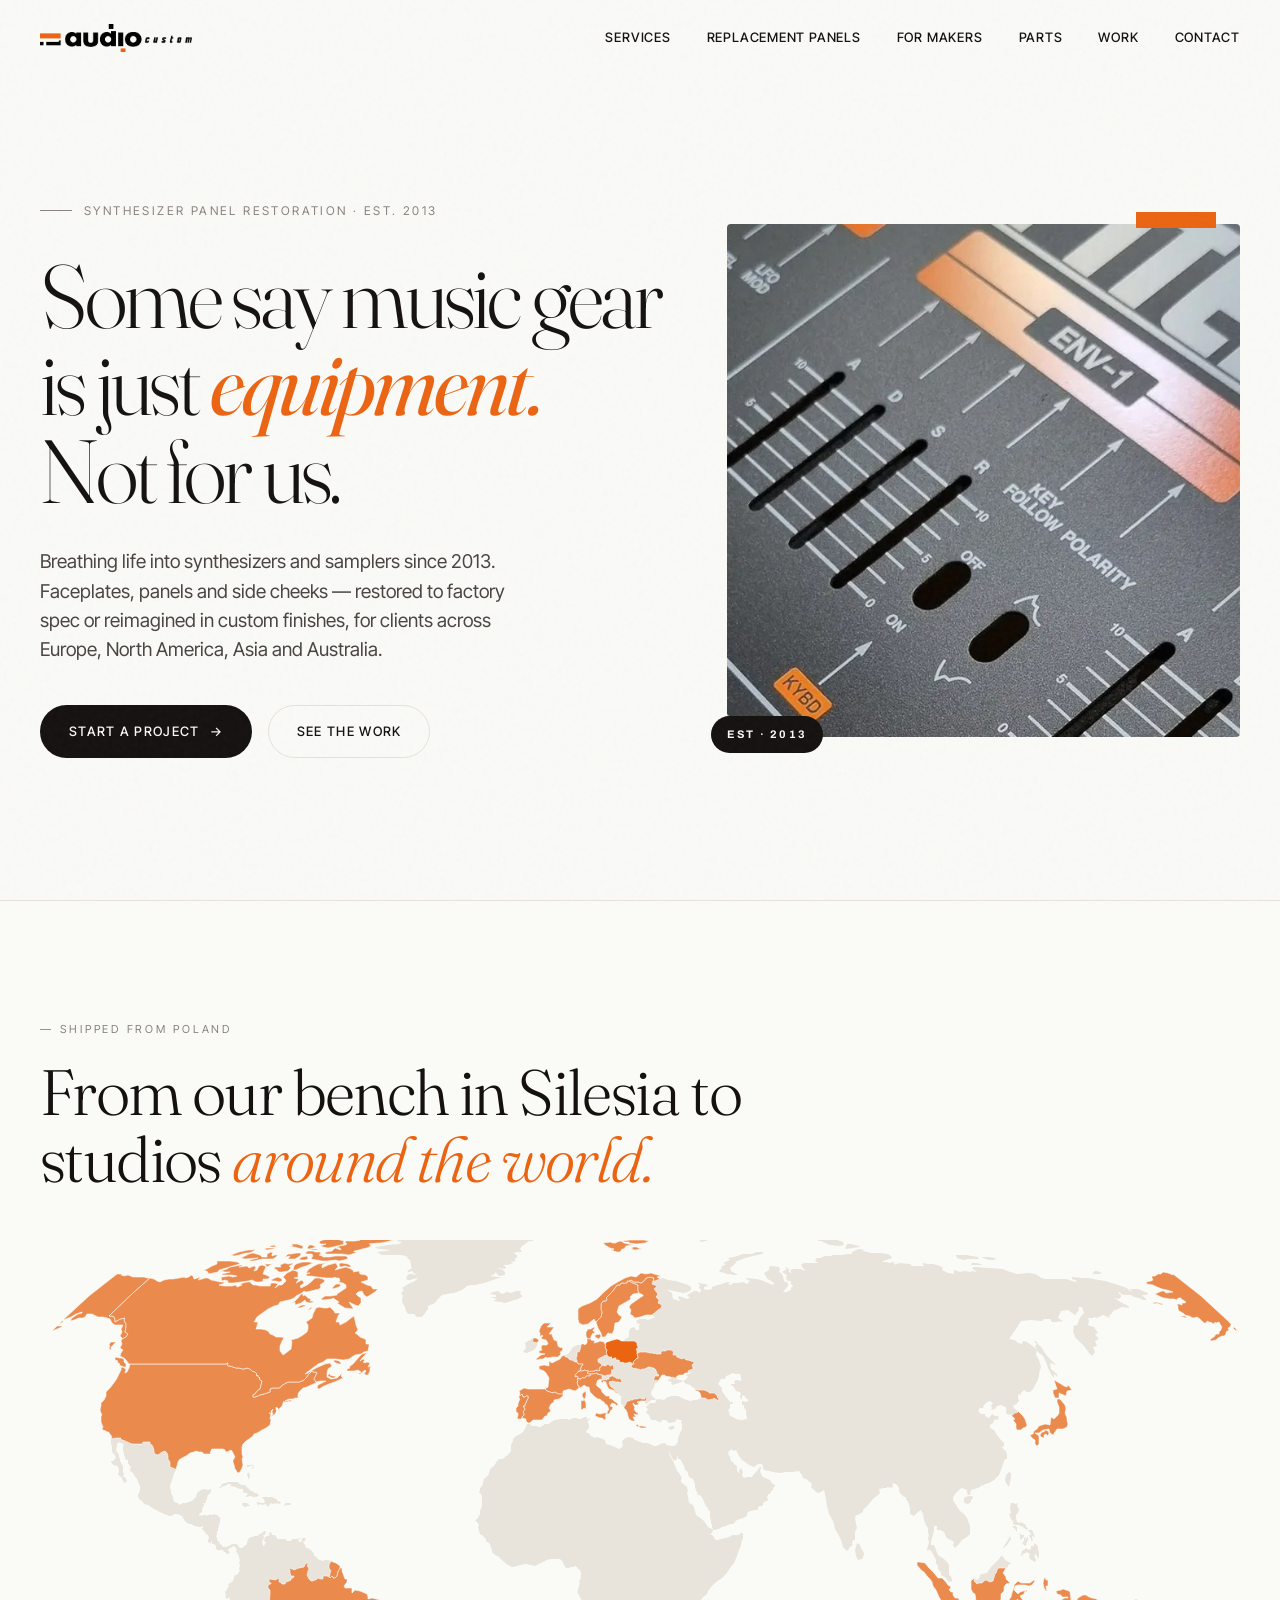
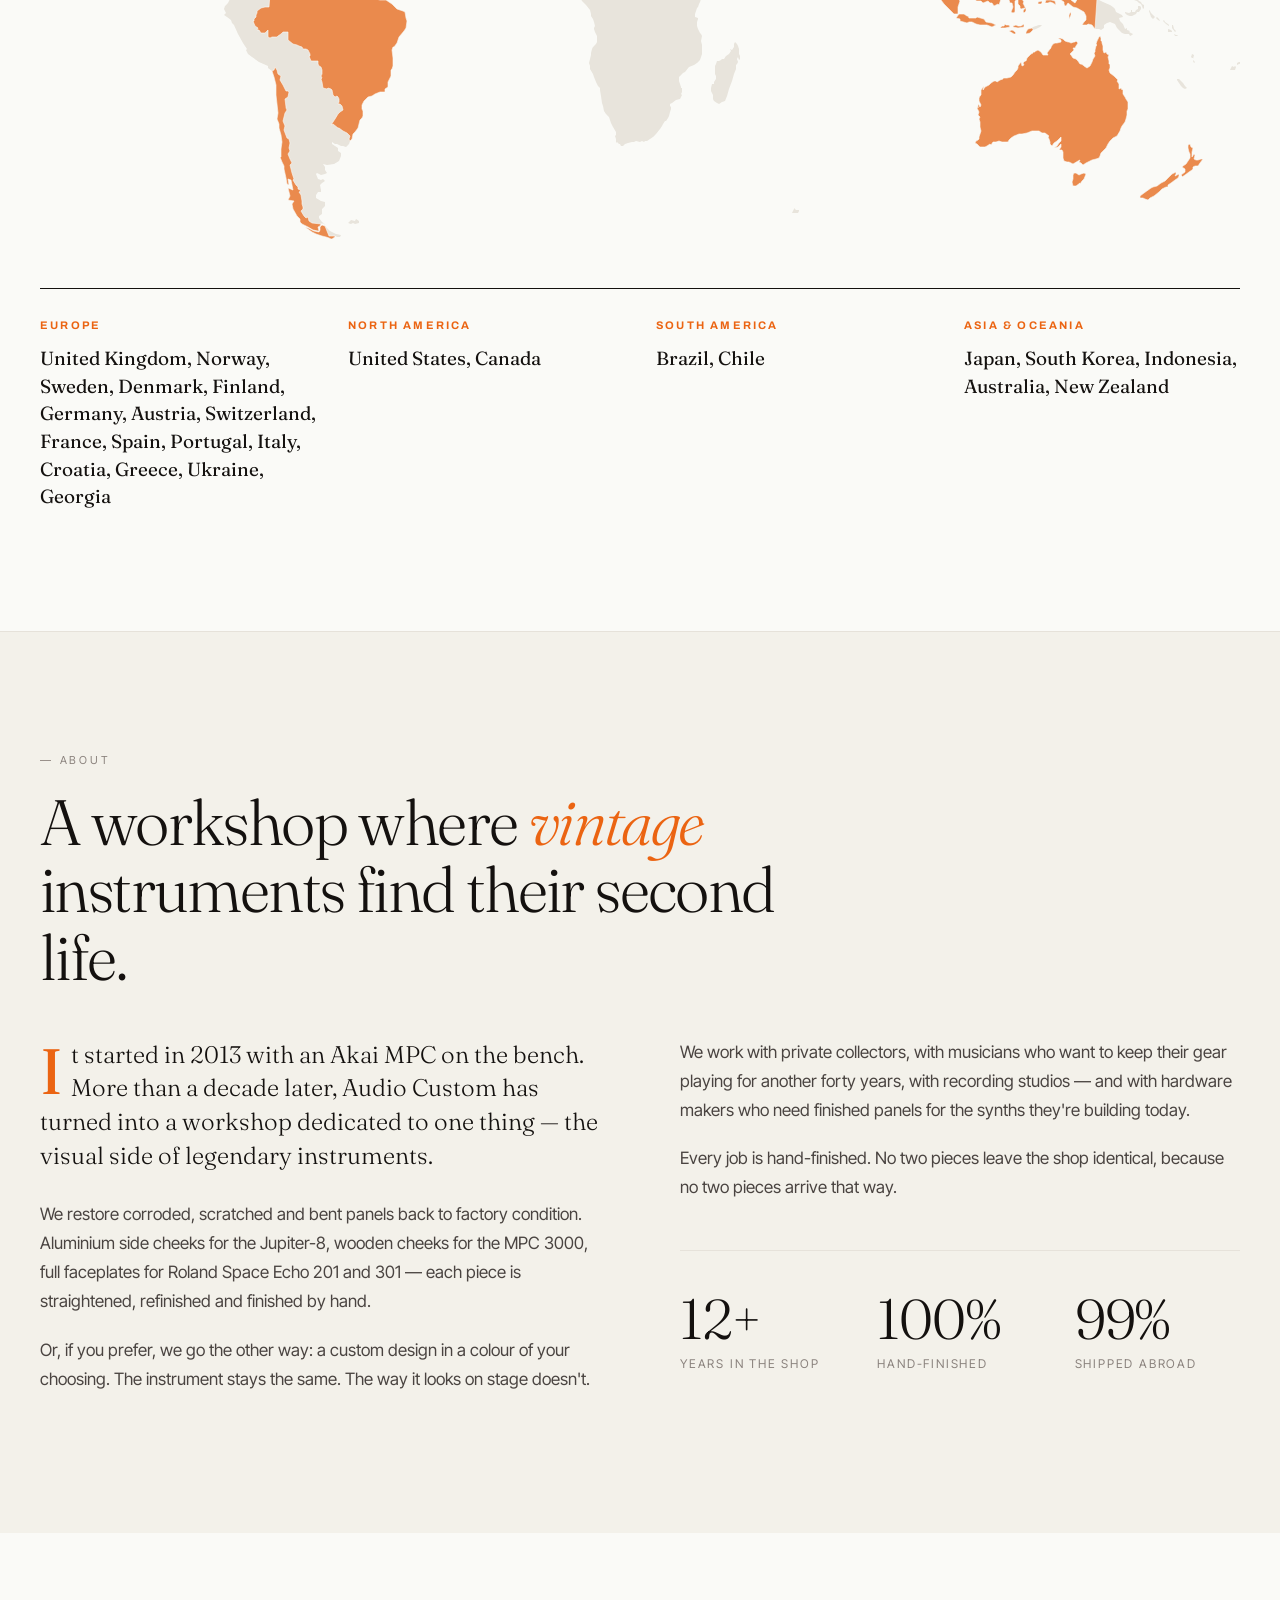
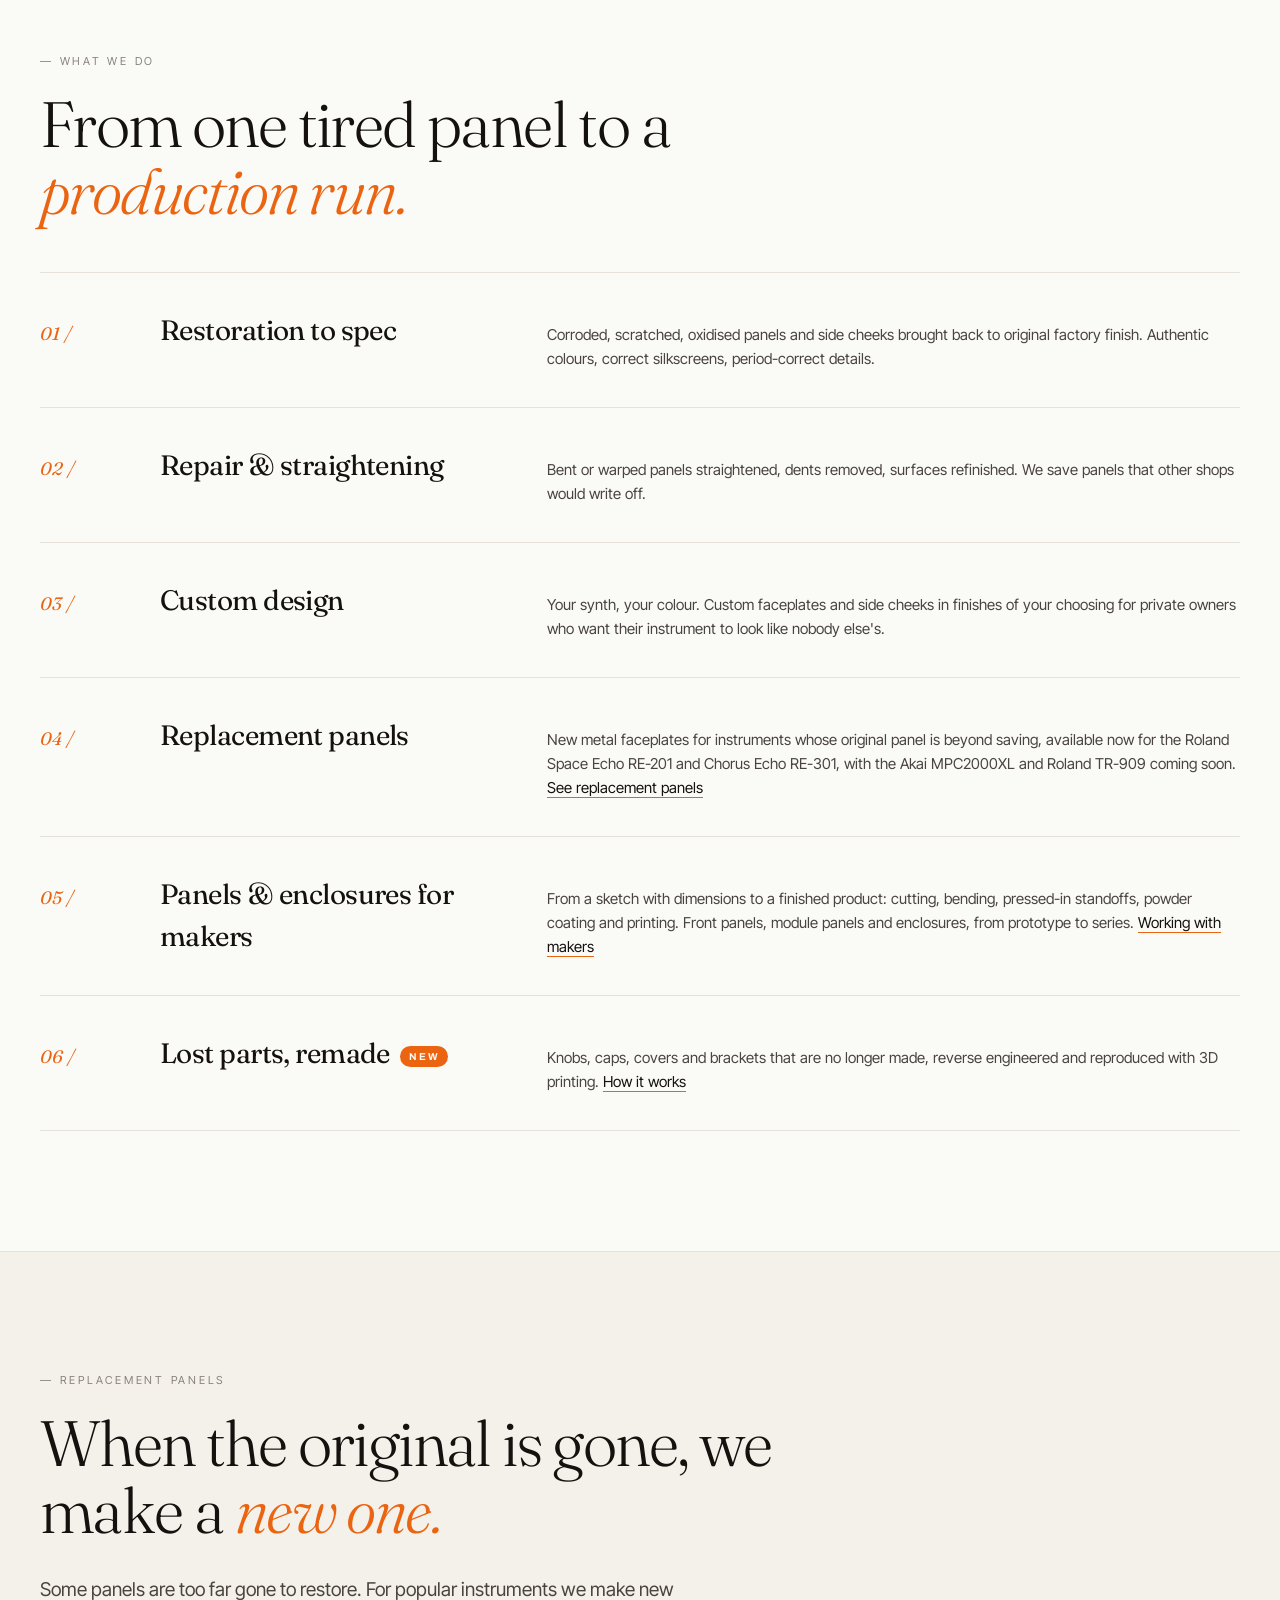
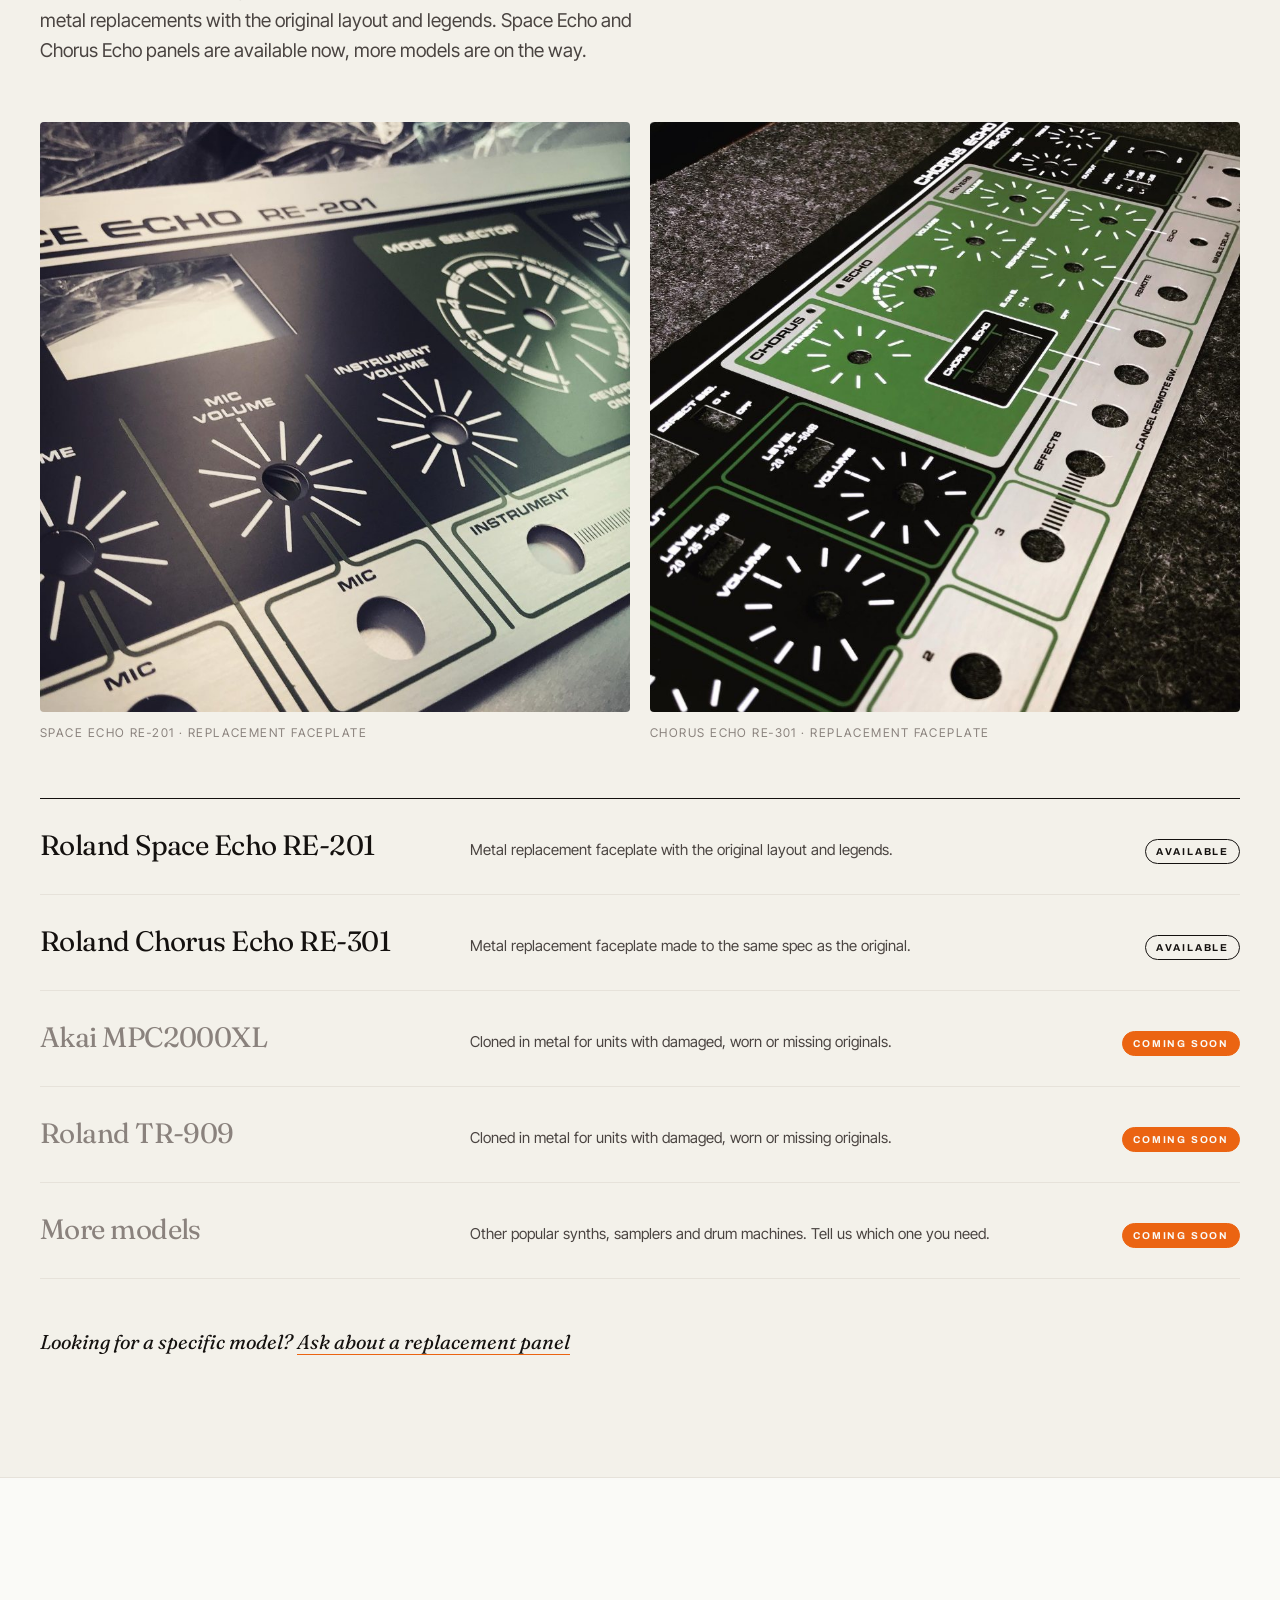
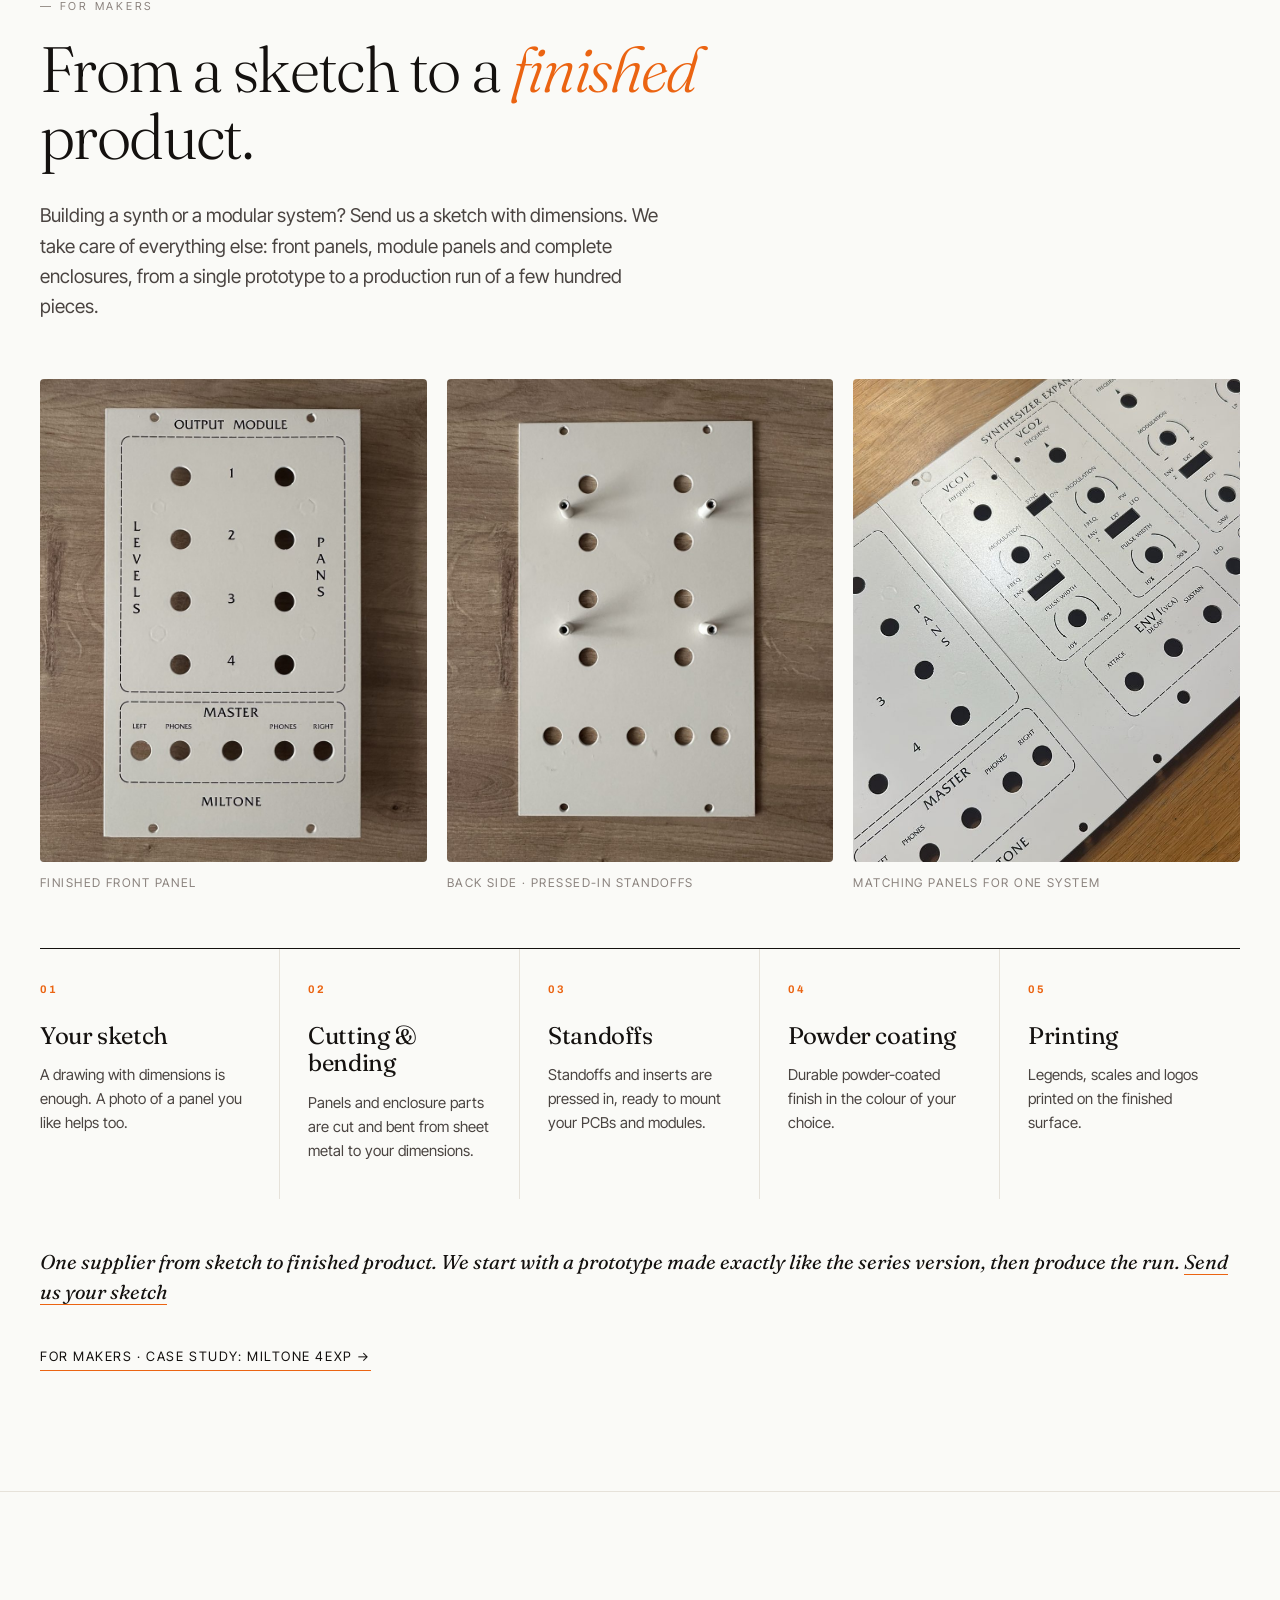
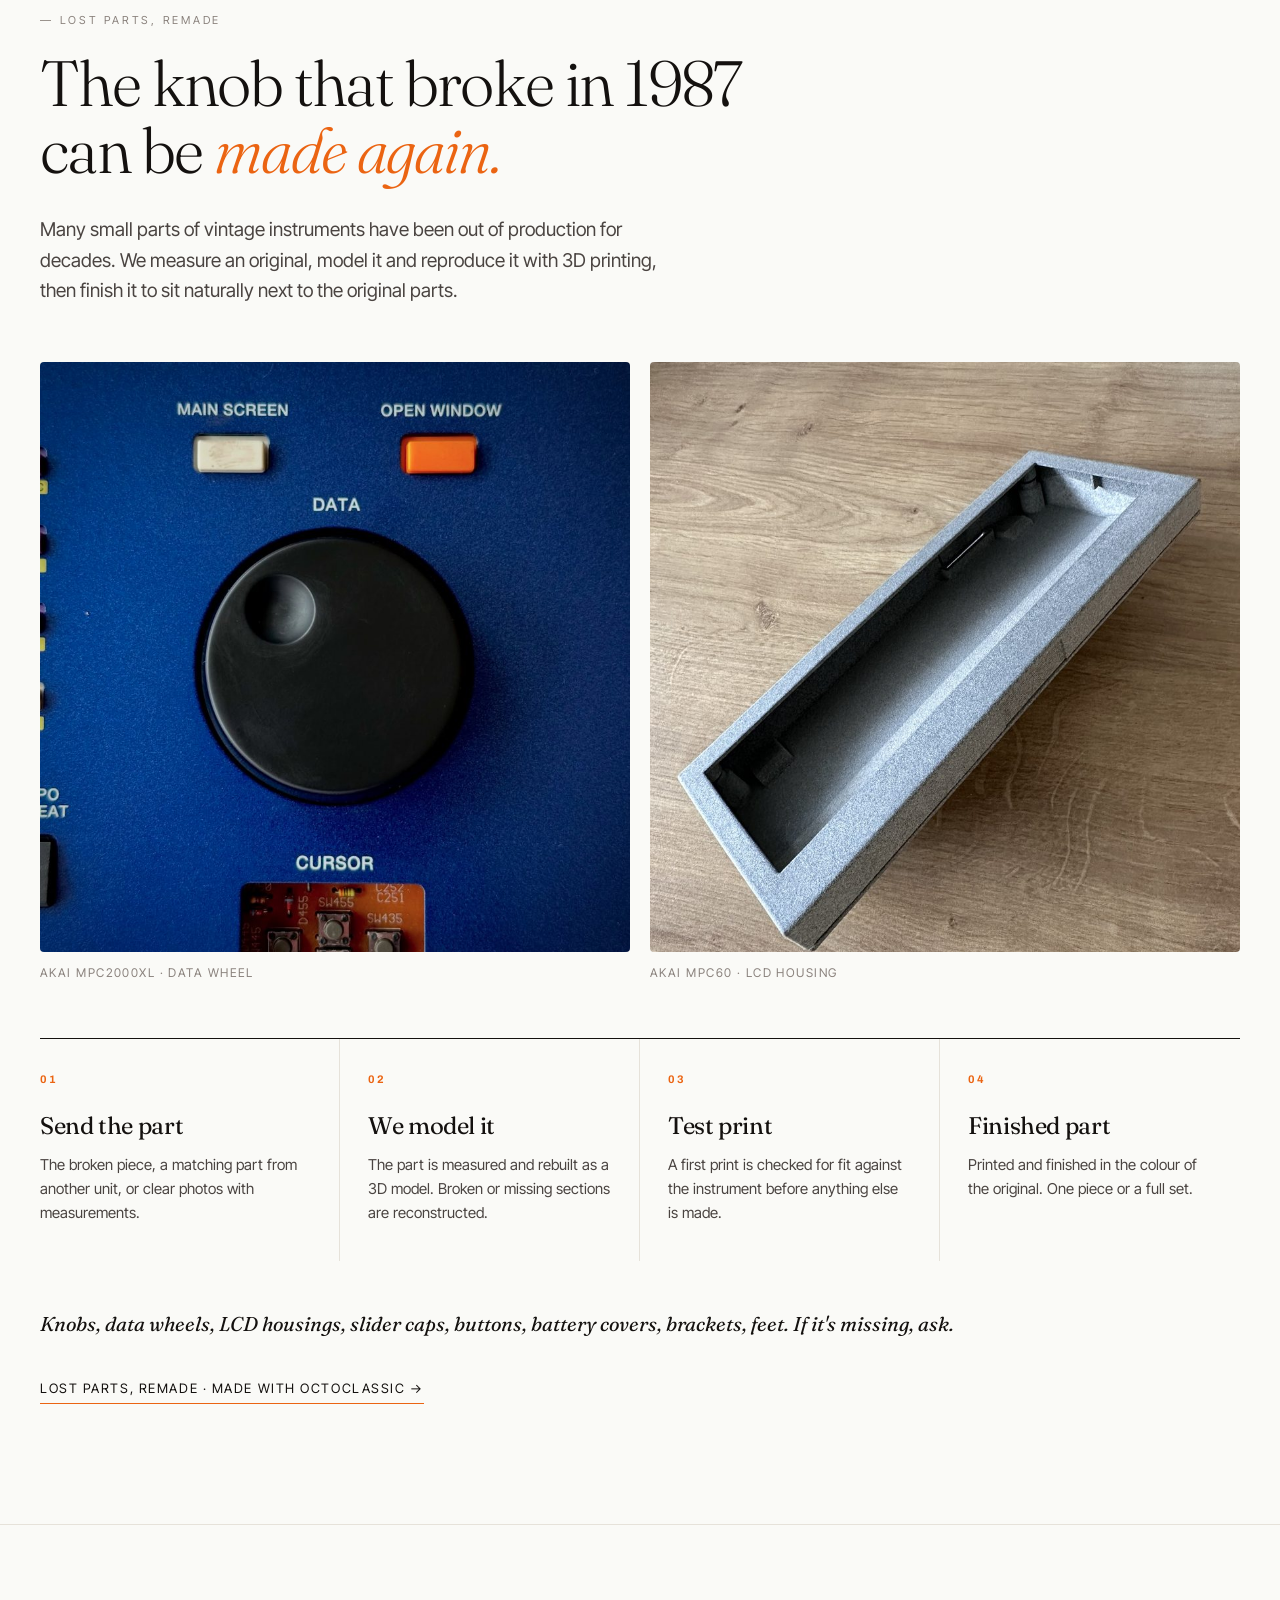
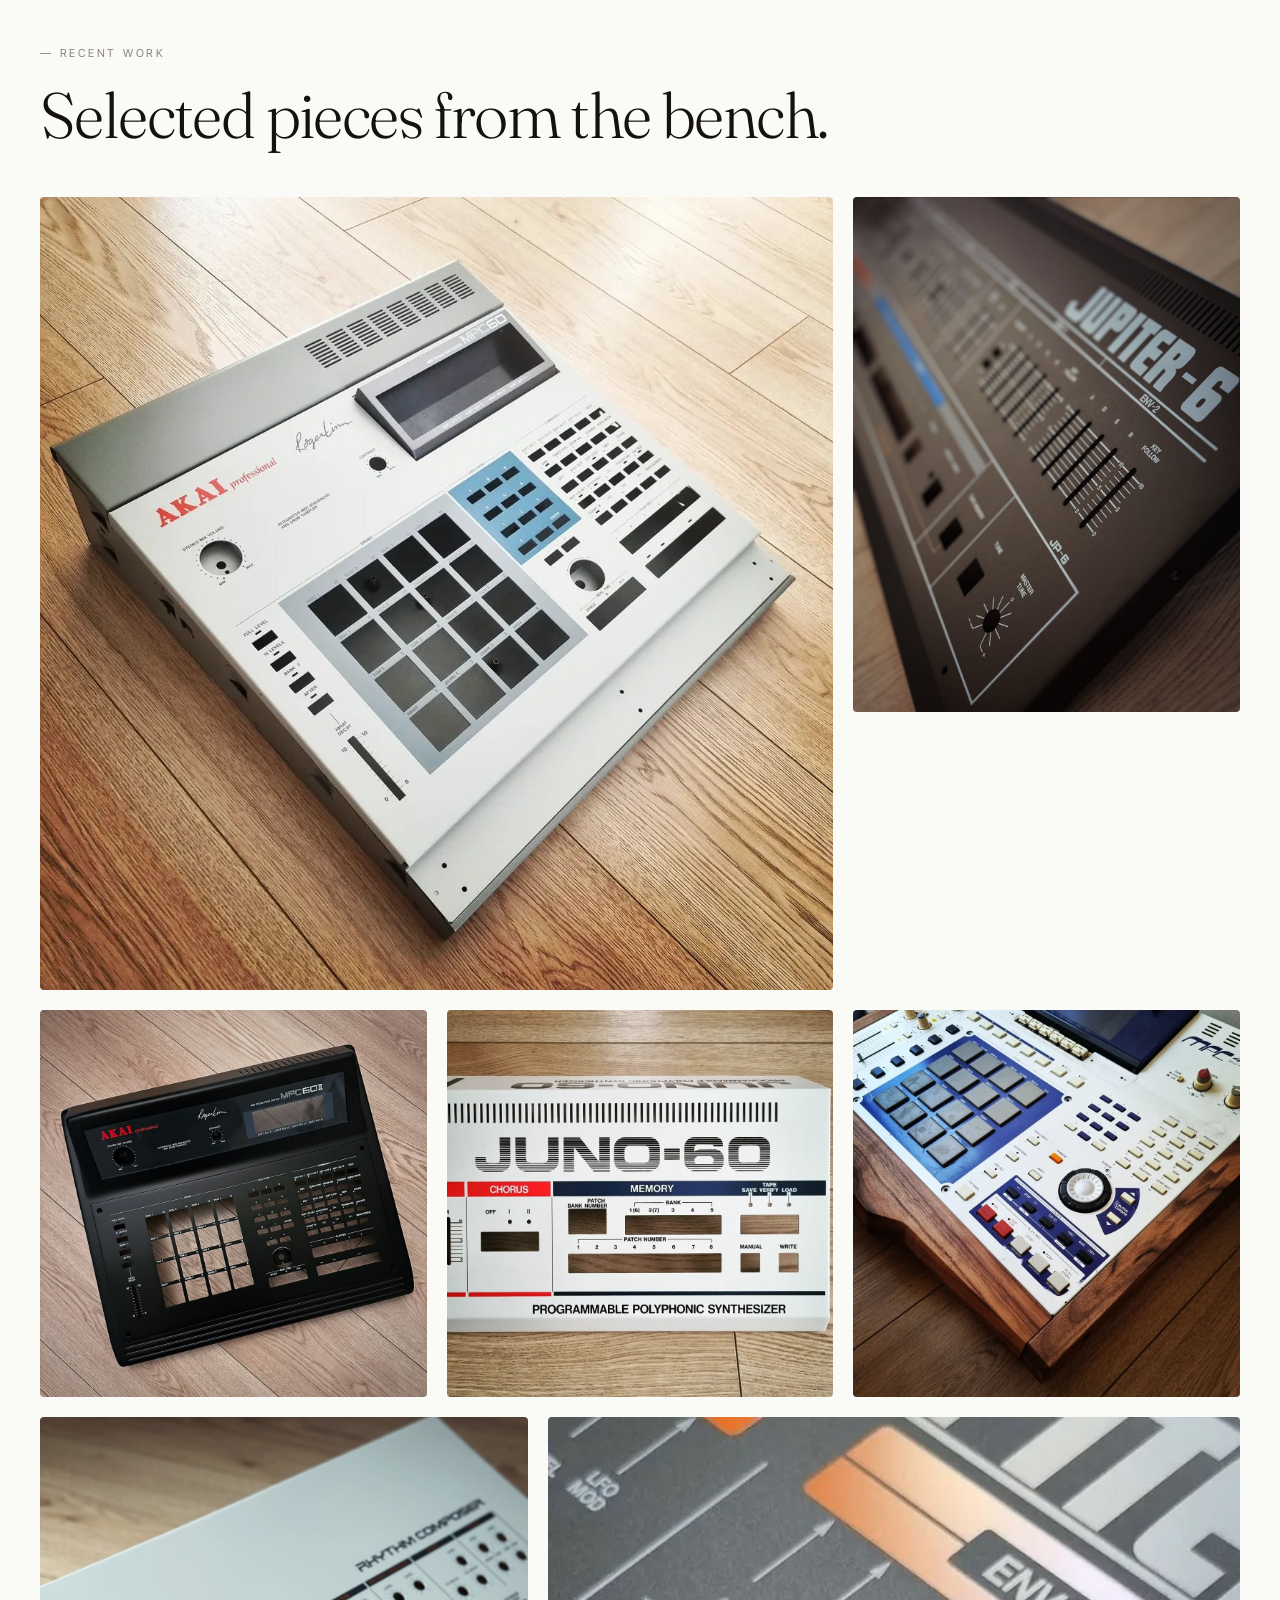
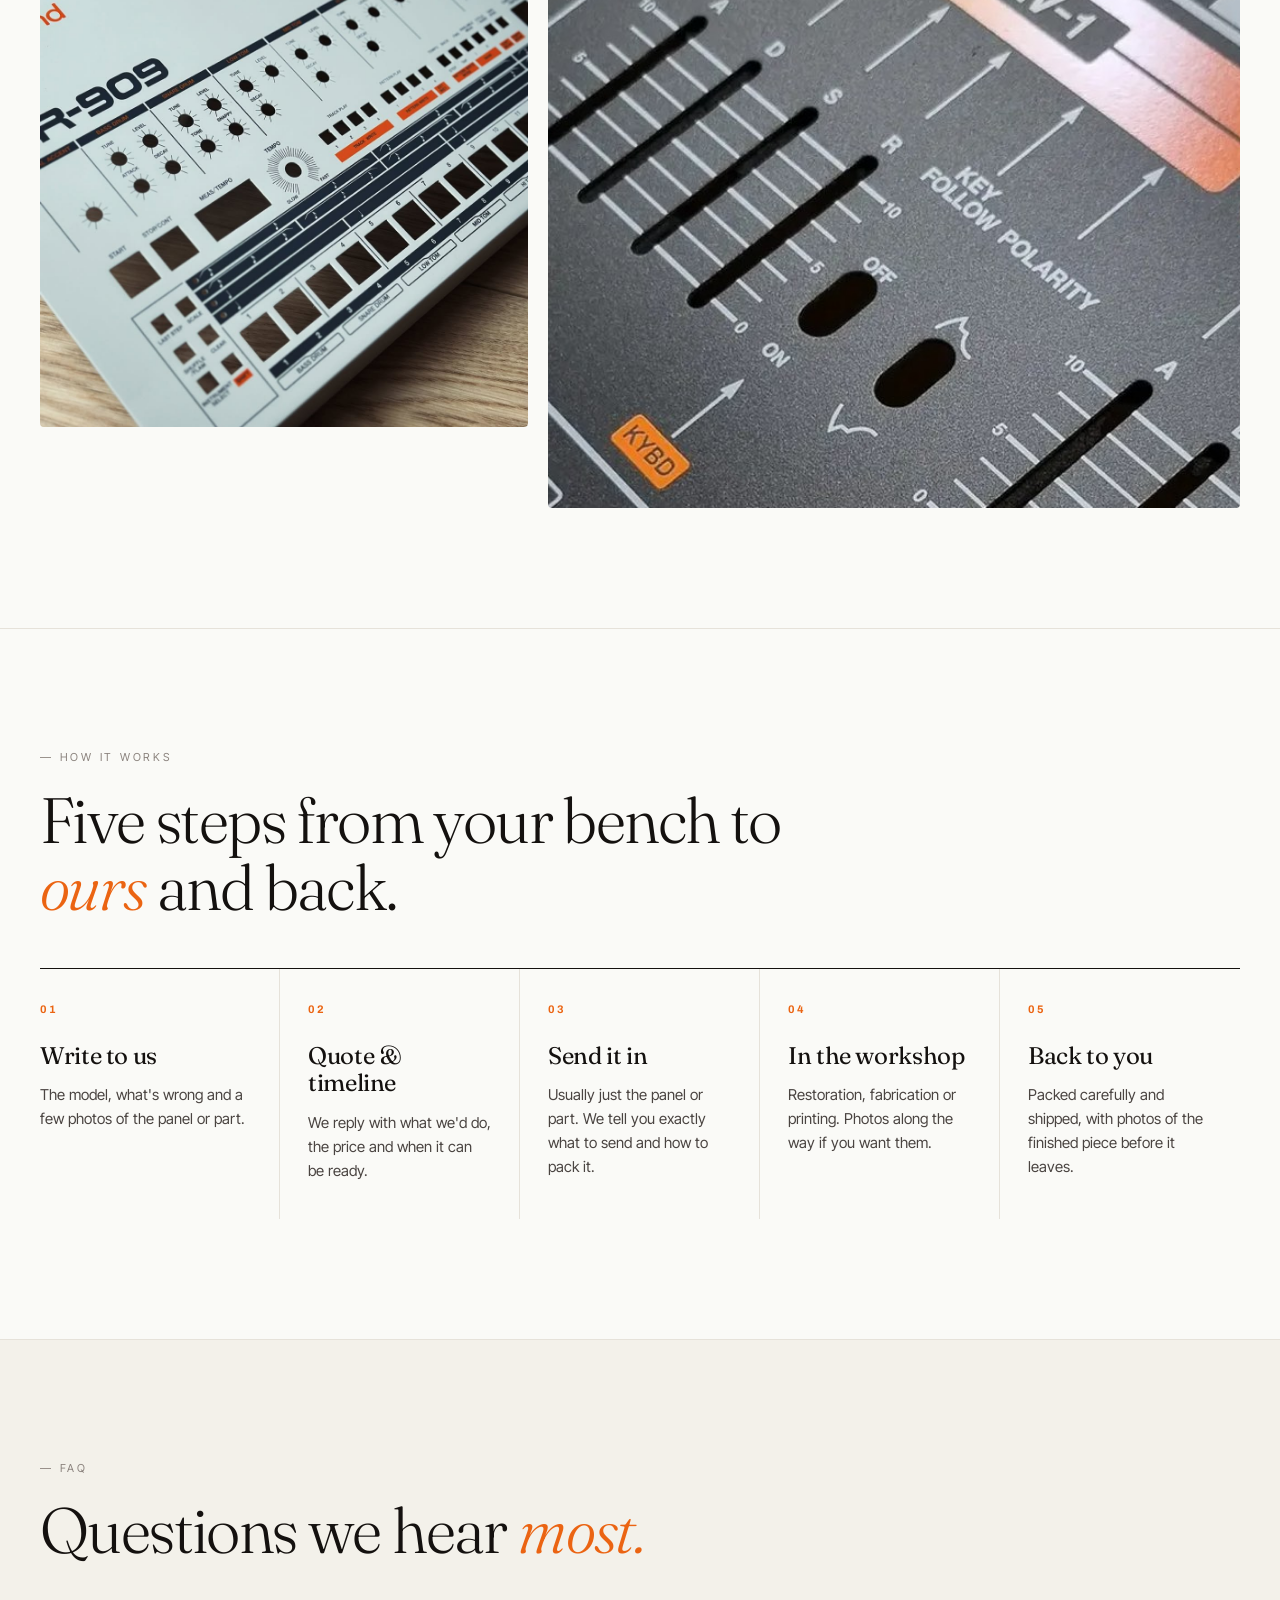
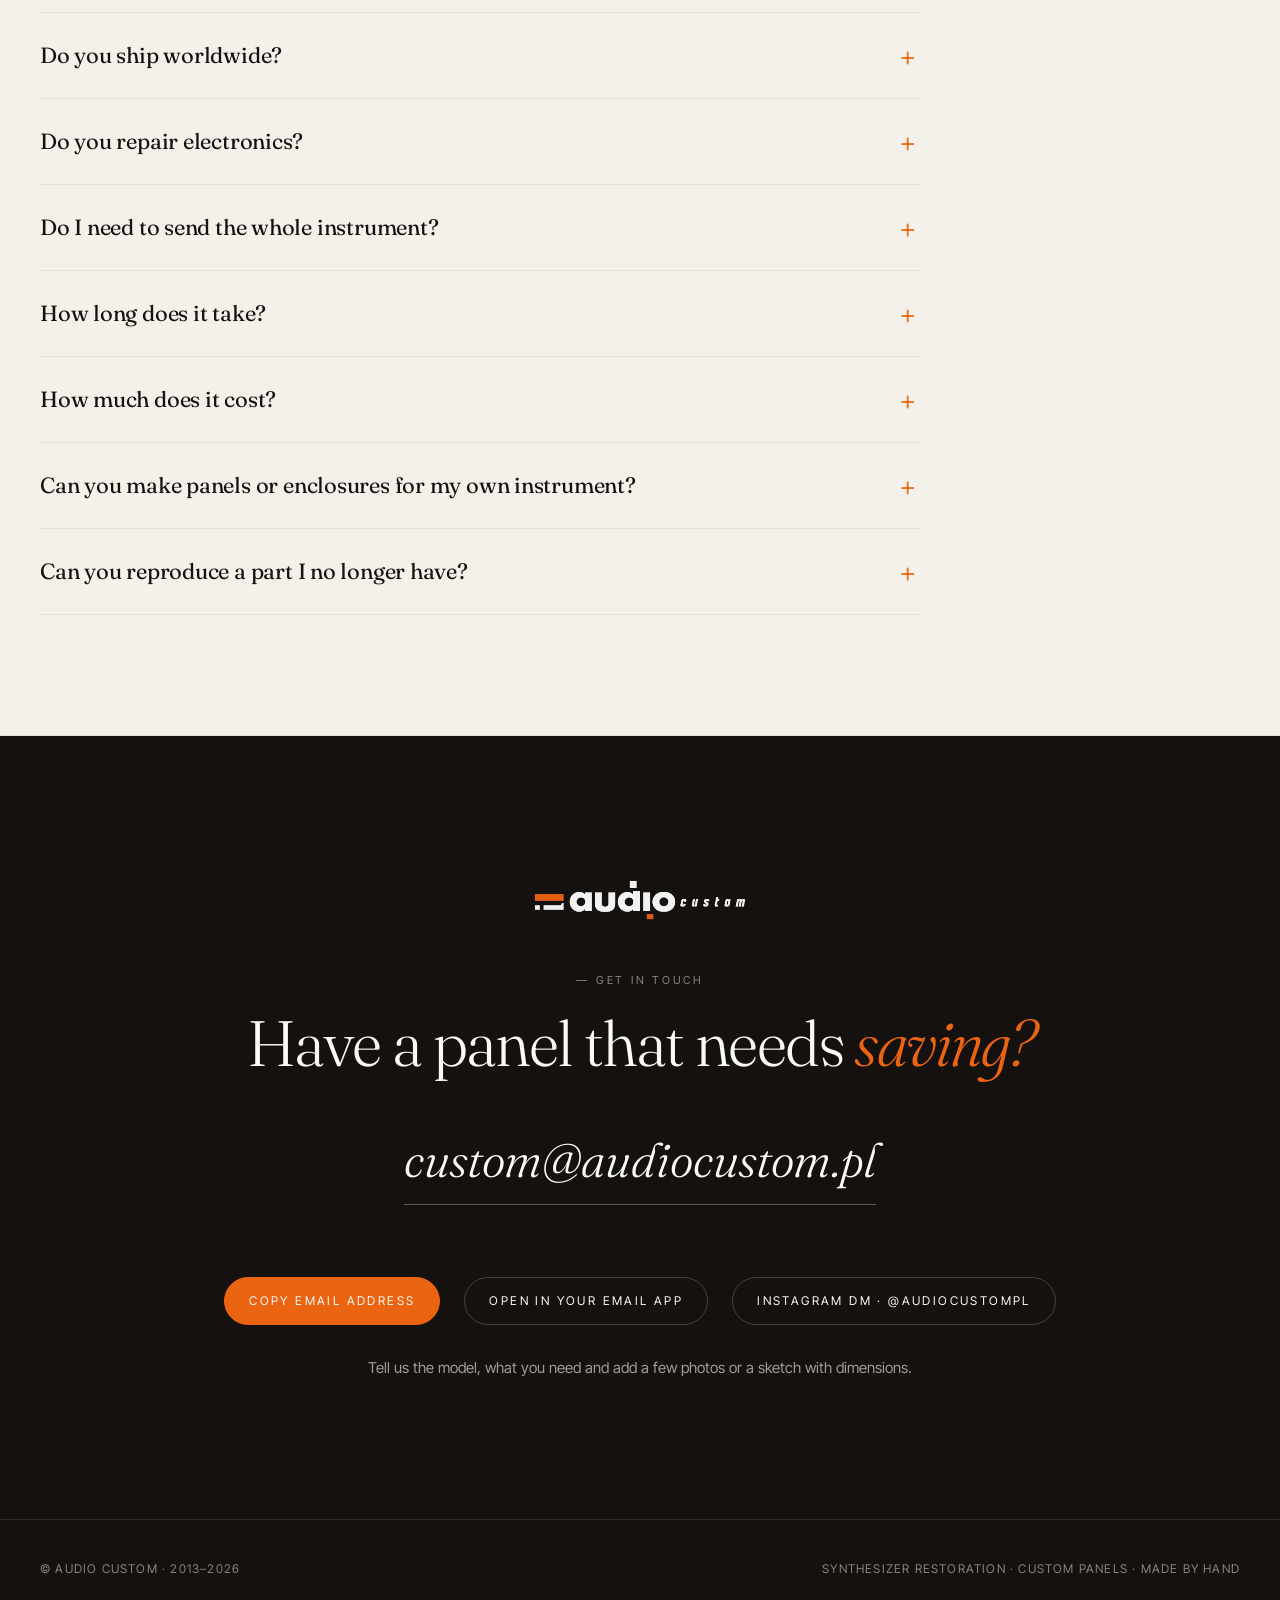
<file: index.html>
<!DOCTYPE html>
<html lang="en">
<head>
<meta charset="UTF-8" />
<meta name="viewport" content="width=device-width, initial-scale=1.0" />

<!-- ============ PRIMARY SEO ============ -->
<title>Synth Panel Restoration &amp; Replacement Panels | Audio Custom</title>
<meta name="description" content="Synth panel restoration since 2013. Replacement panels for Space Echo RE-201 &amp; Chorus Echo RE-301, custom panels and enclosures for makers. Ships worldwide." />
<meta name="keywords" content="synthesizer restoration, synth panel restoration, vintage synth restoration, replacement synth panels, Space Echo RE-201 panel, Chorus Echo RE-301 panel, MPC2000XL panel, TR-909 panel, custom synthesizer panels, synth enclosures, Eurorack panels, front panels for synth makers, powder coated panels, 3D printed synth knobs, Akai MPC restoration, Roland Jupiter-8 panel, Juno-60 panel" />
<meta name="author" content="Audio Custom" />
<meta name="robots" content="index, follow, max-image-preview:large" />

<!-- Canonical -->
<link rel="canonical" href="https://audiocustom.pl/" />


<!-- ============ OPEN GRAPH (Facebook, LinkedIn, etc.) ============ -->
<meta property="og:type" content="website" />
<meta property="og:url" content="https://audiocustom.pl/" />
<meta property="og:title" content="Audio Custom · Synth Panel Restoration, Replacement Panels &amp; Enclosures" />
<meta property="og:description" content="Restoration, replacement panels and custom enclosures for synthesizers and samplers. From a sketch to a finished product. Since 2013, shipped worldwide." />
<meta property="og:image" content="https://audiocustom.pl/og-image.jpg" />
<meta property="og:image:width" content="1200" />
<meta property="og:image:height" content="630" />
<meta property="og:image:alt" content="Restored Roland Jupiter-8 panel by Audio Custom" />
<meta property="og:site_name" content="Audio Custom" />
<meta property="og:locale" content="en_US" />

<!-- ============ TWITTER CARD ============ -->
<meta name="twitter:card" content="summary_large_image" />
<meta name="twitter:title" content="Audio Custom · Synth Panel Restoration, Replacement Panels &amp; Enclosures" />
<meta name="twitter:description" content="Restoration, replacement panels and custom enclosures for synthesizers and samplers. From a sketch to a finished product. Since 2013, shipped worldwide." />
<meta name="twitter:image" content="https://audiocustom.pl/og-image.jpg" />

<!-- ============ FAVICONS ============ -->
<link rel="icon" type="image/png" sizes="32x32" href="favicon-32.png" />
<link rel="icon" type="image/png" sizes="16x16" href="favicon-16.png" />
<link rel="apple-touch-icon" sizes="180x180" href="apple-touch-icon.png" />
<meta name="theme-color" content="#14110f" />

<!-- ============ SCHEMA.ORG STRUCTURED DATA ============ -->
<script type="application/ld+json">
{
  "@context": "https://schema.org",
  "@type": "LocalBusiness",
  "@id": "https://audiocustom.pl/#business",
  "name": "Audio Custom",
  "alternateName": "Audio Custom — Synthesizer Restoration",
  "description": "Synthesizer restoration workshop specializing in faceplates, panels and side cheeks for vintage and modern synthesizers and samplers. Restoration to factory spec or custom finishes.",
  "url": "https://audiocustom.pl/",
  "image": "https://audiocustom.pl/og-image.jpg",
  "logo": "https://audiocustom.pl/logo.png",
  "email": "custom@audiocustom.pl",
  "foundingDate": "2013",
  "priceRange": "$$",
  "address": {
    "@type": "PostalAddress",
    "addressCountry": "PL"
  },
  "sameAs": [
    "https://instagram.com/audiocustompl"
  ],
  "areaServed": [
    {"@type": "Place", "name": "Europe"},
    {"@type": "Place", "name": "North America"},
    {"@type": "Place", "name": "Asia"},
    {"@type": "Place", "name": "Australia"}
  ],
  "knowsAbout": [
    "Synthesizer restoration",
    "Vintage synthesizer panels",
    "Custom faceplates",
    "Roland Jupiter-8",
    "Roland Juno-6",
    "Roland Juno-60",
    "Roland Space Echo",
    "Akai MPC",
    "Korg MonoPoly",
    "LinnDrum"
  ],
  "makesOffer": [
    {
      "@type": "Offer",
      "itemOffered": {
        "@type": "Service",
        "name": "Synthesizer panel restoration to factory spec",
        "description": "Corroded, scratched, oxidised panels and side cheeks restored to original factory finish."
      }
    },
    {
      "@type": "Offer",
      "itemOffered": {
        "@type": "Service",
        "name": "Panel repair and straightening",
        "description": "Bent or warped panels straightened, dents removed, surfaces refinished."
      }
    },
    {
      "@type": "Offer",
      "itemOffered": {
        "@type": "Service",
        "name": "Custom synthesizer panel design",
        "description": "Custom faceplates and side cheeks in finishes of your choosing for private owners and hardware manufacturers."
      }
    },
    {
      "@type": "Offer",
      "itemOffered": {
        "@type": "Product",
        "name": "Replacement synthesizer panels",
        "description": "Metal replacement faceplates with the original layout and legends: Roland Space Echo RE-201 and Chorus Echo RE-301 available; Akai MPC2000XL and Roland TR-909 coming soon."
      }
    },
    {
      "@type": "Offer",
      "itemOffered": {
        "@type": "Service",
        "name": "Front panels, module panels and enclosures for synthesizer makers",
        "description": "Front panels, module panels and lacquered sheet-metal enclosures for custom synthesizers, from prototype to production run."
      }
    },
    {
      "@type": "Offer",
      "itemOffered": {
        "@type": "Service",
        "name": "Reverse engineering and 3D-printed replacement parts",
        "description": "Discontinued knobs, caps, covers and brackets for vintage instruments, measured, modelled and reproduced with 3D printing."
      }
    }
  ]
}
</script>

<script type="application/ld+json">
{
  "@context": "https://schema.org",
  "@type": "FAQPage",
  "mainEntity": [
    {
      "@type": "Question",
      "name": "Do you ship worldwide?",
      "acceptedAnswer": {
        "@type": "Answer",
        "text": "Yes. About 99% of our work goes abroad: to clients across Europe, North America, Asia and Australia. Panels and parts are packed for long-distance transit and we agree the shipping method with you for each job. Distance is not a problem, it's how we work every day."
      }
    },
    {
      "@type": "Question",
      "name": "Do you repair electronics?",
      "acceptedAnswer": {
        "@type": "Answer",
        "text": "No. We work on the visual side only: panels, side cheeks, enclosures and small parts. Electronic repairs stay with your technician, and we're happy to work alongside them."
      }
    },
    {
      "@type": "Question",
      "name": "Do I need to send the whole instrument?",
      "acceptedAnswer": {
        "@type": "Answer",
        "text": "Usually not. Most jobs need only the panel, the side cheeks or the part itself. Tell us the model and the job, and we'll say exactly what to send."
      }
    },
    {
      "@type": "Question",
      "name": "How long does it take?",
      "acceptedAnswer": {
        "@type": "Answer",
        "text": "It depends on the job and the queue. You get a timeline together with the quote, before anything is sent."
      }
    },
    {
      "@type": "Question",
      "name": "How much does it cost?",
      "acceptedAnswer": {
        "@type": "Answer",
        "text": "Every job is quoted individually, because every panel arrives in a different condition. Send photos and we'll give you a price."
      }
    },
    {
      "@type": "Question",
      "name": "Can you make panels or enclosures for my own instrument?",
      "acceptedAnswer": {
        "@type": "Answer",
        "text": "Yes, from a single prototype to a production run of a few hundred pieces. A sketch with dimensions is enough. We handle cutting, bending, standoffs, powder coating and printing. Tell us the quantity you have in mind. More for makers"
      }
    },
    {
      "@type": "Question",
      "name": "Can you reproduce a part I no longer have?",
      "acceptedAnswer": {
        "@type": "Answer",
        "text": "Often yes. We need something to measure: a matching part from another unit, or clear photos with dimensions. How part reproduction works"
      }
    }
  ]
}
</script>

<!-- ============ FONTS ============ -->
<link rel="preconnect" href="https://fonts.googleapis.com">
<link rel="preconnect" href="https://fonts.gstatic.com" crossorigin>
<link href="https://fonts.googleapis.com/css2?family=Fraunces:ital,opsz,wght@0,9..144,300;0,9..144,400;0,9..144,500;0,9..144,600;1,9..144,400&family=Inter+Tight:wght@300;400;500;600&family=Archivo:wght@500;700;900&display=swap" rel="stylesheet">

<link rel="stylesheet" href="/site.css" />
</head>
<body>

<nav id="nav">
  <a href="/" class="logo" aria-label="Audio Custom home"><img src="/logo.png" alt="Audio Custom" width="1662" height="306" /></a>
  <button type="button" class="menu-toggle" aria-expanded="false" aria-controls="nav-links">Menu</button>
  <div class="nav-links" id="nav-links">
    <a href="/#services">Services</a>
    <a href="/#replacement">Replacement panels</a>
    <a href="/makers/">For makers</a>
    <a href="/parts/">Parts</a>
    <a href="/#gallery">Work</a>
    <a href="#contact">Contact</a>
  </div>
</nav>

<!-- ============ HERO ============ -->
<header class="hero">
  <div class="hero-text">
    <div class="eyebrow">Synthesizer panel restoration · Est. 2013</div>
    <h1>Some say music gear is just <em>equipment.</em><br/>Not for us.</h1>
    <p class="lead">Breathing life into synthesizers and samplers since 2013. Faceplates, panels and side cheeks — restored to factory spec or reimagined in custom finishes, for clients across Europe, North America, Asia and Australia.</p>
    <div class="cta-row">
      <a href="#contact" class="btn btn-primary">Start a project <span class="arrow">→</span></a>
      <a href="#gallery" class="btn btn-ghost">See the work</a>
    </div>
  </div>

  <div class="hero-image">
    <img src="hero.jpg" alt="Restored Roland Jupiter-8 panel detail" fetchpriority="high" width="1200" height="630" />
  </div>
</header>

<!-- ============ ROUTES ============ -->
<section class="routes" id="worldwide">
  <div class="routes-wrap">
    <div class="section-label">— Shipped from Poland</div>
    <h2>From our bench in Silesia to studios <em>around the world.</em></h2>
    <svg class="routes-map" viewBox="0 0 1200 600" role="img" aria-labelledby="routes-title">
<title id="routes-title">Map of routes from our workshop in Poland to clients in Austria, Germany, Croatia, Denmark, Ukraine, Switzerland, Sweden, Italy, Finland, Norway, France, United Kingdom, Greece, Spain, Georgia, Portugal, USA, South Korea, Canada, Japan, Indonesia, Brazil, Chile, Australia, New Zealand</title>
<path class="land" d="M378,693L379,695L379,696L373,696L368,696L363,695L363,695L361,694L367,694L373,694L373,693L374,692ZM1072,691L1066,692L1065,690L1065,689L1066,689L1065,688L1069,687L1073,687L1074,689L1074,690ZM411,686L416,688L418,690L420,691L421,693L418,694L414,695L410,695L405,696L398,696L394,695L393,694L398,693L399,692L400,690L400,689L401,688L402,686L403,686L407,686ZM184,670L189,671L191,670L191,671L189,672L185,672L181,671L180,670ZM172,670L178,672L176,671L172,671L167,670L168,669ZM242,664L246,665L249,664L252,667L250,666L246,666L243,666L239,667L235,666L232,664L233,664L238,664ZM328,661L330,662L330,664L330,665L327,666L325,667L321,666L321,665L318,666L315,666L312,665L311,663L313,662L315,661L318,662L318,660L317,658L315,655L315,653L317,653L320,654L322,656L324,657L326,659ZM164,707L173,708L181,708L185,708L190,707L187,706L177,706L167,705L162,704L153,704L150,702L148,701L147,700L143,699L139,699L134,696L134,696L138,696L144,697L147,696L149,695L149,694L146,693L141,692L135,691L129,691L123,690L122,690L110,683L110,683L110,683L115,684L119,684L121,683L123,682L125,681L128,681L126,680L123,678L122,677L125,676L128,678L132,677L134,676L137,676L141,676L143,675L145,674L148,673L150,673L153,674L156,673L161,674L165,674L168,673L172,674L177,674L180,674L185,674L189,674L193,674L194,673L197,672L201,673L204,672L206,671L209,672L211,673L215,675L216,674L221,675L225,675L230,676L233,676L236,676L241,676L245,676L250,677L249,675L246,674L244,673L240,672L237,671L235,670L231,667L234,667L238,668L241,667L245,668L249,669L252,670L256,671L259,670L262,669L265,669L269,670L273,670L272,667L276,668L280,669L283,669L287,670L291,670L295,671L299,672L300,670L300,669L304,670L308,670L311,671L314,672L318,672L320,671L322,670L325,669L329,669L332,668L335,668L335,666L335,665L333,663L332,662L329,660L328,659L326,658L325,656L324,655L324,653L325,651L324,650L322,648L321,647L321,645L322,644L323,642L325,641L327,640L327,638L328,637L329,636L332,636L333,635L335,634L337,633L339,632L340,631L342,631L345,632L344,633L342,634L341,635L338,634L336,635L334,636L333,637L332,638L332,639L333,641L335,642L334,643L331,644L330,645L329,646L328,648L329,649L331,651L333,652L336,653L339,654L342,656L343,657L345,659L347,660L349,661L352,665L353,666L354,668L356,669L357,671L357,672L356,674L353,674L352,675L351,677L348,678L345,679L342,679L339,680L338,681L333,682L329,681L324,682L320,682L322,683L327,684L331,685L333,686L331,687L326,687L323,687L325,689L326,690L330,691L332,692L337,694L343,694L349,695L353,696L359,697L366,697L374,698L379,699L385,700L389,701L391,702L393,701L397,701L400,700L405,699L408,698L415,698L422,699L427,699L428,698L431,697L437,697L442,696L447,696L452,695L457,695L461,694L458,693L456,692L456,690L451,691L445,691L440,691L439,690L437,687L438,687L442,686L446,685L449,684L451,683L453,682L457,681L460,681L462,680L466,680L470,680L473,679L476,678L479,677L483,676L485,675L487,674L487,672L484,672L485,670L486,669L489,668L492,667L494,666L496,665L497,663L499,662L502,662L504,663L508,664L508,662L509,661L512,661L513,662L517,663L520,662L524,662L527,662L529,663L532,662L534,661L538,661L541,660L544,659L547,659L549,658L551,657L553,658L556,657L559,659L560,660L564,660L565,658L568,657L572,657L573,659L575,657L578,657L582,657L585,657L588,657L592,657L593,659L595,660L598,659L602,659L605,659L608,659L611,658L614,658L617,657L620,656L623,656L625,655L627,653L629,651L632,652L633,653L635,654L638,654L640,655L642,656L646,655L647,654L650,653L653,652L656,651L659,650L662,650L664,649L667,648L670,648L673,647L675,646L678,646L680,645L681,644L684,643L687,642L690,641L693,641L695,641L698,641L700,643L700,644L703,646L704,647L708,647L710,648L712,649L715,649L717,649L720,647L723,648L726,648L728,649L731,649L734,649L735,653L735,654L734,656L731,657L728,658L728,660L732,660L731,661L729,663L727,664L729,665L732,666L736,665L738,664L739,662L741,661L743,660L744,658L747,657L749,656L752,656L755,656L758,655L760,654L762,652L764,651L768,650L771,649L773,648L775,647L777,646L780,647L783,646L786,646L789,646L792,645L795,642L795,643L796,645L798,646L801,646L804,646L807,646L810,646L812,646L814,646L816,647L819,646L823,646L826,646L828,646L831,645L833,644L836,643L841,640L843,640L845,641L846,643L849,645L852,645L854,645L858,645L862,644L865,643L867,642L871,642L874,641L876,642L877,643L878,644L881,644L883,645L886,646L889,647L893,646L896,645L899,644L902,643L904,644L907,644L910,644L913,644L915,644L918,645L921,644L925,643L928,643L932,643L935,643L938,642L940,640L941,639L942,640L942,642L941,643L942,645L944,645L947,645L951,645L954,645L958,645L961,645L965,645L968,645L969,646L968,648L969,649L971,650L974,651L977,652L980,652L983,653L986,653L989,652L991,653L992,654L994,655L997,655L1000,656L1000,657L1003,658L1004,659L1006,660L1010,660L1013,660L1016,660L1020,660L1022,661L1024,662L1027,662L1028,664L1026,665L1023,666L1019,668L1017,669L1014,671L1010,671L1006,673L1002,673L999,675L996,676L992,677L989,679L987,680L985,682L983,683L983,684L982,686L982,687L986,687L985,689L980,689L975,690L970,690L965,692L962,693L959,695L956,696L958,697L957,698L957,699L959,700L961,701L963,702L967,703L965,704L971,705L971,705L971,706L979,705L983,706L985,706L985,706L986,706L992,705L994,706L995,706L996,705L997,705L999,705L999,705L1000,705L1000,705L1001,706L1007,705L1008,705L1016,704L1017,705L1017,705L1019,706L1024,707L1027,707L1034,708L1044,707L1046,707L1023,712L994,715L605,715L216,715L187,712ZM1071,699L1070,698L1071,697L1069,696L1075,696L1076,696L1071,699ZM1088,690L1085,690L1086,689L1084,687L1084,686L1089,682L1090,683L1091,684L1096,683L1100,683L1088,690ZM290,591L296,594L301,595L300,597L297,597L295,596L295,597L292,599L289,598L286,597L282,596L276,594L272,592L265,587L268,588L274,591L279,592L280,590L280,587L282,585L285,586L287,588ZM316,579L319,581L319,583L315,584L313,583L311,584L308,583L311,580L315,581ZM758,573L752,573L753,571L754,569L754,568L756,570L759,570L759,571ZM1036,533L1039,535L1041,534L1044,533L1046,534L1044,539L1042,541L1040,544L1040,543L1036,546L1035,546L1033,546L1032,542L1033,539L1033,535L1034,533ZM1136,534L1135,536L1139,534L1139,536L1138,538L1135,540L1131,543L1128,545L1128,547L1126,547L1122,549L1119,552L1114,556L1110,558L1108,560L1105,559L1103,558L1100,558L1100,556L1104,553L1111,548L1113,547L1117,546L1121,543L1125,541L1128,538L1130,536L1132,534L1136,532ZM1152,512L1152,517L1154,514L1155,515L1154,519L1156,520L1158,520L1161,519L1163,519L1160,523L1158,526L1155,526L1153,527L1153,529L1152,530L1149,532L1145,535L1142,537L1142,536L1141,535L1145,532L1145,529L1142,527L1143,526L1146,524L1148,521L1150,518L1150,515L1150,514L1149,512L1148,508L1148,505L1150,504L1151,507L1153,508ZM1147,448L1145,449L1143,448L1141,446L1139,443L1137,440L1137,439L1139,439L1140,440L1142,442L1143,443L1145,446ZM1195,426L1196,427L1195,430L1192,430L1190,430L1191,428L1192,426L1194,427ZM1202,423L1199,424L1197,425L1197,423L1199,422L1200,422L1203,420L1203,420L1203,422ZM1155,422L1154,423L1153,421L1153,420ZM1154,415L1153,419L1153,418L1152,418L1151,417L1152,414ZM699,409L699,414L700,416L700,419L699,420L698,417L697,419L698,422L697,424L696,425L696,429L694,434L692,441L689,449L687,456L685,461L682,462L679,464L677,463L674,461L673,459L673,455L671,451L671,448L672,444L674,444L674,442L676,439L676,436L675,434L675,431L675,426L676,424L677,421L679,421L681,420L682,419L684,419L686,416L689,414L691,411L690,409L692,410L694,407L694,404L695,402L697,404L698,406ZM1063,410L1064,413L1066,412L1067,414L1069,415L1068,417L1069,421L1069,424L1070,424L1070,428L1069,430L1070,433L1074,436L1076,438L1078,440L1077,441L1079,444L1079,449L1081,448L1082,450L1083,449L1083,454L1085,457L1086,459L1088,462L1088,466L1088,469L1087,471L1087,475L1086,479L1085,482L1082,486L1081,488L1080,491L1077,496L1073,498L1070,501L1068,504L1066,508L1064,510L1061,513L1060,516L1059,518L1056,519L1052,520L1048,522L1046,523L1043,525L1041,523L1039,522L1040,520L1038,521L1033,524L1031,523L1029,522L1027,522L1024,521L1023,518L1023,514L1023,512L1022,510L1019,510L1021,507L1021,504L1018,507L1014,508L1017,506L1019,503L1021,501L1021,497L1017,501L1014,503L1012,506L1010,504L1010,502L1009,499L1008,497L1009,496L1005,493L1002,493L999,491L992,491L987,493L982,494L979,494L974,496L971,498L969,500L968,502L964,502L962,502L959,501L956,502L953,502L951,505L950,504L947,506L945,507L942,507L940,507L937,504L935,503L936,501L938,500L939,499L939,497L940,494L941,491L940,487L940,484L940,482L939,479L940,477L938,475L939,472L937,468L937,466L938,468L938,464L939,465L940,467L941,465L939,461L939,460L939,458L940,456L941,455L941,452L941,450L944,446L943,450L945,447L949,445L951,443L954,441L956,441L957,442L960,440L963,439L963,438L964,438L967,438L971,437L973,435L975,432L977,430L978,428L978,426L981,422L982,426L984,425L983,423L985,421L986,421L987,418L989,416L991,414L993,413L993,412L995,412L995,411L996,411L998,410L1001,412L1003,415L1005,415L1008,415L1007,413L1010,409L1011,408L1011,407L1013,404L1015,403L1017,403L1021,402L1021,400L1018,398L1020,398L1023,399L1025,401L1028,402L1029,402L1031,403L1034,402L1035,402L1036,401L1038,403L1036,406L1035,408L1033,408L1034,410L1032,412L1030,414L1031,415L1033,418L1036,419L1038,421L1040,424L1041,424L1043,425L1044,426L1047,428L1050,426L1051,424L1052,422L1053,419L1055,416L1054,413L1055,412L1055,410L1056,406L1057,405L1056,404L1057,401L1058,399L1059,397L1060,396L1061,398L1061,401L1062,401L1062,403L1063,406L1063,408ZM1137,395L1138,396L1135,396L1134,394L1136,395ZM975,394L974,394L969,391L972,390L974,391L976,393ZM1132,392L1131,392L1128,392L1128,391L1128,389L1131,390L1132,391ZM1136,391L1135,392L1132,388L1132,385L1133,385L1134,389ZM990,393L986,394L986,394L986,392L988,389L992,388L993,387L996,386L999,385L1000,385L1002,385L1000,387L996,389L993,390ZM965,384L966,385L969,385L970,387L965,388L962,388L960,388L962,386L964,386ZM984,384L984,387L978,388L973,387L973,386L976,385L978,386L981,386ZM1129,385L1129,386L1126,384L1124,382L1123,381L1124,380L1125,382L1128,384ZM1120,381L1120,381L1118,380L1116,378L1117,377L1119,379ZM929,378L936,378L937,377L944,379L946,382L952,383L956,385L952,387L947,385L944,385L940,385L936,384L932,382L929,382L927,383L920,381L920,379L916,378L919,374L924,374L927,376L928,376ZM1031,375L1029,379L1029,375L1030,373L1031,372L1031,373ZM1114,378L1113,379L1111,377L1110,374L1109,371L1110,370L1110,371L1111,373L1113,375L1115,377ZM1099,372L1097,372L1096,374L1094,375L1092,376L1090,376L1087,375L1085,373L1085,372L1089,373L1091,372L1091,370L1092,370L1092,372L1095,372L1096,370L1098,369L1098,366L1100,366L1101,367L1101,369ZM1002,363L1001,364L998,364L998,362L1002,361ZM1015,361L1016,365L1013,363L1010,362L1008,363L1005,363L1006,360L1011,360ZM1104,368L1103,369L1102,366L1101,364L1099,363L1097,361L1094,360L1096,359L1098,360L1099,361L1101,362L1102,364L1104,365ZM1030,352L1031,360L1035,363L1038,358L1043,355L1046,355L1049,357L1052,358L1057,359L1063,362L1070,365L1073,367L1075,369L1076,372L1082,375L1083,377L1079,378L1080,381L1083,384L1085,389L1087,388L1087,390L1090,391L1089,392L1093,394L1092,395L1090,396L1089,394L1085,394L1082,393L1079,390L1077,388L1075,384L1070,382L1067,383L1064,385L1064,388L1061,390L1059,389L1055,389L1052,385L1048,384L1047,385L1042,385L1044,382L1046,380L1046,376L1044,372L1037,368L1033,367L1028,363L1026,366L1025,366L1024,364L1024,362L1021,360L1025,358L1028,358L1028,357L1022,357L1021,355L1017,354L1016,351L1021,350L1023,349L1029,351ZM995,341L992,345L989,346L985,345L978,345L975,346L974,350L978,354L980,352L987,350L987,352L985,351L984,354L980,356L984,362L983,363L986,369L986,371L984,373L983,371L985,368L981,369L980,368L980,366L978,364L978,359L975,361L975,366L975,372L973,373L971,372L973,367L972,363L970,363L969,360L971,357L972,353L974,347L974,345L978,341L981,343L986,343L990,343L994,340ZM1008,342L1008,346L1006,346L1006,348L1007,351L1006,351L1004,348L1003,343L1004,339L1005,337L1006,340L1008,340ZM918,374L914,374L910,370L906,366L904,364L901,360L899,357L896,350L893,346L892,342L890,339L887,336L884,332L881,330L877,325L877,322L879,322L885,323L889,328L892,331L894,333L898,338L902,338L905,341L908,345L911,347L909,350L911,352L913,352L913,355L915,358L918,358L920,361L918,367ZM966,339L970,343L966,344L964,347L964,351L961,354L961,359L959,365L958,364L954,366L952,363L950,363L948,361L943,363L941,361L939,361L936,361L935,354L933,353L931,349L931,345L931,341L934,338L936,340L939,339L940,335L942,334L947,333L949,330L951,327L953,325L956,322L959,319L961,316L962,316L964,318L965,320L967,321L971,323L970,324L968,325L968,327L966,328L963,333L966,337ZM998,309L999,312L999,315L998,319L996,314L994,316L996,320L995,322L990,319L989,316L990,314L987,312L986,313L984,313L982,316L981,315L982,311L985,309L987,308L988,310L991,309L991,306L994,306L994,303L997,305L998,307ZM822,319L818,320L816,316L815,310L817,303L820,305L821,308L824,313L823,318ZM265,301L262,302L261,301L262,300L262,298L265,298L266,298ZM988,300L987,302L986,305L985,306L982,303L983,302L984,301L984,298L986,297L985,301L988,296ZM967,305L962,309L964,306L966,303L968,300L970,296L971,299L969,302ZM979,293L982,295L984,295L984,296L983,298L980,300L980,298L980,295ZM993,292L995,297L992,296L992,297L993,300L991,301L991,298L990,298L989,295L991,295L991,294L988,290L992,290ZM977,288L977,292L975,289L972,286L976,286ZM973,263L976,264L977,263L978,264L977,266L979,269L978,273L976,275L976,278L977,282L980,283L981,282L986,285L986,287L988,288L987,290L984,288L982,286L982,287L979,285L975,285L973,284L973,282L974,281L973,280L973,282L971,279L970,277L969,273L971,274L970,267L971,263ZM251,264L250,265L247,265L244,266L245,264L245,263L248,263L250,263ZM207,266L206,267L203,266L202,264L202,263L204,263L205,263L207,263L209,265L210,266ZM225,257L228,257L229,257L232,257L234,258L235,258L235,259L237,259L237,261L239,261L241,263L239,264L237,263L235,264L234,263L233,264L232,264L231,263L230,264L228,267L227,266L227,265L225,264L223,265L220,264L218,265L217,264L217,262L221,263L224,263L225,262L224,260L224,259L222,258L223,257ZM931,262L928,264L924,263L924,259L925,257L930,256L932,256L933,258L931,260ZM1294,260L1294,261L1293,260L1292,259L1291,258L1291,257L1292,256L1291,255L1291,255L1292,255L1293,256L1294,256L1295,257L1296,258L1296,259L1295,260ZM1290,253L1289,254L1288,253L1287,252L1287,252L1287,252L1289,252L1290,253ZM1287,251L1287,251L1284,251L1285,251ZM1283,250L1283,250L1282,250L1281,250L1280,249L1280,249L1281,248L1281,249ZM1275,247L1275,248L1274,247L1274,246L1274,246L1275,246ZM200,244L201,245L205,245L206,246L209,249L211,251L212,251L214,252L214,253L216,253L219,255L218,256L216,257L213,257L211,256L205,257L208,254L207,253L204,253L203,251L203,249L200,249L197,248L196,247L191,246L190,245L192,244L188,244L185,246L183,246L182,247L180,248L179,248L181,246L182,244L184,243L186,243L189,242L190,242L194,242L197,242ZM209,239L208,239L208,237L207,235L208,232L209,233L210,236ZM970,243L969,247L966,243L965,240L966,235L969,232L971,233L971,236ZM211,226L207,227L207,225L208,225L211,225ZM214,226L213,229L212,229L213,226L211,225L211,224ZM1008,191L1009,193L1008,196L1006,194L1004,195L1004,198L1001,197L1000,195L1002,192L1004,192L1005,190ZM637,185L634,186L634,187L635,188L631,190L629,189L628,187L630,187L630,187L631,186L633,186ZM597,184L599,186L601,186L604,186L604,187L606,186L606,188L600,188L600,187L596,186ZM567,173L565,176L566,178L565,180L562,178L560,178L555,176L556,173L560,174L564,173ZM544,159L546,163L546,169L544,168L542,170L541,169L541,163L541,160L543,161ZM1027,178L1027,181L1028,184L1027,187L1023,189L1017,189L1013,195L1010,193L1009,189L1003,190L999,193L995,193L999,196L999,204L997,206L995,204L995,200L992,198L990,195L993,194L994,191L997,189L999,186L1005,184L1010,185L1011,177L1014,179L1018,175L1019,173L1019,167L1017,162L1017,159L1020,159L1025,165L1026,169L1025,173ZM546,155L545,159L543,158L542,155L543,153L546,151ZM1024,146L1027,147L1028,145L1032,150L1027,151L1026,156L1019,153L1019,158L1015,158L1013,153L1013,150L1017,149L1015,143L1014,140L1021,144ZM290,135L293,136L296,136L294,138L292,138L288,136L288,135L290,133ZM301,124L299,124L296,123L293,121L295,120L299,121L301,123ZM86,127L84,127L79,125L80,124L77,122L78,121L75,120L75,118L76,117L79,118L81,118L84,119L84,120L84,122L86,124ZM323,117L320,121L323,119L325,120L323,122L325,123L327,122L330,123L328,127L331,126L330,128L330,131L328,135L326,135L324,134L326,131L325,130L320,134L318,134L321,132L318,130L314,131L307,131L307,129L310,128L309,127L313,124L319,117L322,114L326,113L328,113L326,114ZM72,102L76,102L71,107L71,110L70,110L69,108L70,106L69,105L70,103L71,102ZM1008,117L1016,125L1010,123L1011,129L1017,134L1018,137L1014,134L1014,138L1011,134L1009,130L1007,125L1006,122L1003,116L998,112L995,106L997,104L994,102L996,101L998,104L1002,108L1004,112ZM494,110L487,113L483,112L486,108L485,103L490,100L493,98L496,98L499,100L497,103L497,106ZM561,96L559,99L555,97L555,95L560,94ZM1198,91L1198,91L1195,90L1193,88L1194,87L1198,91ZM16,87L17,86L20,86L22,86L22,87L17,89L17,89L12,91L16,87ZM511,83L507,87L510,87L514,87L512,90L509,94L512,94L514,100L517,101L518,106L519,107L523,108L522,111L520,112L521,114L518,117L513,117L507,118L506,117L503,119L500,119L497,120L496,119L501,115L505,114L499,113L499,111L502,110L501,108L502,105L507,105L508,103L506,100L502,99L501,98L503,96L502,95L500,97L500,93L499,91L501,86L504,83L507,83ZM1147,78L1146,78L1143,77L1140,76L1142,76L1145,76ZM272,68L269,70L268,70L268,69L269,69L271,67L272,68ZM265,66L260,68L258,68L258,67L262,65L266,65ZM1112,62L1114,63L1116,62L1119,63L1123,64L1123,64L1122,65L1119,64L1117,63L1114,64L1113,63ZM263,54L263,56L265,55L266,56L268,58L271,59L270,61L272,61L274,62L270,63L266,62L265,60L261,63L255,65L255,62L251,63L255,61L258,58L261,54ZM481,51L480,54L483,56L478,59L468,62L465,63L461,62L453,61L457,59L450,57L456,57L456,55L450,54L453,52L458,51L462,54L467,52L471,53L476,51ZM296,48L292,49L293,47L296,44L299,44L301,45L299,47L299,47ZM1065,41L1075,44L1087,48L1090,51L1093,52L1089,49L1098,49L1108,53L1107,55L1102,55L1106,59L1106,60L1103,60L1099,58L1094,57L1091,55L1087,55L1084,55L1081,54L1080,52L1078,53L1081,55L1081,57L1081,57L1079,59L1074,58L1079,61L1084,64L1087,65L1089,67L1089,68L1082,67L1076,70L1074,70L1072,73L1069,76L1070,78L1063,75L1057,78L1054,77L1053,78L1048,78L1049,81L1048,85L1050,86L1054,87L1058,93L1055,94L1057,97L1059,99L1055,101L1057,106L1053,107L1055,112L1052,116L1049,113L1044,106L1035,97L1033,91L1034,88L1033,86L1037,85L1039,80L1041,76L1044,73L1042,67L1038,67L1039,70L1035,75L1028,70L1021,71L1018,78L1023,81L1016,82L1012,82L1010,79L1004,79L1002,81L991,80L981,81L976,89L969,99L975,100L978,103L982,104L983,101L987,102L994,107L997,110L996,115L999,120L1001,127L999,133L999,136L997,142L994,147L993,149L990,152L987,152L984,150L981,153L981,155L979,154L978,156L978,158L979,161L978,162L977,163L977,164L974,165L973,166L974,168L974,168L975,169L978,171L983,176L985,179L987,185L986,187L983,188L981,190L977,190L976,188L976,184L973,180L975,179L971,175L969,174L969,175L968,175L968,175L967,174L966,173L966,171L967,171L966,170L966,168L966,167L963,166L961,165L957,166L955,169L951,170L952,168L951,166L953,163L950,161L947,162L944,165L943,168L940,168L938,171L941,174L945,174L945,176L949,178L952,174L955,176L958,176L959,179L954,180L953,183L950,185L950,188L954,190L957,195L960,199L964,203L964,206L962,207L964,210L966,211L967,215L967,219L965,219L963,224L961,230L959,235L954,240L949,243L945,244L943,246L942,245L940,247L935,249L931,250L930,255L928,255L927,252L927,250L922,248L920,249L916,253L913,257L913,260L916,265L920,271L924,274L927,278L930,286L930,294L927,297L922,300L919,304L915,308L913,305L914,302L911,300L908,299L906,297L904,292L900,290L897,290L897,286L894,286L894,291L892,298L891,302L891,305L894,305L896,310L897,313L899,316L901,317L904,319L904,319L907,322L909,325L909,328L909,330L909,332L909,335L911,336L912,340L912,341L909,342L906,338L901,335L901,332L898,329L898,326L896,323L896,320L895,318L894,316L893,314L891,311L889,309L888,312L887,309L888,306L889,302L888,299L889,295L888,293L888,288L886,285L884,280L883,274L881,270L878,272L874,276L872,275L870,274L870,269L869,264L866,259L866,257L864,257L860,253L859,251L859,248L858,246L856,244L852,243L853,245L852,248L850,247L850,248L848,247L847,247L847,248L844,248L839,249L840,253L838,255L833,259L829,264L826,267L823,270L823,272L821,273L818,275L816,275L815,278L816,284L817,288L815,292L815,300L813,300L812,304L813,305L810,307L808,310L807,311L803,307L801,300L799,296L798,294L795,289L794,284L793,281L789,274L787,266L786,260L785,254L784,250L779,253L776,252L771,247L772,245L771,243L766,239L763,238L762,235L759,231L752,232L746,232L740,233L733,232L729,231L724,230L722,224L721,224L718,224L714,227L709,225L705,222L702,220L699,216L696,210L694,211L691,209L690,211L688,211L689,213L688,214L690,217L691,221L693,222L694,224L697,226L697,227L697,229L697,231L698,232L699,233L700,234L699,231L700,229L701,228L702,230L703,232L702,235L703,237L703,237L704,238L707,237L710,237L712,237L714,234L717,231L719,228L720,227L721,227L721,229L720,230L721,234L723,237L725,238L728,239L730,240L732,243L733,244L735,245L735,246L733,248L733,250L731,251L730,254L728,254L728,255L727,257L728,260L727,261L726,261L723,263L723,265L722,266L720,266L718,267L718,269L717,270L714,270L712,271L710,271L707,273L707,275L707,276L703,278L697,280L693,284L692,284L690,284L688,285L686,286L682,287L681,287L681,288L680,288L679,289L677,289L676,290L673,290L672,287L672,285L671,283L671,280L670,278L670,278L670,276L670,275L670,273L670,271L668,270L668,268L666,266L664,262L663,259L660,255L658,255L656,250L655,247L655,244L653,239L651,238L649,237L648,234L648,233L647,231L645,230L644,226L642,222L640,219L638,219L638,217L638,215L639,213L639,213L638,215L637,218L636,220L635,221L634,220L632,218L629,211L629,212L630,216L633,221L636,228L637,231L639,233L642,238L641,239L641,242L646,246L647,247L648,252L647,252L648,257L649,263L651,264L653,265L655,271L656,275L659,277L664,281L666,284L668,287L670,288L672,289L673,291L672,293L670,294L672,295L673,296L674,298L676,300L678,300L681,299L686,298L689,297L691,296L692,295L695,295L696,295L698,295L700,294L701,293L703,293L703,294L703,296L703,299L702,300L701,305L699,310L697,316L694,323L690,328L686,334L682,338L676,342L672,346L668,351L667,354L666,355L663,357L662,359L661,359L660,362L659,364L658,367L657,368L655,374L655,377L658,378L658,379L657,382L657,384L657,386L658,389L660,393L661,394L662,396L661,401L662,405L662,412L662,414L661,417L660,420L657,423L654,425L649,427L645,432L643,433L640,436L639,437L639,441L640,444L641,447L641,448L642,448L642,452L641,454L642,455L641,457L640,459L636,460L632,463L630,464L630,466L631,467L631,469L630,472L629,476L628,478L626,481L625,481L623,484L622,486L620,489L616,494L613,497L610,499L607,501L605,501L604,502L602,501L600,502L596,501L594,502L592,502L588,503L585,504L583,506L581,506L580,504L579,504L577,502L577,503L576,502L576,499L575,496L576,495L576,492L573,487L571,483L571,483L569,477L566,474L564,471L563,466L562,463L561,456L560,450L560,448L558,446L556,442L554,437L553,434L550,429L550,426L549,423L550,419L551,415L551,413L552,409L553,407L556,404L557,402L557,399L557,396L556,394L555,392L554,389L554,388L555,386L554,382L553,379L551,376L551,375L551,374L550,370L546,365L542,361L540,357L537,352L538,351L538,349L539,346L540,343L539,342L541,337L541,333L540,330L538,329L537,327L536,327L536,326L532,327L531,327L529,328L526,328L524,325L523,322L520,319L517,319L514,319L510,319L507,320L501,323L499,324L495,326L492,325L490,325L487,324L485,324L480,325L477,326L473,327L473,327L472,327L468,325L464,322L461,319L458,316L457,316L454,314L452,312L452,310L451,307L450,304L448,302L447,302L446,301L446,299L445,298L444,297L442,295L441,295L440,294L440,293L439,292L439,291L438,287L439,285L437,282L435,280L437,279L439,276L440,274L440,271L441,269L442,265L442,260L442,258L442,256L441,254L439,252L440,250L440,248L442,246L443,244L443,242L444,239L447,236L448,236L449,233L450,230L451,228L454,226L457,221L459,219L463,219L466,216L468,215L471,211L471,205L473,201L473,199L476,196L480,194L483,192L486,187L487,184L490,184L492,186L496,186L499,187L501,187L505,184L509,184L511,182L515,180L521,179L527,179L529,180L533,178L537,178L538,179L540,179L545,177L547,177L547,180L550,178L550,179L548,181L548,183L549,184L549,188L546,191L547,193L549,193L550,195L551,196L555,198L557,197L560,198L565,200L566,204L570,205L575,207L579,209L581,208L583,206L582,202L583,200L586,198L588,197L593,198L595,200L596,200L597,201L601,202L602,203L607,203L610,204L614,206L616,206L619,205L620,204L624,203L626,204L627,206L628,205L631,206L634,206L636,205L637,203L637,203L638,201L638,198L639,196L639,196L640,193L642,189L642,189L642,186L642,184L641,182L642,180L640,180L637,179L635,182L629,183L626,180L622,180L621,182L619,182L615,180L611,180L609,175L606,173L608,169L606,167L610,163L615,163L617,159L624,160L628,157L632,156L638,156L644,159L650,161L654,160L657,160L661,158L661,156L660,153L658,151L656,151L655,149L650,145L646,144L643,141L645,140L648,137L646,135L651,133L651,132L648,133L645,133L643,135L639,135L636,137L637,139L639,140L642,140L642,142L638,143L633,145L631,144L632,142L628,141L628,140L632,138L631,137L625,136L625,135L622,135L620,138L618,141L618,142L616,143L615,143L614,148L612,150L611,153L612,156L613,157L616,159L615,160L611,160L609,162L606,164L605,162L605,161L603,161L601,161L597,162L599,164L597,165L595,165L593,163L593,164L594,166L595,168L594,169L596,172L598,173L598,175L594,174L596,177L593,177L595,181L592,181L589,179L588,176L587,172L586,170L584,168L584,167L583,166L583,165L581,164L581,162L581,158L582,157L581,156L580,156L579,154L578,154L575,152L573,150L569,149L567,146L567,145L566,143L566,142L564,141L562,143L561,142L562,140L562,140L562,140L560,139L557,141L557,143L556,144L557,146L561,149L562,152L566,156L569,156L570,157L569,158L572,159L574,161L577,163L578,164L577,166L575,164L572,163L570,166L573,167L572,170L571,170L569,174L567,174L567,173L568,170L569,170L568,167L567,165L565,164L564,162L562,161L560,159L558,159L555,157L552,154L550,152L549,147L547,147L544,145L543,146L540,148L539,148L535,151L529,149L523,151L523,154L523,156L519,159L514,160L514,162L511,164L509,168L511,171L508,173L507,176L505,176L502,180L497,180L493,180L491,182L489,183L488,183L486,181L486,179L482,178L481,179L479,179L477,179L478,175L478,173L476,172L476,171L476,168L478,166L478,164L479,161L480,159L479,158L479,156L480,153L479,151L484,148L488,149L493,149L497,149L500,149L505,149L508,147L509,138L506,133L504,131L499,129L499,126L504,125L509,126L509,121L512,123L520,119L522,116L525,115L528,114L529,113L533,107L538,105L541,105L541,104L544,104L545,105L547,103L547,101L547,98L546,96L546,92L547,91L548,89L551,89L552,88L555,87L554,89L553,90L553,91L555,92L554,94L553,93L551,96L551,98L551,100L555,101L554,103L558,102L560,101L564,102L565,104L567,102L573,100L577,99L580,100L581,101L584,101L585,99L589,97L589,94L589,91L591,88L594,87L596,90L599,90L599,86L600,84L599,84L597,83L596,81L600,79L605,79L608,80L611,79L615,77L612,75L606,75L600,77L595,78L593,76L590,74L591,70L589,67L591,64L594,62L601,57L603,56L603,55L599,53L593,54L590,57L591,59L586,62L579,66L577,72L579,75L582,77L579,82L575,83L574,90L572,94L568,93L565,97L562,97L561,93L558,88L556,82L554,79L548,84L543,85L539,83L538,79L538,69L542,66L550,63L557,59L563,53L571,46L576,43L585,38L591,36L596,37L601,33L606,34L611,33L621,36L617,37L620,39L623,38L628,40L636,41L648,45L651,47L651,50L648,52L643,53L629,50L627,50L632,53L633,59L637,60L639,61L640,60L638,58L639,56L647,59L650,58L647,55L654,51L657,51L660,53L661,50L659,48L660,45L657,43L666,44L668,46L664,47L664,49L667,50L672,49L672,47L678,45L688,42L690,42L688,44L691,45L693,43L699,43L703,42L707,44L710,41L706,39L707,38L716,39L721,40L733,45L734,43L731,41L730,40L727,39L727,38L725,35L724,33L729,30L729,27L731,26L739,27L740,29L739,32L741,33L743,36L744,41L748,43L748,46L743,52L747,52L748,51L751,50L751,48L753,46L751,44L751,41L748,41L746,39L747,35L742,32L747,29L745,27L746,27L749,29L749,32L752,33L750,30L754,29L760,29L766,31L763,28L761,24L765,23L772,23L778,23L775,21L777,18L780,18L785,16L792,16L792,15L799,15L802,15L807,14L812,14L812,12L814,11L819,9L825,10L821,11L828,12L830,13L832,13L840,13L848,14L851,16L852,18L849,19L843,21L842,22L846,22L850,23L853,22L856,25L856,24L860,23L870,24L872,26L884,26L882,23L889,24L893,24L900,26L903,28L902,30L908,33L914,34L914,30L920,32L924,31L931,32L932,31L937,32L932,28L934,27L963,29L967,31L977,34L989,33L995,34L999,36L1001,38L1006,39L1009,39L1014,39L1021,39L1026,39L1035,42L1037,41L1032,39L1032,37L1042,38L1048,38L1059,40ZM688,159L690,162L692,162L693,164L690,164L690,168L689,169L688,170L689,172L690,176L693,177L696,179L701,180L707,179L707,178L706,174L706,170L704,168L704,165L702,165L702,161L706,162L709,160L706,158L704,155L702,156L702,160L700,157L700,156L701,154L700,152L696,151L694,147L691,145L691,144L695,144L694,141L697,140L701,141L701,137L700,134L696,134L693,133L689,135L686,136L685,139L681,139L678,144L682,148L682,151L686,157ZM242,41L239,42L236,41L233,41L231,40L235,38L238,37L240,38L242,39L242,39ZM1054,32L1057,34L1054,34L1052,33ZM1054,32L1054,31L1057,31L1062,33L1062,33L1060,34L1057,34ZM1187,80L1187,80L1187,80L1191,84L1191,84L1191,85L1190,87L1188,88L1189,90L1186,92L1186,94L1184,96L1182,96L1180,97L1178,98L1176,100L1171,101L1170,100L1172,98L1174,97L1176,94L1179,94L1179,92L1181,90L1181,89L1182,87L1180,84L1179,82L1176,83L1175,82L1174,84L1170,82L1171,83L1167,81L1166,83L1164,83L1161,80L1160,79L1157,77L1153,78L1149,76L1145,75L1143,73L1139,71L1138,69L1138,66L1137,64L1139,64L1142,65L1142,63L1145,63L1146,62L1143,60L1141,59L1141,58L1139,58L1137,59L1137,60L1134,59L1130,59L1124,58L1121,57L1115,54L1117,53L1122,51L1124,51L1126,53L1133,52L1127,50L1122,48L1117,47L1113,45L1107,44L1106,42L1111,41L1113,40L1112,38L1112,36L1115,36L1118,34L1121,34L1123,32L1128,33L1133,35L1133,34L1161,56L1187,80ZM23,80L23,82L19,84L23,80ZM77,34L77,34L82,34L81,35L84,36L88,35L93,37L98,37L100,37L104,37L107,38L110,38L114,39L117,41L120,42L124,40L129,39L133,39L139,38L145,37L145,38L149,37L151,35L153,36L154,39L161,37L158,40L162,39L165,38L168,38L171,40L176,41L180,42L183,42L185,43L179,45L184,46L192,46L196,45L197,47L202,45L200,44L203,43L207,42L210,42L211,43L213,45L216,45L220,46L225,46L230,46L231,43L235,43L238,44L235,48L239,45L242,45L246,41L245,39L243,37L247,33L253,30L256,31L258,32L258,37L254,38L259,39L259,39L256,43L262,40L264,43L260,46L261,48L267,45L271,42L275,38L279,38L283,39L285,41L284,42L280,45L281,47L279,49L271,51L266,52L264,51L262,53L256,56L254,58L249,60L244,61L240,62L238,65L234,66L228,69L221,74L217,77L214,82L218,82L217,86L216,89L221,89L226,90L229,92L230,94L233,95L236,97L241,97L244,98L242,101L240,106L240,111L243,115L246,113L251,109L252,102L251,100L258,98L263,95L267,92L268,89L268,85L266,82L272,78L273,74L276,68L279,67L284,68L287,68L290,67L292,69L294,71L295,73L300,73L298,76L296,82L299,82L300,85L306,82L311,78L314,76L315,80L316,85L318,90L315,93L318,95L320,97L325,99L326,100L326,104L329,104L329,106L328,111L324,112L321,114L315,115L309,119L303,120L296,119L291,119L287,119L283,122L278,124L270,130L265,134L268,133L276,128L285,124L290,123L292,126L288,129L287,133L287,137L291,139L297,138L302,133L301,136L303,138L297,141L289,144L284,146L279,149L277,148L278,145L286,141L280,141L276,142L276,143L271,145L267,147L263,148L260,151L259,152L258,154L258,157L260,157L260,155L261,156L260,157L257,158L255,158L253,159L251,159L249,159L245,161L251,160L252,161L246,162L244,162L244,161L243,163L243,163L242,166L238,170L238,168L237,168L236,167L236,170L237,170L236,172L235,174L231,177L231,177L233,174L232,172L233,169L231,171L231,174L229,173L231,174L230,179L231,179L231,180L230,185L226,188L222,190L219,192L217,193L214,194L213,196L209,199L206,201L203,204L202,207L202,210L202,214L203,217L202,219L203,225L202,228L201,230L200,232L198,233L197,232L196,230L195,229L194,225L193,222L193,220L195,217L194,215L192,211L191,210L187,212L186,212L185,210L183,209L178,209L175,209L172,209L171,210L171,211L170,213L171,214L170,214L169,214L167,214L164,214L162,212L159,212L156,211L154,212L150,213L146,216L142,218L139,220L138,222L137,226L136,228L137,229L137,229L137,229L134,233L133,237L131,243L130,245L130,248L131,250L131,253L133,257L133,259L134,262L138,263L139,265L143,263L146,263L149,262L152,261L154,259L156,257L157,253L158,252L161,250L165,249L168,250L171,249L171,250L171,252L168,255L167,258L167,259L166,261L165,264L164,263L163,263L163,264L164,264L164,265L163,267L163,268L162,269L162,270L162,272L161,273L160,273L159,275L160,276L160,275L162,276L162,276L163,275L164,275L164,275L165,275L167,276L168,275L170,275L170,274L172,275L172,275L173,275L174,274L176,275L177,275L178,276L179,277L180,278L181,279L180,279L180,280L180,282L179,284L179,286L178,288L178,289L178,291L177,291L177,293L177,294L176,296L176,297L177,297L177,300L179,302L180,304L182,305L182,306L183,307L184,306L185,307L186,307L188,306L191,305L192,304L194,304L194,304L196,304L198,305L199,307L200,308L202,308L206,305L207,304L207,303L208,299L211,297L213,297L214,296L217,296L220,294L222,293L224,291L225,291L226,292L225,294L225,295L223,295L224,297L223,300L222,302L223,306L224,306L226,302L224,301L225,297L230,295L229,293L231,292L232,295L235,295L237,298L237,299L240,299L245,299L247,301L250,301L252,300L252,299L257,299L262,298L258,300L259,302L263,302L265,305L266,308L268,308L269,309L272,311L274,314L274,316L275,316L277,318L279,320L284,321L284,320L287,320L291,321L293,322L296,323L300,326L300,328L302,328L302,331L305,339L307,339L307,342L304,346L305,348L312,348L312,353L315,350L320,351L327,354L328,357L328,359L332,358L340,360L346,360L352,364L357,369L360,370L363,371L365,372L366,378L367,381L366,388L364,391L359,397L357,403L354,407L353,407L352,410L353,418L353,426L352,429L351,430L351,436L348,442L348,447L345,449L345,452L340,452L335,454L332,456L328,457L324,461L322,465L322,469L323,471L323,476L322,478L320,480L318,488L315,492L313,494L312,499L310,501L309,504L306,507L303,506L301,506L297,504L295,504L292,502L292,504L298,508L298,511L301,513L301,516L299,521L294,524L287,525L283,524L285,527L285,530L287,533L285,534L281,535L277,533L276,534L278,539L281,540L283,539L285,541L282,543L280,545L281,550L281,552L278,552L276,555L276,558L281,561L285,562L285,566L282,569L282,574L279,576L279,578L282,582L286,585L284,584L281,584L280,586L278,587L279,591L278,591L273,590L268,587L262,584L260,582L260,579L257,576L253,569L252,564L254,561L248,560L250,556L248,548L253,550L251,540L248,539L249,545L247,544L246,538L244,529L244,526L242,522L240,517L241,517L241,509L242,502L241,495L239,488L239,484L237,479L238,473L237,464L236,455L236,445L234,437L232,431L228,428L228,426L219,422L212,417L208,414L206,410L207,409L203,403L198,394L194,385L192,383L191,380L187,377L184,375L186,373L184,369L185,366L188,363L190,359L189,357L187,359L185,357L186,356L185,352L186,351L187,349L189,346L188,344L190,343L193,341L193,340L194,339L194,337L195,335L197,335L199,332L200,330L199,329L200,326L199,322L200,321L199,317L198,314L197,313L196,311L197,309L196,309L196,308L194,306L192,307L191,308L189,309L188,309L188,310L190,313L189,313L188,314L186,314L186,312L185,312L184,312L183,310L182,310L181,310L179,310L179,311L178,310L176,309L176,308L176,307L176,306L175,305L174,304L172,304L172,302L171,301L171,303L170,304L170,303L168,302L168,301L168,300L169,298L168,298L169,297L168,295L166,294L165,292L164,291L162,289L162,288L163,288L163,288L163,287L162,286L161,287L159,287L158,287L156,286L154,286L153,285L151,284L149,284L147,283L145,281L142,276L140,275L137,274L135,274L131,276L129,276L127,275L124,274L120,272L118,271L114,269L111,267L110,266L108,265L104,264L103,262L99,259L98,256L98,254L99,254L99,252L100,251L100,250L100,248L100,246L99,244L97,239L94,235L93,233L90,231L90,230L91,227L90,226L88,223L88,220L86,220L85,217L84,215L84,214L83,210L83,207L84,205L82,203L80,203L79,202L77,204L77,206L76,210L77,212L79,215L79,216L79,216L79,218L80,218L80,221L81,222L81,223L83,226L83,230L83,232L84,234L83,237L85,237L86,239L87,241L86,242L84,243L84,243L83,241L82,238L80,236L78,235L79,231L79,229L78,227L76,225L75,226L74,225L72,224L71,221L71,221L73,221L75,219L76,217L74,214L72,212L72,210L72,207L71,203L71,199L72,197L70,194L69,193L69,192L67,192L66,191L63,190L62,189L63,187L61,182L61,176L62,175L61,173L60,170L61,166L61,163L64,160L66,156L66,152L70,148L76,140L79,134L81,130L81,128L82,127L86,129L85,133L87,132L89,128L90,124L89,124L86,120L84,118L80,116L81,112L83,110L80,108L82,104L81,101L82,99L82,98L80,96L82,92L81,89L83,85L80,85L75,85L72,83L70,79L67,78L63,77L58,77L54,75L52,74L47,74L45,77L43,78L39,78L34,80L30,81L32,78L38,74L42,73L42,72L36,74L31,77L23,80L49,56L77,34ZM203,26L199,27L207,26L209,28L214,26L216,27L214,31L217,30L219,26L222,25L225,26L226,27L224,31L223,34L226,35L230,37L228,39L223,39L223,41L221,42L216,42L212,40L208,41L201,42L192,43L188,43L188,41L185,40L182,41L181,37L183,37L189,36L193,37L197,36L192,35L186,35L182,35L182,34L190,32L185,32L181,31L187,29L190,27L201,25ZM232,24L227,27L225,24L226,24L230,24ZM311,26L311,27L308,27L305,26L301,27L300,27L299,25L300,23L302,23L308,24ZM282,25L282,28L288,25L296,23L298,27L295,30L302,28L306,27L311,29L314,31L313,32L319,31L320,34L326,35L328,37L328,40L321,42L327,45L331,46L333,49L338,49L335,52L327,57L324,55L322,51L318,52L316,54L318,56L321,58L321,59L321,63L318,66L315,65L309,62L311,65L313,68L313,69L305,68L300,65L297,63L299,62L296,60L293,58L292,59L282,60L281,59L285,56L291,56L297,55L297,54L300,52L306,48L306,46L306,45L303,43L298,42L300,41L299,38L296,38L295,37L293,38L287,38L277,37L271,36L267,36L266,34L270,33L266,33L269,29L274,26L278,24L286,23ZM245,23L248,24L253,23L253,24L249,26L251,28L248,31L242,32L239,32L238,31L234,28L235,27L241,27L240,25ZM942,25L938,25L932,25L931,25L932,23L936,23L941,24ZM262,27L256,30L253,30L254,26L256,24L259,23L263,22L269,22L273,23L266,26ZM178,32L168,34L168,32L164,30L166,29L172,26L177,24L177,21L187,21L190,21L197,22L199,23L200,24L196,25L186,28L179,30ZM956,18L954,20L949,20L943,18L942,17L948,17ZM268,19L265,20L261,20L259,19L262,17L267,16L268,18ZM938,17L939,19L928,19L924,20L917,18L916,15L919,15L926,15ZM261,13L261,14L260,16L255,19L250,19L248,19L250,16L245,17L248,14L251,14L257,13L260,13ZM232,14L232,16L235,15L238,15L236,17L233,19L222,19L214,21L209,21L210,20L218,18L205,19L201,18L209,14L213,13L220,15L222,17L227,17L227,14L231,12L233,13ZM698,35L696,35L686,34L685,33L680,32L679,30L682,29L681,27L686,24L683,23L690,20L688,18L694,17L703,14L712,14L716,12L721,12L724,13L722,14L713,16L705,18L697,21L694,25L690,28L691,31ZM273,11L275,12L280,12L281,14L279,15L282,16L283,17L286,17L290,17L295,16L301,16L306,16L308,18L307,19L304,20L299,21L296,20L287,21L282,21L277,20L271,19L272,17L273,16L272,14L267,14L265,13L268,11ZM216,9L212,12L209,13L206,13L199,15L194,16L191,15L199,12L208,10L212,10ZM277,10L276,10L271,10L271,9L276,9L278,9ZM233,9L227,10L224,9L227,8L232,8L235,8ZM602,9L595,10L591,9L593,8L591,7L597,7L598,8ZM238,6L234,7L230,7L230,6L234,5L236,6ZM273,8L269,9L267,8L268,7L269,5L272,5L274,6L276,7ZM263,7L262,9L258,8L255,7L249,7L253,6L251,5L253,4L257,4L263,6ZM820,7L805,9L807,4L809,4L811,4L819,6ZM584,3L593,5L586,6L584,9L582,9L580,12L577,12L571,10L574,9L570,8L565,5L563,3L571,2L572,3L576,3L577,2L581,1ZM604,0L609,1L605,3L597,4L589,3L589,2L585,2L582,1L590,0L594,0L597,0ZM671,0L668,0L666,1L665,1L662,2L659,1L661,0L655,0L660,-1L664,-1L664,0L666,-1L668,-1L672,-1ZM804,5L799,6L790,5L785,3L781,1L777,1L783,-2L788,-2L794,-1L803,2ZM303,3L305,4L301,5L293,7L288,8L283,7L281,6L283,5L286,4L281,4L279,3L280,1L283,0L287,-1L290,-1L289,-2L296,-2L297,-1L300,0L304,1ZM365,-8L371,-7L376,-7L380,-6L379,-6L371,-4L364,-4L361,-3L367,-3L359,-1L353,0L346,2L340,3L338,3L329,4L333,4L330,5L331,6L327,8L322,9L319,10L314,11L314,12L319,12L318,12L309,15L302,14L294,14L290,14L285,14L286,12L292,11L294,9L295,8L301,10L300,8L296,7L300,6L305,5L307,4L305,2L306,1L313,1L315,1L320,0L315,0L305,0L302,-1L302,-2L300,-3L301,-4L305,-5L309,-5L314,-5L320,-6L323,-6L324,-5L329,-7L333,-7L338,-8L346,-8L346,-8L354,-8L360,-8ZM471,-9L485,-7L480,-6L470,-5L456,-5L457,-5L466,-5L473,-4L479,-5L480,-4L476,-2L484,-3L497,-4L504,-4L505,-2L494,0L492,1L483,1L489,1L485,4L482,6L480,9L482,12L478,12L473,13L477,15L477,18L474,18L476,21L470,22L473,23L471,24L467,25L463,25L466,27L465,29L460,28L458,29L462,29L465,32L465,35L459,36L457,34L455,32L455,34L450,36L458,37L462,37L453,40L444,43L435,45L431,45L427,46L422,50L414,53L412,53L407,54L402,55L399,58L397,60L395,63L388,66L388,69L385,73L382,77L377,77L374,74L368,74L366,71L365,67L362,62L362,60L363,56L361,53L364,50L362,48L368,44L373,42L375,41L378,38L373,39L371,40L368,40L366,39L367,36L369,34L372,34L377,35L374,33L372,31L369,32L367,31L372,28L371,26L371,24L370,20L367,18L368,17L362,15L357,15L349,15L342,15L340,14L337,12L345,11L351,10L340,9L335,8L336,7L348,5L359,4L362,2L356,1L359,0L371,-2L375,-2L375,-4L382,-5L391,-5L399,-5L400,-4L409,-6L414,-5L417,-4L422,-4L417,-5L419,-6L429,-8L438,-8L442,-9L451,-9Z"/>
<path class="country home" d="M597,103L597,105L598,107L598,108L596,109L597,111L597,113L598,117L598,118L596,119L593,122L594,124L593,124L590,122L587,123L586,123L584,123L582,122L581,123L580,122L579,120L576,120L576,118L574,118L573,119L571,118L572,117L569,117L567,115L566,112L567,111L566,109L565,107L566,106L565,104L567,102L573,100L577,99L580,100L581,101L584,101L588,101L594,101L596,102Z"><title>Poland</title></path>
<g class="countries">
<path class="country" style="--i:0" d="M574,128L573,130L571,130L572,131L571,134L570,135L567,135L565,136L562,135L557,134L557,133L553,134L553,134L551,134L549,134L547,133L548,132L548,131L549,131L550,132L551,131L554,131L557,130L558,130L559,131L560,130L559,128L561,127L562,125L565,126L567,125L568,124L570,126L572,125L574,126L573,127Z"><title>Austria</title></path>
<path class="country" style="--i:1" d="M565,104L566,106L565,107L566,109L567,111L566,112L567,115L566,116L565,115L564,116L562,117L560,118L558,119L558,120L558,122L560,123L562,125L561,127L559,128L560,130L559,131L558,130L557,130L554,131L551,131L550,132L549,131L548,131L544,130L543,131L540,131L541,127L543,124L538,124L537,122L537,120L536,119L537,116L537,112L539,112L540,110L541,106L541,105L541,104L544,104L545,105L547,103L547,101L547,98L549,99L551,98L551,100L555,101L554,103L558,102L560,101L564,102Z"><title>Germany</title></path>
<path class="country" style="--i:2" d="M572,136L573,136L576,138L578,139L580,138L581,140L582,141L580,143L579,142L576,142L573,141L572,141L571,142L570,141L569,143L570,145L571,147L573,148L574,149L575,151L578,153L578,154L575,152L573,150L569,149L567,146L567,145L566,143L566,142L564,141L562,143L561,142L562,140L562,140L564,140L565,139L566,140L567,140L567,139L569,139L569,137Z"><title>Croatia</title></path>
<path class="country" style="--i:3" d="M551,98L549,99L547,98L546,96L546,92L547,91L548,89L551,89L552,88L555,87L554,89L553,90L553,91L555,92L554,94L553,93L551,96ZM560,94L561,96L559,99L555,97L555,95Z"><title>Denmark</title></path>
<path class="country" style="--i:4" d="M625,111L626,111L627,110L628,110L631,110L634,112L633,113L633,115L636,115L637,117L637,117L642,119L644,118L646,120L648,120L654,122L654,123L652,125L653,128L653,129L650,130L648,131L648,133L645,133L643,135L639,135L636,137L637,139L636,139L636,138L635,138L632,137L631,138L631,137L625,136L625,135L622,135L620,138L618,141L616,140L614,141L613,140L614,140L614,138L615,137L615,136L616,135L616,136L618,136L619,136L618,135L619,135L617,134L617,132L616,131L616,130L614,128L613,128L610,127L608,127L607,128L606,128L605,129L602,129L601,130L599,129L597,129L595,128L594,129L593,128L591,127L592,125L593,124L594,124L593,122L596,119L598,118L598,117L597,113L598,113L600,112L603,112L606,112L610,113L613,113L614,114L615,113L616,114L619,114L621,114L621,112L622,111Z"><title>Ukraine</title></path>
<path class="country" style="--i:5" d="M548,131L548,132L547,133L549,134L551,134L550,136L549,136L546,136L545,138L543,138L543,137L541,139L539,139L538,138L537,136L535,137L535,135L538,132L538,131L539,131L540,131L543,131L544,130Z"><title>Switzerland</title></path>
<path class="country" style="--i:6" d="M556,82L558,80L561,77L562,72L561,70L561,64L563,61L566,61L567,59L566,58L572,52L575,48L577,45L580,45L581,43L587,43L587,41L589,41L593,43L598,45L598,51L599,53L593,54L590,57L591,59L586,62L579,66L577,72L579,75L582,77L579,82L575,83L574,90L572,94L568,93L565,97L562,97L561,93L558,88Z"><title>Sweden</title></path>
<path class="country" style="--i:7" d="M551,134L553,134L553,134L557,133L557,134L562,135L562,138L562,140L560,139L557,141L557,143L556,144L557,146L561,149L562,152L566,156L569,156L570,157L569,158L572,159L574,161L577,163L578,164L577,166L575,164L572,163L570,166L573,167L572,170L571,170L569,174L567,174L567,173L568,170L569,170L568,167L567,165L565,164L564,162L562,161L560,159L558,159L555,157L552,154L550,152L549,147L547,147L544,145L543,146L540,148L539,148L539,146L538,146L537,142L538,141L537,139L538,138L539,139L541,139L543,137L543,138L545,138L546,136L549,136L550,136ZM564,173L567,173L565,176L566,178L565,180L562,178L560,178L555,176L556,173L560,174ZM543,161L544,159L546,163L546,169L544,168L542,170L541,169L541,163L541,160Z"><title>Italy</title></path>
<path class="country" style="--i:8" d="M613,41L612,44L617,46L614,49L618,54L616,57L619,60L618,63L622,65L621,68L618,70L612,75L606,75L600,77L595,78L593,76L590,74L591,70L589,67L591,64L594,62L601,57L603,56L603,55L599,53L598,51L598,45L593,43L589,41L591,40L594,42L598,42L601,43L604,41L606,38L610,37L614,38Z"><title>Finland</title></path>
<path class="country" style="--i:9" d="M576,3L577,2L581,1L584,3L593,5L586,6L584,9L582,9L580,12L577,12L571,10L574,9L570,8L565,5L563,3L571,2L572,3ZM620,39L615,41L613,41L614,38L610,37L606,38L604,41L601,43L598,42L594,42L591,40L589,41L587,41L587,43L581,43L580,45L577,45L575,48L572,52L566,58L567,59L566,61L563,61L561,64L561,70L562,72L561,77L558,80L556,82L554,79L548,84L543,85L539,83L538,79L538,69L542,66L550,63L557,59L563,53L571,46L576,43L585,38L591,36L596,37L601,33L606,34L611,33L621,36L617,37ZM609,1L605,3L597,4L589,3L589,2L585,2L582,1L590,0L594,0L597,0L604,0ZM602,9L595,10L591,9L593,8L591,7L597,7L598,8Z"><title>Norway</title></path>
<path class="country" style="--i:10" d="M300,328L298,332L297,336L295,338L293,338L293,337L292,336L290,338L289,337L290,335L290,333L291,331L289,328L289,325L291,321L293,322L296,323L300,326ZM537,122L538,124L543,124L541,127L540,131L539,131L538,131L538,132L535,135L535,137L537,136L538,138L537,139L538,141L537,142L538,146L539,146L539,148L535,151L529,149L523,151L523,154L518,154L515,152L513,153L507,151L505,149L508,147L509,138L506,133L504,131L499,129L499,126L504,125L509,126L509,121L512,123L520,119L522,116L525,115L525,117L527,117L528,118L530,120L532,120L535,122L536,122ZM543,153L546,151L546,155L545,159L543,158L542,155Z"><title>France</title></path>
<path class="country" style="--i:11" d="M497,103L494,102L492,102L493,100L493,98L496,98L499,100ZM507,105L507,105L508,103L506,100L506,100L502,99L501,98L503,96L502,95L500,97L500,93L499,91L501,86L504,83L507,83L511,83L507,87L510,87L514,87L512,90L509,94L512,94L512,95L514,100L517,101L518,106L519,107L523,108L522,111L520,112L521,114L518,117L513,117L507,118L506,117L503,119L500,119L497,120L496,119L501,115L505,114L505,114L499,113L499,111L502,110L501,108L502,105Z"><title>United Kingdom</title></path>
<path class="country" style="--i:12" d="M606,186L606,188L600,188L600,187L596,186L597,184L599,186L601,186L604,186L604,187ZM594,159L597,159L600,158L602,159L605,159L605,157L607,158L606,161L605,161L603,161L601,161L597,162L599,164L597,165L595,165L593,163L593,164L594,166L595,168L594,169L596,172L598,173L598,175L594,174L596,177L593,177L595,181L592,181L589,179L588,176L587,172L586,170L584,168L584,167L586,164L586,163L587,162L587,161L589,161L591,160L593,160L593,159Z"><title>Greece</title></path>
<path class="country" style="--i:13" d="M482,178L482,177L484,175L484,174L483,172L485,169L483,166L485,166L485,164L486,163L487,160L488,159L488,156L486,156L485,157L483,157L482,154L481,155L479,156L480,153L479,151L484,148L488,149L493,149L497,149L500,149L505,149L507,151L513,153L515,152L518,154L523,154L523,156L519,159L514,160L514,162L511,164L509,168L511,171L508,173L507,176L505,176L502,180L497,180L493,180L491,182L489,183L488,183L486,181L486,179Z"><title>Spain</title></path>
<path class="country" style="--i:14" d="M655,149L655,149L658,150L664,150L669,152L669,153L671,153L675,153L676,155L678,156L677,157L679,159L679,160L677,160L674,158L673,159L668,160L665,158L661,158L661,156L660,153L658,151L656,151Z"><title>Georgia</title></path>
<path class="country" style="--i:15" d="M479,156L481,155L482,154L483,157L485,157L486,156L488,156L488,159L487,160L486,163L485,164L485,166L483,166L485,169L483,172L484,174L484,175L482,177L482,178L481,179L479,179L477,179L478,175L478,173L476,172L476,171L476,168L478,166L478,164L479,161L480,159L479,158Z"><title>Portugal</title></path>
<path class="country" style="--i:16" d="M90,124L100,124L110,124L113,124L124,124L134,124L144,124L155,124L167,124L178,124L186,124L187,123L188,123L187,125L188,126L190,126L193,127L196,128L199,128L203,129L204,129L207,128L210,129L212,131L215,132L217,134L216,135L217,135L217,136L217,136L218,135L218,137L218,137L219,137L220,138L219,139L222,141L221,145L220,149L217,151L215,154L213,155L213,156L213,157L214,157L215,157L220,155L224,154L230,152L230,151L230,150L230,149L232,148L235,148L239,148L241,147L241,146L246,143L248,142L254,142L260,142L261,141L262,141L264,140L266,138L268,135L272,131L273,132L276,132L277,133L274,139L276,142L276,143L271,145L267,147L263,148L260,151L259,152L258,154L258,157L260,157L260,155L261,156L260,157L257,158L255,158L253,159L251,159L249,159L245,161L251,160L252,161L246,162L244,162L244,161L243,163L243,163L242,166L238,170L238,168L237,168L236,167L236,170L237,170L236,172L235,174L231,177L231,177L233,174L232,172L233,169L231,171L231,174L229,173L231,174L230,179L231,179L231,180L230,185L226,188L222,190L219,192L217,193L214,194L213,196L209,199L206,201L203,204L202,207L202,210L202,214L203,217L202,219L203,225L202,228L201,230L200,232L198,233L197,232L196,230L195,229L194,225L193,222L193,220L195,217L194,215L192,211L191,210L187,212L186,212L185,210L183,209L178,209L175,209L172,209L171,210L171,211L170,213L171,214L170,214L169,214L167,214L164,214L162,212L159,212L156,211L154,212L150,213L146,216L142,218L139,220L138,222L137,226L136,228L137,229L135,229L133,228L130,227L130,225L130,222L128,219L128,216L127,213L125,211L122,212L118,215L115,214L114,212L114,210L113,207L112,205L110,204L110,202L103,202L102,204L99,204L92,204L85,201L80,199L81,198L76,198L71,199L72,197L70,194L69,193L69,192L67,192L66,191L63,190L62,189L63,187L61,182L61,176L62,175L61,173L60,170L61,166L61,163L64,160L66,156L66,152L70,148L73,144L76,140L79,134L81,130L81,128L82,127L86,129L85,133L87,132L89,128ZM1293,256L1294,256L1295,257L1296,258L1296,259L1295,260L1294,260L1294,261L1293,260L1292,259L1291,258L1291,257L1292,256L1291,255L1291,255L1292,255ZM1290,253L1290,253L1289,254L1288,253L1287,252L1287,252L1287,252L1289,252ZM1287,251L1287,251L1284,251L1285,251ZM1281,248L1281,249L1283,250L1283,250L1282,250L1281,250L1280,249L1280,249ZM1275,246L1275,247L1275,248L1274,247L1274,246L1274,246ZM1142,76L1145,76L1147,78L1146,78L1143,77L1140,76ZM1198,91L1198,91L1195,90L1193,88L1194,87L1198,91ZM16,87L17,86L20,86L20,86L22,86L22,87L17,89L12,91L16,87ZM1187,80L1187,80L1187,80L1191,84L1191,84L1191,85L1190,87L1188,88L1189,90L1186,92L1186,94L1184,96L1182,96L1180,97L1178,98L1176,100L1171,101L1170,100L1172,98L1174,97L1176,94L1179,94L1179,92L1181,90L1181,89L1182,87L1180,84L1179,82L1176,83L1175,82L1174,84L1170,82L1171,83L1167,81L1166,83L1164,83L1161,80L1160,79L1157,77L1153,78L1149,76L1145,75L1143,73L1139,71L1138,69L1138,66L1137,64L1139,64L1142,65L1142,63L1145,63L1146,62L1143,60L1141,59L1141,58L1139,58L1137,59L1137,60L1134,59L1130,59L1124,58L1121,57L1115,54L1117,53L1122,51L1124,51L1126,53L1133,52L1127,50L1122,49L1117,47L1113,45L1107,44L1106,42L1111,41L1113,40L1112,38L1112,36L1115,36L1118,34L1121,34L1123,32L1128,33L1133,35L1133,34L1161,56L1187,80ZM23,80L23,82L19,84L23,80ZM77,34L77,34L82,34L81,35L84,36L88,35L93,37L98,37L100,37L104,37L107,38L110,38L110,38L93,53L69,76L72,76L74,77L75,79L75,82L80,79L85,78L84,80L85,82L86,84L86,87L85,92L88,94L86,97L82,99L82,98L80,96L82,92L81,89L83,85L80,85L75,85L72,83L70,79L67,78L63,77L58,77L54,75L52,74L47,74L45,77L43,78L39,78L34,80L30,81L32,78L38,74L42,73L42,72L36,74L31,77L23,80L49,56L77,34ZM1112,62L1114,63L1116,62L1119,63L1123,64L1123,64L1122,65L1119,64L1117,63L1114,64L1113,63Z"><title>USA</title></path>
<path class="country" style="--i:17" d="M971,175L972,175L973,175L974,173L976,173L978,172L978,171L983,176L985,179L987,185L986,187L983,188L981,190L977,190L976,188L976,184L973,180L975,179Z"><title>South Korea</title></path>
<path class="country" style="--i:18" d="M90,124L89,124L86,120L84,118L80,116L81,113L83,110L80,108L82,104L81,101L82,99L86,97L88,94L85,92L86,87L86,84L85,82L84,80L85,78L80,79L75,82L75,79L74,77L72,76L69,76L93,53L110,38L114,39L117,41L120,42L124,40L129,39L133,39L139,38L145,37L145,38L149,37L151,35L153,36L154,39L161,37L158,40L162,39L165,38L168,38L171,40L176,41L180,42L183,42L185,43L179,45L184,46L192,46L196,45L197,47L202,45L200,44L203,43L207,42L210,42L211,43L213,45L216,45L220,46L225,46L230,46L231,43L235,43L238,44L235,48L239,45L242,45L246,41L245,39L243,37L247,33L253,30L256,31L258,32L258,37L254,38L259,39L256,43L262,40L264,43L260,46L261,48L267,45L271,42L275,38L279,38L283,39L285,41L284,42L280,45L281,47L279,49L271,51L266,52L264,51L262,53L256,56L254,58L249,60L244,61L240,62L238,65L234,66L228,69L221,74L217,77L214,82L218,82L217,86L216,89L221,89L226,90L229,92L230,94L233,95L236,97L241,97L244,98L242,101L240,106L240,111L243,115L246,113L251,109L252,102L251,100L258,98L263,95L267,92L268,89L268,85L266,82L272,78L273,74L276,68L279,67L284,68L287,68L290,67L292,69L294,71L295,73L300,73L298,76L296,82L299,82L300,85L306,82L311,78L314,76L315,80L316,85L318,90L315,93L318,95L320,97L325,99L326,100L326,104L329,104L329,106L328,111L324,112L321,114L315,115L309,119L303,120L296,119L291,119L287,119L283,122L278,124L270,130L265,134L268,133L276,128L285,124L290,123L292,126L288,129L287,133L287,137L291,139L297,138L302,133L301,136L303,138L297,141L289,144L284,146L279,149L277,148L278,145L286,141L280,141L276,142L274,139L277,133L276,132L273,132L272,131L268,135L266,138L264,140L262,141L261,141L260,142L254,142L248,142L246,143L241,146L241,147L239,148L235,148L232,148L230,149L230,150L230,151L230,152L224,154L220,155L215,157L214,157L213,157L213,156L213,155L215,154L217,151L220,149L221,145L222,141L219,139L220,138L219,137L218,137L218,137L218,135L217,136L217,136L217,135L216,135L217,134L215,132L212,131L210,129L207,128L204,129L203,129L199,128L196,128L193,127L190,126L188,126L187,125L188,123L187,123L186,124L178,124L167,124L155,124L144,124L134,124L124,124L113,124L110,124L100,124ZM258,67L262,65L266,65L265,66L260,68L258,68ZM300,27L299,25L300,23L302,23L308,24L311,26L311,27L308,27L305,26L301,27ZM269,69L271,67L272,68L272,68L269,70L268,70L268,69ZM268,19L265,20L261,20L259,19L262,17L267,16L268,18ZM277,10L276,10L271,10L271,9L276,9L278,9ZM274,6L276,7L273,8L269,9L267,8L268,7L269,5L272,5ZM282,21L277,20L271,19L272,17L273,16L272,14L267,14L265,13L268,11L273,11L275,12L280,12L281,14L279,15L282,16L283,17L286,17L290,17L295,16L301,16L306,16L308,18L307,19L304,20L299,21L296,20L287,21ZM232,8L235,8L233,9L227,10L224,9L227,8ZM236,6L238,6L234,7L230,7L230,6L234,5ZM326,114L323,117L320,121L323,119L325,120L323,122L325,123L327,122L330,123L328,127L331,126L330,128L330,131L328,135L326,135L324,134L326,131L325,130L320,134L318,134L321,132L318,130L314,131L307,131L307,129L310,128L309,127L313,124L319,117L322,114L326,113L328,113ZM266,56L268,58L271,59L270,61L272,61L274,62L270,63L266,62L265,60L261,63L255,65L255,62L251,63L255,61L258,58L261,54L263,54L263,56L265,55ZM302,28L306,27L311,29L314,31L313,32L319,31L320,34L326,35L328,37L328,40L321,42L327,45L331,46L333,49L338,49L335,52L327,57L324,55L322,51L318,52L316,54L318,56L321,58L321,59L321,63L318,66L315,65L309,62L311,65L313,68L313,69L305,68L300,65L297,63L299,62L296,60L293,58L292,59L282,60L281,59L285,56L291,56L297,55L297,54L300,52L306,48L306,46L306,45L303,43L298,42L300,41L299,38L296,38L295,37L293,38L287,38L277,37L271,36L267,36L266,34L270,33L266,33L269,29L274,26L278,24L286,23L282,25L282,28L288,25L296,23L298,27L295,30ZM263,22L269,22L273,23L266,26L262,27L256,30L253,30L254,26L256,24L259,23ZM191,15L199,12L208,10L212,10L216,9L212,12L209,13L206,13L199,15L194,16ZM72,102L76,102L71,107L71,110L70,110L69,108L70,106L69,105L70,103L71,102ZM253,4L257,4L263,6L263,7L262,9L258,8L255,7L249,7L253,6L251,5ZM86,127L84,127L79,125L80,124L77,122L78,121L75,120L75,118L76,117L79,118L81,118L84,119L84,120L84,122L86,124ZM187,21L190,21L197,22L199,23L200,24L196,25L186,28L179,30L178,32L168,34L168,32L164,30L167,29L172,26L177,24L177,21ZM232,16L235,15L238,15L236,17L233,19L222,19L214,21L209,21L210,20L218,18L205,19L201,18L209,14L213,13L220,15L222,17L227,17L227,14L231,12L233,13L232,14ZM225,26L226,27L224,31L223,34L226,35L230,37L228,39L223,39L223,41L221,42L216,42L212,40L208,41L201,42L193,43L188,43L188,41L185,40L182,41L181,37L183,37L189,36L193,37L197,36L192,35L186,35L182,35L182,34L190,32L185,32L181,31L187,29L190,27L201,25L203,26L199,27L207,26L209,28L214,26L216,27L214,31L217,30L219,26L222,25ZM241,27L240,25L245,23L248,24L253,23L253,24L249,26L251,28L248,31L242,32L239,32L238,31L234,28L235,27ZM226,24L230,24L232,24L227,27L225,24ZM261,13L261,14L260,16L255,19L250,19L248,19L250,16L245,17L248,14L251,14L257,13L260,13ZM283,0L287,-1L290,-1L289,-2L296,-2L297,-1L300,0L304,1L303,3L305,4L301,5L293,7L288,8L283,7L281,6L283,5L286,4L281,4L279,3L280,1ZM301,-4L305,-5L309,-5L314,-5L320,-6L323,-6L324,-5L329,-7L333,-7L338,-8L346,-8L346,-8L354,-8L360,-8L365,-8L371,-7L376,-7L380,-6L379,-6L371,-4L364,-4L361,-3L367,-3L359,-1L353,0L346,2L340,3L338,3L329,4L333,4L330,5L331,6L327,8L322,9L319,10L314,11L314,12L319,12L318,12L309,15L302,14L294,14L290,14L285,14L286,12L292,11L294,9L295,8L301,10L300,8L296,7L300,6L305,5L307,4L305,2L306,1L313,1L315,1L320,0L315,0L305,0L302,-1L302,-2L300,-3ZM299,47L296,48L292,49L293,47L296,44L299,44L301,45L299,47ZM242,39L242,41L239,42L236,41L233,41L231,40L235,38L238,37L240,38L242,39ZM293,121L295,120L299,121L301,123L301,124L299,124L296,123ZM290,133L290,135L293,136L296,136L294,138L292,138L288,136L288,135Z"><title>Canada</title></path>
<path class="country" style="--i:19" d="M1026,169L1025,173L1027,178L1027,181L1028,184L1027,187L1023,189L1017,189L1013,195L1010,193L1009,189L1003,190L999,193L995,193L999,196L999,204L997,206L995,204L995,200L992,198L990,195L993,194L994,191L997,189L999,186L1005,184L1010,185L1011,177L1014,179L1018,175L1019,173L1019,167L1017,162L1017,159L1020,159L1025,165ZM1027,147L1028,145L1032,150L1027,151L1026,156L1019,153L1019,158L1015,158L1013,153L1013,150L1017,149L1015,143L1014,140L1021,144L1024,146ZM1000,195L1002,192L1004,192L1005,190L1008,191L1009,193L1008,196L1006,194L1004,195L1004,198L1001,197Z"><title>Japan</title></path>
<path class="country" style="--i:20" d="M1057,359L1056,374L1055,389L1052,385L1048,384L1047,385L1042,385L1044,382L1046,380L1046,376L1044,372L1037,368L1033,367L1028,363L1026,366L1025,366L1024,364L1024,362L1021,360L1025,358L1028,358L1028,357L1022,357L1021,355L1017,354L1016,351L1021,350L1023,349L1029,351L1030,352L1031,360L1035,363L1038,358L1043,355L1046,355L1049,357L1052,358ZM992,388L993,389L993,390L990,393L986,394L986,394L986,392L988,389ZM1029,379L1029,375L1030,373L1031,372L1031,373L1031,375ZM966,328L963,333L966,337L966,339L970,343L966,344L964,347L964,351L961,354L961,359L959,365L958,364L954,366L952,363L950,363L948,361L943,363L941,361L939,361L936,361L935,354L933,353L931,349L931,345L931,341L934,338L934,341L937,344L939,343L942,343L944,341L946,340L950,342L953,341L955,334L956,333L958,328L962,328ZM1011,360L1015,361L1016,365L1013,363L1010,362L1008,363L1005,363L1006,360ZM1001,364L998,364L998,362L1002,361L1002,363ZM1005,337L1006,340L1008,340L1008,342L1008,346L1006,346L1006,348L1007,351L1006,351L1004,348L1003,343L1004,339ZM986,343L990,343L994,340L995,341L992,345L989,346L985,345L978,345L975,346L974,350L978,354L980,352L987,350L987,352L985,351L984,354L980,356L984,362L983,363L986,369L986,371L984,373L983,371L985,368L981,369L980,368L980,366L978,364L978,359L975,361L975,366L975,372L973,373L971,372L973,367L972,363L970,363L969,360L971,357L972,353L974,347L974,345L978,341L981,343ZM974,394L969,391L972,390L974,391L976,393L975,394ZM978,386L981,386L984,384L984,387L978,388L973,387L973,386L976,385ZM966,385L969,385L970,387L965,388L962,388L960,388L962,386L964,386L965,384ZM928,376L929,378L936,378L937,377L944,379L946,382L952,383L956,385L952,387L947,385L944,385L940,385L936,384L932,382L929,382L927,383L920,381L920,379L916,378L919,374L924,374L927,376ZM913,352L913,355L915,358L918,358L920,361L918,367L918,374L914,374L910,370L906,366L904,364L901,360L899,357L896,350L893,346L892,342L890,339L887,336L884,332L881,330L877,325L877,322L879,322L885,323L889,328L892,331L894,333L898,338L902,338L905,341L908,345L911,347L909,350L911,352Z"><title>Indonesia</title></path>
<path class="country" style="--i:21" d="M310,501L309,499L310,496L307,493L303,491L299,488L298,488L293,484L291,485L295,479L298,474L300,472L303,470L302,466L300,464L298,464L299,462L299,459L298,457L297,456L295,457L294,456L293,455L292,450L291,449L288,448L287,449L283,448L282,442L281,439L282,438L281,436L282,434L282,430L281,427L279,426L278,424L278,421L271,421L269,416L270,416L270,414L269,412L268,410L266,409L263,409L262,407L259,406L257,405L253,404L248,400L248,397L248,395L248,392L243,392L241,394L238,396L237,397L235,397L232,397L230,398L228,397L228,390L225,393L221,393L219,390L217,390L218,388L215,386L213,381L214,381L214,379L216,377L216,375L217,373L217,371L221,368L225,367L225,367L229,367L230,354L230,352L230,350L228,348L228,345L230,344L231,344L231,343L229,342L229,339L236,340L238,338L239,339L239,342L240,342L242,344L245,344L246,342L249,341L251,340L251,339L254,337L254,336L251,336L250,333L250,330L249,329L249,328L252,329L255,330L256,329L259,328L264,327L265,325L265,324L267,323L268,324L267,326L268,327L269,329L268,331L267,335L268,337L269,339L271,341L273,341L273,341L275,340L276,340L278,338L280,339L281,339L283,339L283,338L283,337L283,336L285,336L287,336L289,337L290,338L292,336L293,337L293,338L295,338L297,336L298,332L300,328L302,328L302,331L305,339L307,339L307,342L304,346L305,348L312,348L312,353L315,350L320,351L327,354L328,357L328,359L332,358L340,360L346,360L352,364L357,369L360,370L363,371L365,372L366,378L367,381L366,388L364,391L359,397L357,403L354,407L353,407L352,410L353,418L353,426L352,429L351,430L351,436L348,442L348,447L345,449L345,452L340,452L335,454L332,456L328,457L324,461L322,465L322,469L323,471L323,476L322,478L320,480L318,488L315,492L313,494L312,499Z"><title>Brazil</title></path>
<path class="country" style="--i:22" d="M285,586L289,596L293,596L295,596L295,597L292,599L291,599L289,598L286,597L282,596L276,594L272,592L265,587L268,588L274,591L279,592L280,590L280,587L282,585ZM235,427L237,430L238,434L241,436L240,440L243,445L246,451L248,451L249,452L248,457L245,459L246,467L246,468L247,470L245,473L244,477L243,481L245,486L244,490L247,498L249,499L250,503L249,508L250,511L248,514L250,519L252,523L250,525L251,529L252,533L254,539L253,540L256,545L258,547L258,549L260,550L261,551L259,552L261,555L262,561L262,564L263,567L263,569L261,571L264,576L266,578L268,577L269,581L272,583L281,584L284,584L281,584L280,586L278,587L279,591L278,591L273,590L268,587L262,584L260,582L260,579L257,576L253,569L252,564L254,561L248,560L250,556L248,548L253,550L251,540L248,539L249,545L247,544L246,538L244,529L244,526L242,522L240,517L241,517L241,509L242,502L241,495L239,488L239,484L237,479L238,473L237,464L236,455L236,445L234,437L232,431L234,430Z"><title>Chile</title></path>
<path class="country" style="--i:23" d="M1044,533L1046,534L1044,539L1042,541L1040,544L1040,543L1036,546L1035,546L1033,546L1032,542L1033,539L1033,535L1034,533L1036,533L1039,535L1041,534ZM979,494L974,496L971,498L969,500L968,502L964,502L962,502L959,501L956,502L953,502L951,505L950,504L947,506L945,507L942,507L940,507L937,504L935,503L936,501L938,500L939,499L939,497L940,494L941,491L940,487L940,484L940,482L939,479L940,477L938,475L939,472L937,468L937,466L938,468L938,464L939,465L940,467L941,465L939,461L939,460L939,458L940,456L941,455L941,452L941,450L944,446L943,450L945,447L949,445L951,443L954,441L956,441L957,442L960,440L963,439L963,438L964,438L967,438L971,437L973,435L975,432L977,430L978,428L978,426L981,422L982,426L984,425L983,423L985,421L986,421L987,418L989,416L991,414L993,413L993,412L995,412L995,411L996,411L998,410L1001,412L1003,415L1005,415L1008,415L1007,413L1010,409L1011,408L1011,407L1013,404L1015,403L1017,403L1021,402L1021,400L1018,398L1020,398L1023,399L1025,401L1028,402L1029,402L1031,403L1034,402L1035,402L1036,401L1038,403L1036,406L1035,408L1033,408L1034,410L1032,412L1030,414L1031,415L1033,418L1036,419L1038,421L1040,424L1041,424L1043,425L1044,426L1047,428L1050,426L1051,424L1052,422L1053,419L1055,416L1054,413L1055,412L1055,410L1056,406L1057,405L1056,404L1057,401L1058,399L1059,397L1060,396L1061,398L1061,401L1062,401L1062,403L1063,406L1063,408L1063,410L1064,413L1066,412L1067,414L1069,415L1068,417L1069,421L1069,424L1070,424L1070,428L1069,430L1070,433L1074,436L1076,438L1078,440L1077,441L1079,444L1079,449L1081,448L1082,450L1083,449L1083,454L1085,457L1086,459L1088,462L1088,466L1088,469L1087,471L1087,475L1086,479L1085,482L1082,486L1081,488L1080,491L1077,496L1073,498L1070,501L1068,504L1066,508L1064,510L1061,513L1060,516L1059,518L1056,519L1052,520L1048,522L1046,523L1043,525L1041,523L1039,522L1040,520L1038,521L1033,524L1031,523L1029,522L1027,522L1024,521L1023,518L1023,514L1023,512L1022,510L1019,510L1021,507L1021,504L1018,507L1014,508L1017,506L1019,503L1021,501L1021,497L1017,501L1014,503L1012,506L1010,504L1010,502L1009,499L1008,497L1009,496L1005,493L1002,493L999,491L992,491L987,493L982,494Z"><title>Australia</title></path>
<path class="country" style="--i:24" d="M1152,530L1149,532L1145,535L1142,537L1142,536L1141,535L1145,532L1145,529L1142,527L1143,526L1146,524L1148,521L1150,518L1150,515L1150,514L1149,512L1148,508L1148,505L1150,504L1151,507L1153,508L1152,512L1152,517L1154,514L1155,515L1154,519L1156,520L1158,520L1161,519L1163,519L1160,523L1158,526L1155,526L1153,527L1153,529ZM1117,546L1121,543L1125,541L1128,538L1130,536L1132,534L1136,532L1136,534L1135,536L1139,534L1139,536L1138,538L1135,540L1131,543L1128,545L1128,547L1126,547L1122,549L1119,552L1114,556L1110,558L1108,560L1105,559L1103,558L1100,558L1100,556L1104,553L1111,548L1113,547Z"><title>New Zealand</title></path>
</g>
<g class="origin">
<circle class="origin-pulse" cx="582" cy="111" r="6"/>
<circle class="origin-dot" cx="582" cy="111" r="6"/>
</g>
</svg>
    <div class="regions">
      <div><h3>Europe</h3><p>United Kingdom, Norway, Sweden, Denmark, Finland, Germany, Austria, Switzerland, France, Spain, Portugal, Italy, Croatia, Greece, Ukraine, Georgia</p></div>
      <div><h3>North America</h3><p>United States, Canada</p></div>
      <div><h3>South America</h3><p>Brazil, Chile</p></div>
      <div><h3>Asia &amp; Oceania</h3><p>Japan, South Korea, Indonesia, Australia, New Zealand</p></div>
    </div>
  </div>
</section>

<!-- ============ ABOUT ============ -->
<section class="about" id="about">
  <div class="section-label">— About</div>
  <h2>A workshop where <em>vintage</em> instruments find their second life.</h2>

  <div class="about-grid">
    <div>
      <p class="first">It started in 2013 with an Akai MPC on the bench. More than a decade later, Audio Custom has turned into a workshop dedicated to one thing — the visual side of legendary instruments.</p>
      <p>We restore corroded, scratched and bent panels back to factory condition. Aluminium side cheeks for the Jupiter-8, wooden cheeks for the MPC 3000, full faceplates for Roland Space Echo 201 and 301 — each piece is straightened, refinished and finished by hand.</p>
      <p>Or, if you prefer, we go the other way: a custom design in a colour of your choosing. The instrument stays the same. The way it looks on stage doesn't.</p>
    </div>

    <div>
      <p>We work with private collectors, with musicians who want to keep their gear playing for another forty years, with recording studios — and with hardware makers who need finished panels for the synths they're building today.</p>
      <p>Every job is hand-finished. No two pieces leave the shop identical, because no two pieces arrive that way.</p>

      <div class="stats">
        <div>
          <div class="stat-num">12+</div>
          <div class="stat-label">Years in the shop</div>
        </div>
        <div>
          <div class="stat-num">100%</div>
          <div class="stat-label">Hand-finished</div>
        </div>
        <div>
          <div class="stat-num">99%</div>
          <div class="stat-label">Shipped abroad</div>
        </div>
      </div>
    </div>
  </div>
</section>

<!-- ============ SERVICES ============ -->
<section id="services">
  <div class="section-label">— What we do</div>
  <h2>From one tired panel to a <em>production run.</em></h2>

  <div class="services-list">
    <div class="service-item">
      <div class="service-num">01 /</div>
      <div class="service-name">Restoration to spec</div>
      <div class="service-desc">Corroded, scratched, oxidised panels and side cheeks brought back to original factory finish. Authentic colours, correct silkscreens, period-correct details.</div>
    </div>
    <div class="service-item">
      <div class="service-num">02 /</div>
      <div class="service-name">Repair &amp; straightening</div>
      <div class="service-desc">Bent or warped panels straightened, dents removed, surfaces refinished. We save panels that other shops would write off.</div>
    </div>
    <div class="service-item">
      <div class="service-num">03 /</div>
      <div class="service-name">Custom design</div>
      <div class="service-desc">Your synth, your colour. Custom faceplates and side cheeks in finishes of your choosing for private owners who want their instrument to look like nobody else's.</div>
    </div>
    <div class="service-item">
      <div class="service-num">04 /</div>
      <div class="service-name">Replacement panels</div>
      <div class="service-desc">New metal faceplates for instruments whose original panel is beyond saving, available now for the Roland Space Echo RE-201 and Chorus Echo RE-301, with the Akai MPC2000XL and Roland TR-909 coming soon. <a href="#replacement">See replacement panels</a></div>
    </div>
    <div class="service-item">
      <div class="service-num">05 /</div>
      <div class="service-name">Panels &amp; enclosures for makers</div>
      <div class="service-desc">From a sketch with dimensions to a finished product: cutting, bending, pressed-in standoffs, powder coating and printing. Front panels, module panels and enclosures, from prototype to series. <a href="#makers">Working with makers</a></div>
    </div>
    <div class="service-item">
      <div class="service-num">06 /</div>
      <div class="service-name">Lost parts, remade<span class="tag-new">NEW</span></div>
      <div class="service-desc">Knobs, caps, covers and brackets that are no longer made, reverse engineered and reproduced with 3D printing. <a href="#parts">How it works</a></div>
    </div>
  </div>
</section>

<!-- ============ REPLACEMENT ============ -->
<section class="replacement" id="replacement">
  <div class="section-label">— Replacement panels</div>
  <h2>When the original is gone, we make a <em>new one.</em></h2>
  <p class="intro">Some panels are too far gone to restore. For popular instruments we make new metal replacements with the original layout and legends. Space Echo and Chorus Echo panels are available now, more models are on the way.</p>

  <div class="rep-photos">
    <figure>
      <img src="replacement-re201.jpg" alt="New metal replacement faceplate for Roland Space Echo RE-201" loading="lazy" width="894" height="901" />
      <figcaption>Space Echo RE&#8209;201 · replacement faceplate</figcaption>
    </figure>
    <figure>
      <img src="replacement-re301.jpg" alt="New metal replacement faceplate for Roland Chorus Echo RE-301" loading="lazy" width="896" height="900" />
      <figcaption>Chorus Echo RE&#8209;301 · replacement faceplate</figcaption>
    </figure>
  </div>

  <div class="rep-list">
    <div class="rep-row">
      <h3><a href="/space-echo-re-201-panel/">Roland Space Echo RE&#8209;201</a></h3>
      <p>Metal replacement faceplate with the original layout and legends.</p>
      <span class="card-status">Available</span>
    </div>
    <div class="rep-row">
      <h3><a href="/chorus-echo-re-301-panel/">Roland Chorus Echo RE&#8209;301</a></h3>
      <p>Metal replacement faceplate made to the same spec as the original.</p>
      <span class="card-status">Available</span>
    </div>
    <div class="rep-row soon">
      <h3>Akai MPC2000XL</h3>
      <p>Cloned in metal for units with damaged, worn or missing originals.</p>
      <span class="card-status status-soon">Coming soon</span>
    </div>
    <div class="rep-row soon">
      <h3>Roland TR&#8209;909</h3>
      <p>Cloned in metal for units with damaged, worn or missing originals.</p>
      <span class="card-status status-soon">Coming soon</span>
    </div>
    <div class="rep-row soon">
      <h3>More models</h3>
      <p>Other popular synths, samplers and drum machines. Tell us which one you need.</p>
      <span class="card-status status-soon">Coming soon</span>
    </div>
  </div>
  <p class="note-line">Looking for a specific model? <a href="#contact">Ask about a replacement panel</a></p>
</section>

<!-- ============ MAKERS ============ -->
<section class="makers" id="makers">
  <div class="section-label">— For makers</div>
  <h2>From a sketch to a <em>finished</em> product.</h2>
  <p class="intro">Building a synth or a modular system? Send us a sketch with dimensions. We take care of everything else: front panels, module panels and complete enclosures, from a single prototype to a production run of a few hundred pieces.</p>

  <div class="photo-row cols-3">
    <figure>
      <img src="makers-output-front.jpg" alt="Powder-coated and printed front panel for a synthesizer output module" loading="lazy" width="900" height="1200" />
      <figcaption>Finished front panel</figcaption>
    </figure>
    <figure>
      <img src="makers-output-back.jpg" alt="Back of the same panel with pressed-in standoffs" loading="lazy" width="900" height="1200" />
      <figcaption>Back side · pressed-in standoffs</figcaption>
    </figure>
    <figure>
      <img src="makers-expander.jpg" alt="Matching set of printed module panels for a synthesizer system" loading="lazy" width="675" height="1200" />
      <figcaption>Matching panels for one system</figcaption>
    </figure>
  </div>

  <div class="card-grid cols-5">
    <div class="card">
      <div class="card-num">01</div>
      <h3>Your sketch</h3>
      <p>A drawing with dimensions is enough. A photo of a panel you like helps too.</p>
    </div>
    <div class="card">
      <div class="card-num">02</div>
      <h3>Cutting &amp; bending</h3>
      <p>Panels and enclosure parts are cut and bent from sheet metal to your dimensions.</p>
    </div>
    <div class="card">
      <div class="card-num">03</div>
      <h3>Standoffs</h3>
      <p>Standoffs and inserts are pressed in, ready to mount your PCBs and modules.</p>
    </div>
    <div class="card">
      <div class="card-num">04</div>
      <h3>Powder coating</h3>
      <p>Durable powder-coated finish in the colour of your choice.</p>
    </div>
    <div class="card">
      <div class="card-num">05</div>
      <h3>Printing</h3>
      <p>Legends, scales and logos printed on the finished surface.</p>
    </div>
  </div>
  <p class="note-line">One supplier from sketch to finished product. We start with a prototype made exactly like the series version, then produce the run. <a href="#contact">Send us your sketch</a></p>
  <a class="more-link" href="/makers/">For makers · case study: Miltone 4Exp →</a>
</section>

<!-- ============ PARTS / 3D ============ -->
<section class="parts" id="parts">
  <div class="section-label">— Lost parts, remade</div>
  <h2>The knob that broke in 1987 can be <em>made again.</em></h2>
  <p class="intro">Many small parts of vintage instruments have been out of production for decades. We measure an original, model it and reproduce it with 3D printing, then finish it to sit naturally next to the original parts.</p>

  <div class="photo-row cols-2">
    <figure>
      <img src="parts-data-knob.jpg" alt="3D-printed replacement data wheel on an Akai MPC2000XL panel" loading="lazy" width="892" height="902" />
      <figcaption>Akai MPC2000XL · data wheel</figcaption>
    </figure>
    <figure>
      <img src="parts-mpc60-lcd-housing.jpg" alt="3D-printed LCD housing for an Akai MPC60" loading="lazy" width="900" height="1200" />
      <figcaption>Akai MPC60 · LCD housing</figcaption>
    </figure>
  </div>

  <div class="card-grid">
    <div class="card">
      <div class="card-num">01</div>
      <h3>Send the part</h3>
      <p>The broken piece, a matching part from another unit, or clear photos with measurements.</p>
    </div>
    <div class="card">
      <div class="card-num">02</div>
      <h3>We model it</h3>
      <p>The part is measured and rebuilt as a 3D model. Broken or missing sections are reconstructed.</p>
    </div>
    <div class="card">
      <div class="card-num">03</div>
      <h3>Test print</h3>
      <p>A first print is checked for fit against the instrument before anything else is made.</p>
    </div>
    <div class="card">
      <div class="card-num">04</div>
      <h3>Finished part</h3>
      <p>Printed and finished in the colour of the original. One piece or a full set.</p>
    </div>
  </div>
  <p class="note-line">Knobs, data wheels, LCD housings, slider caps, buttons, battery covers, brackets, feet. If it's missing, ask.</p>
  <a class="more-link" href="/parts/">Lost parts, remade · made with OctoClassic →</a>
</section>

<!-- ============ GALLERY ============ -->
<section class="gallery" id="gallery">
  <div class="section-label">— Recent work</div>
  <h2>Selected pieces from the bench.</h2>

  <div class="gallery-grid">
    <div class="g-item g-1">
      <img src="work-1.jpg" alt="Restored Akai MPC60 silver panel" loading="lazy" width="1080" height="1080" />
    </div>
    <div class="g-item g-2">
      <img src="work-2.jpg" alt="Roland Jupiter-6 panel close-up" loading="lazy" width="1080" height="1439" />
    </div>
    <div class="g-item g-3">
      <img src="work-3.jpg" alt="Akai MPC60II black panel restored" loading="lazy" width="1080" height="1080" />
    </div>
    <div class="g-item g-4">
      <img src="work-4.jpg" alt="Roland Juno-60 white panel" loading="lazy" width="1080" height="1080" />
    </div>
    <div class="g-item g-5">
      <img src="work-5.jpg" alt="Akai MPC with custom wooden side cheeks" loading="lazy" width="1080" height="1080" />
    </div>
    <div class="g-item g-6">
      <img src="work-6.jpg" alt="Roland TR-909 panel detail" loading="lazy" width="1080" height="1350" />
    </div>
    <div class="g-item g-7">
      <img src="hero.jpg" alt="Roland Jupiter-8 panel with custom orange detail" loading="lazy" width="1200" height="630" />
    </div>
  </div>
</section>

<!-- ============ PROCESS ============ -->
<section class="process" id="process">
  <div class="section-label">— How it works</div>
  <h2>Five steps from your bench to <em>ours</em> and back.</h2>
  <div class="card-grid cols-5">
    <div class="card">
      <div class="card-num">01</div>
      <h3>Write to us</h3>
      <p>The model, what's wrong and a few photos of the panel or part.</p>
    </div>
    <div class="card">
      <div class="card-num">02</div>
      <h3>Quote &amp; timeline</h3>
      <p>We reply with what we'd do, the price and when it can be ready.</p>
    </div>
    <div class="card">
      <div class="card-num">03</div>
      <h3>Send it in</h3>
      <p>Usually just the panel or part. We tell you exactly what to send and how to pack it.</p>
    </div>
    <div class="card">
      <div class="card-num">04</div>
      <h3>In the workshop</h3>
      <p>Restoration, fabrication or printing. Photos along the way if you want them.</p>
    </div>
    <div class="card">
      <div class="card-num">05</div>
      <h3>Back to you</h3>
      <p>Packed carefully and shipped, with photos of the finished piece before it leaves.</p>
    </div>
  </div>
</section>

<!-- ============ FAQ ============ -->
<section class="faq" id="faq">
  <div class="section-label">— FAQ</div>
  <h2>Questions we hear <em>most.</em></h2>
  <div class="faq-list">
    <details>
      <summary>Do you ship worldwide?</summary>
      <p>Yes. About 99% of our work goes abroad: to clients across Europe, North America, Asia and Australia. Panels and parts are packed for long-distance transit and we agree the shipping method with you for each job. Distance is not a problem, it's how we work every day.</p>
    </details>
    <details>
      <summary>Do you repair electronics?</summary>
      <p>No. We work on the visual side only: panels, side cheeks, enclosures and small parts. Electronic repairs stay with your technician, and we're happy to work alongside them.</p>
    </details>
    <details>
      <summary>Do I need to send the whole instrument?</summary>
      <p>Usually not. Most jobs need only the panel, the side cheeks or the part itself. Tell us the model and the job, and we'll say exactly what to send.</p>
    </details>
    <details>
      <summary>How long does it take?</summary>
      <p>It depends on the job and the queue. You get a timeline together with the quote, before anything is sent.</p>
    </details>
    <details>
      <summary>How much does it cost?</summary>
      <p>Every job is quoted individually, because every panel arrives in a different condition. Send photos and we'll give you a price.</p>
    </details>
    <details>
      <summary>Can you make panels or enclosures for my own instrument?</summary>
      <p>Yes, from a single prototype to a production run of a few hundred pieces. A sketch with dimensions is enough. We handle cutting, bending, standoffs, powder coating and printing. Tell us the quantity you have in mind. <a href="#makers">More for makers</a></p>
    </details>
    <details>
      <summary>Can you reproduce a part I no longer have?</summary>
      <p>Often yes. We need something to measure: a matching part from another unit, or clear photos with dimensions. <a href="#parts">How part reproduction works</a></p>
    </details>
  </div>
</section>

<!-- ============ CONTACT ============ -->
<section class="contact" id="contact">
  <div class="contact-logo"><img src="logo-light.png" alt="Audio Custom" width="1739" height="385" /></div>
  <div class="section-label">— Get in touch</div>
  <h2>Have a panel that needs <em>saving?</em></h2>
  <a class="contact-email" href="mailto:custom@audiocustom.pl?subject=Project%20inquiry%20—%20Audio%20Custom">custom@audiocustom.pl</a>
  <div class="socials">
    <button type="button" class="copy-email" id="copy-email" data-email="custom@audiocustom.pl">Copy email address</button>
    <a href="mailto:custom@audiocustom.pl?subject=Project%20inquiry">Open in your email app</a>
    <a href="https://instagram.com/audiocustompl" target="_blank" rel="noopener">Instagram DM · @audiocustompl</a>
  </div>
  <p class="contact-hint">Tell us the model, what you need and add a few photos or a sketch with dimensions.</p>
</section>

<footer>
  <div>© Audio Custom · 2013–2026</div>
  <div>Synthesizer restoration · Custom panels · Made by hand</div>
</footer>

<script src="/site.js" defer></script>

</body>
</html>
</file>
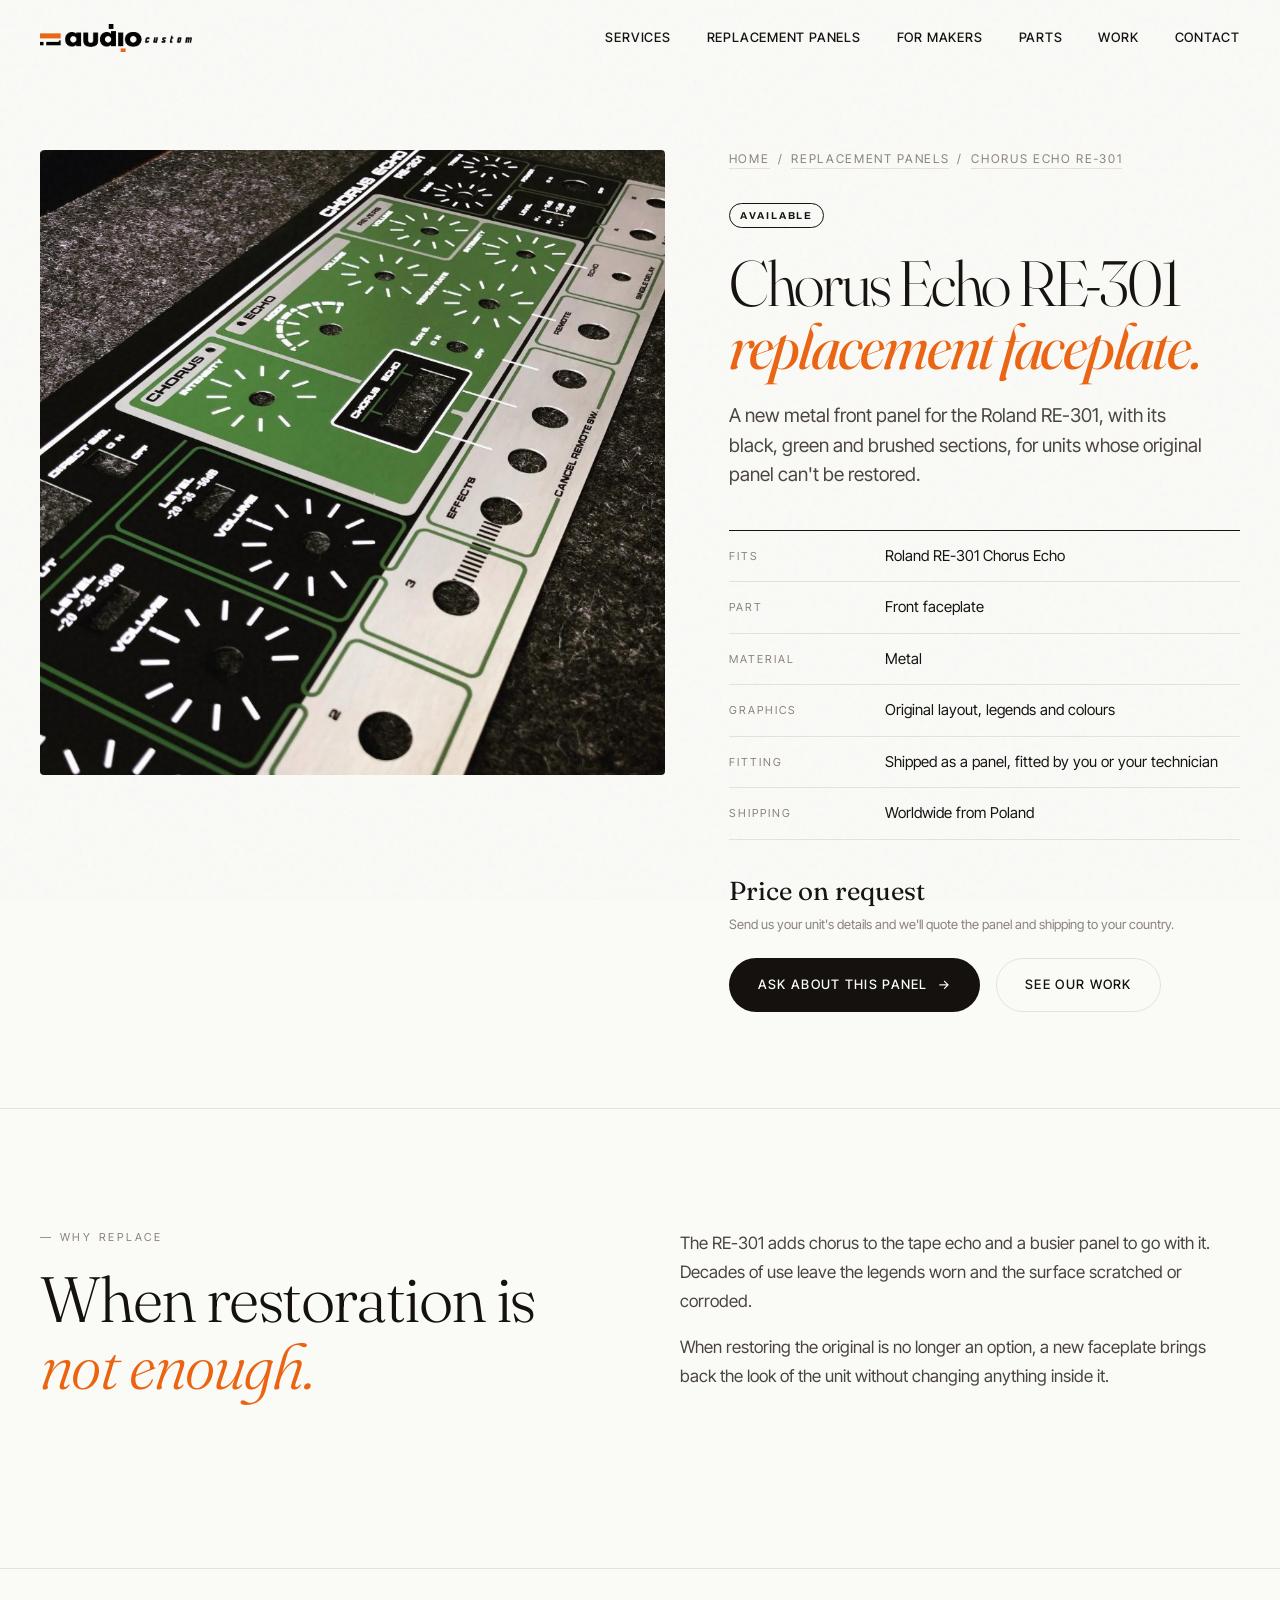
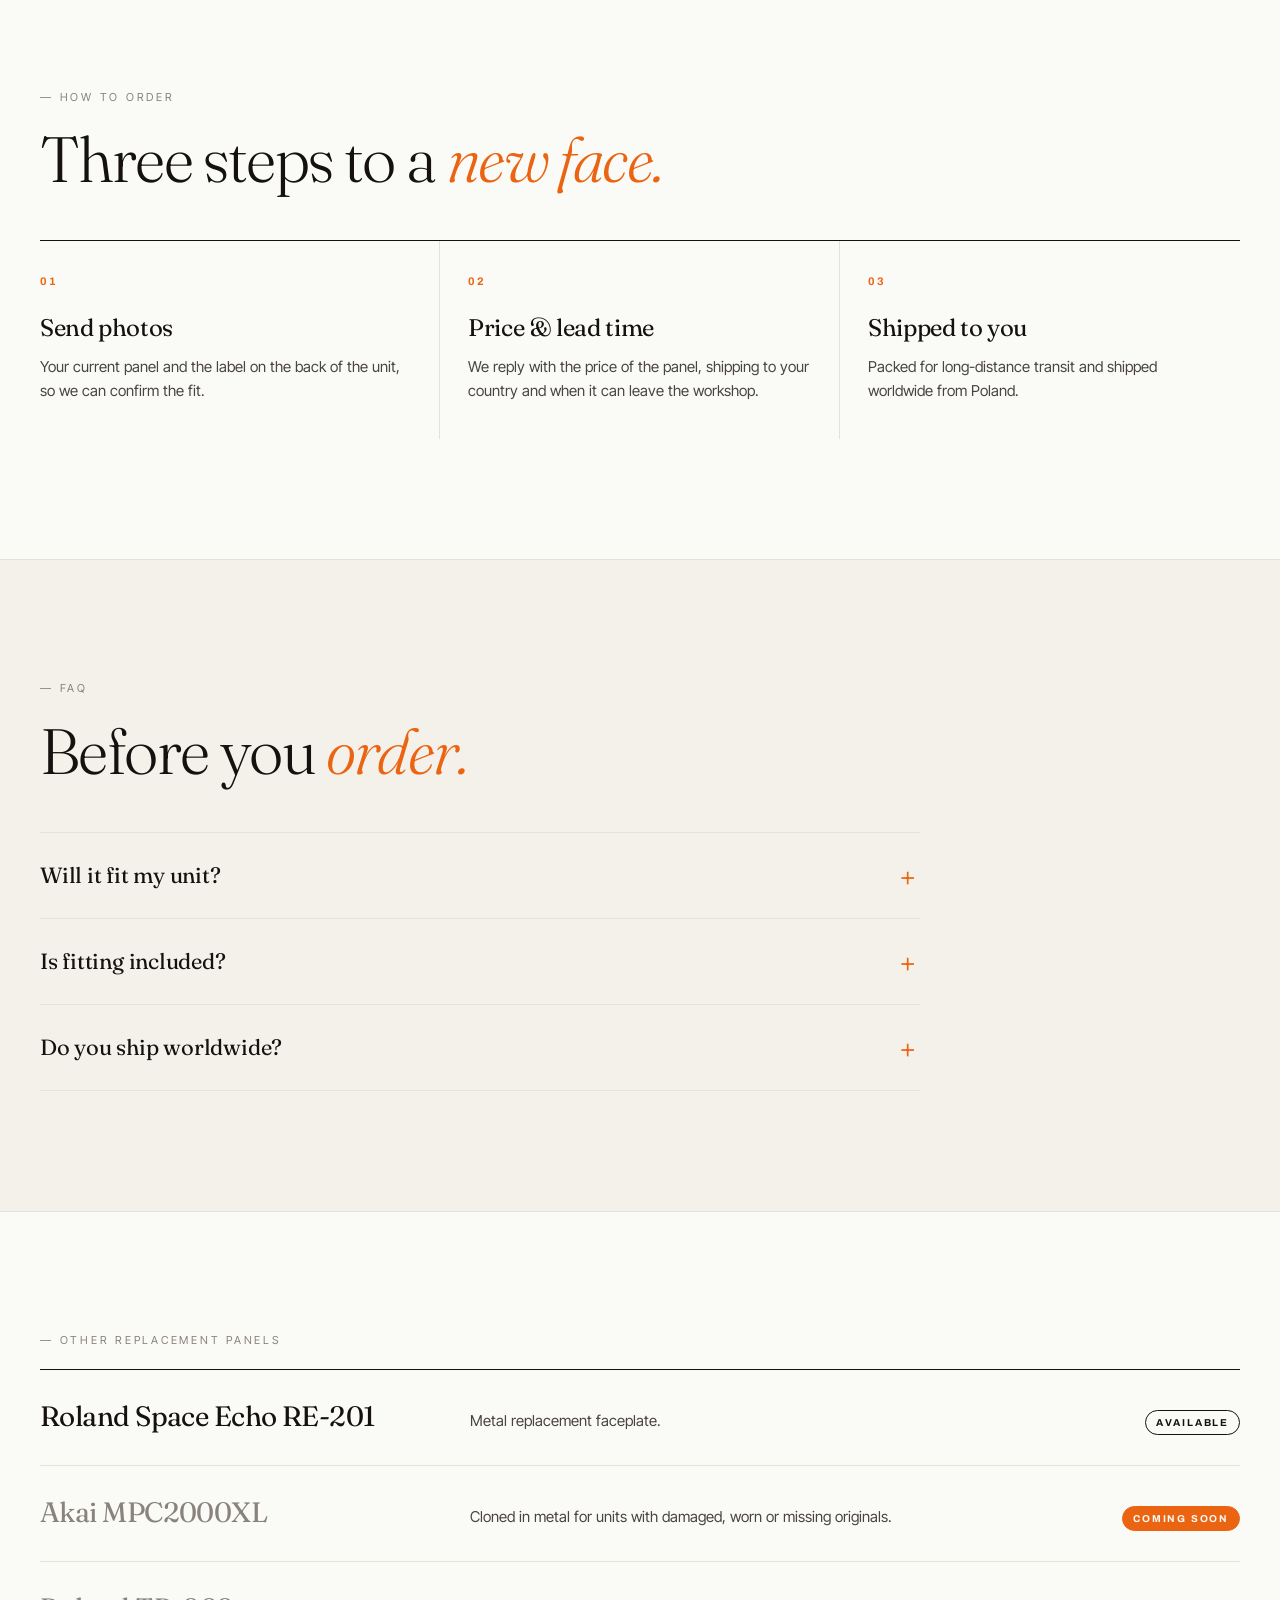
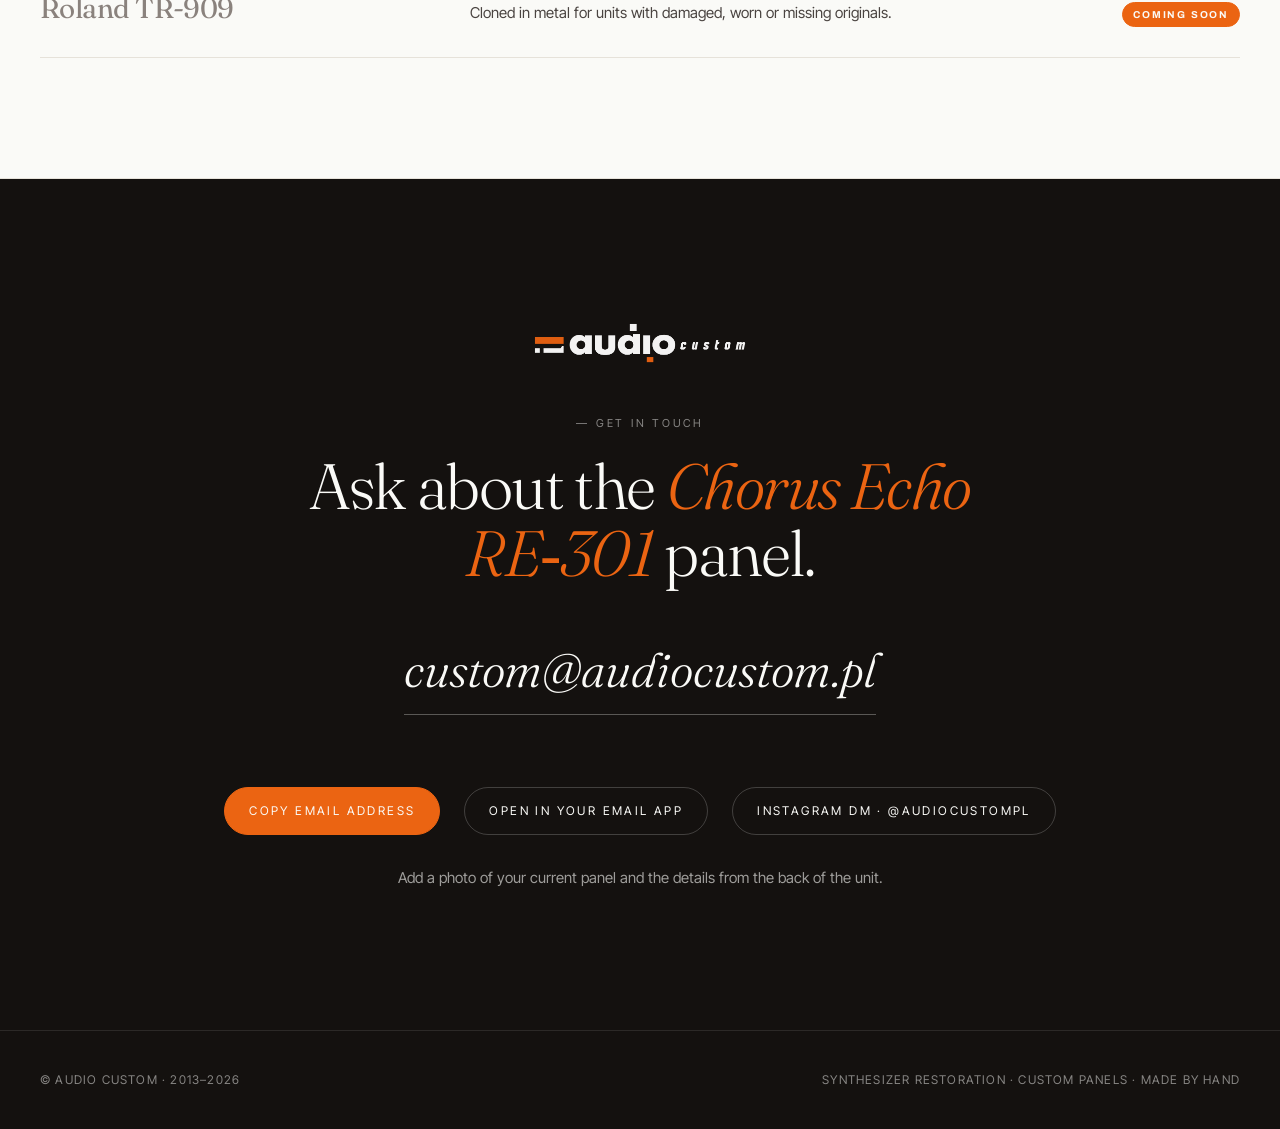
<file: chorus-echo-re-301-panel/index.html>
<!DOCTYPE html>
<html lang="en">
<head>
<meta charset="UTF-8" />
<meta name="viewport" content="width=device-width, initial-scale=1.0" />
<title>Roland Chorus Echo RE-301 Replacement Panel | Audio Custom</title>
<meta name="description" content="New metal replacement faceplate for the Roland Chorus Echo RE-301, with the original layout, legends and green sections. Made in Poland, shipped worldwide." />
<meta name="robots" content="index, follow, max-image-preview:large" />
<link rel="canonical" href="https://audiocustom.pl/chorus-echo-re-301-panel/" />
<meta property="og:type" content="website" />
<meta property="og:url" content="https://audiocustom.pl/chorus-echo-re-301-panel/" />
<meta property="og:title" content="Roland Chorus Echo RE-301 Replacement Panel | Audio Custom" />
<meta property="og:description" content="New metal replacement faceplate for the Roland Chorus Echo RE-301, with the original layout, legends and green sections. Made in Poland, shipped worldwide." />
<meta property="og:image" content="https://audiocustom.pl/og-image.jpg" />
<meta property="og:site_name" content="Audio Custom" />
<meta name="twitter:card" content="summary_large_image" />
<link rel="icon" type="image/png" sizes="32x32" href="/favicon-32.png" />
<link rel="icon" type="image/png" sizes="16x16" href="/favicon-16.png" />
<link rel="apple-touch-icon" sizes="180x180" href="/apple-touch-icon.png" />
<meta name="theme-color" content="#14110f" />
<script type="application/ld+json">
{
  "@context": "https://schema.org",
  "@type": "Product",
  "name": "Roland Chorus Echo RE-301 replacement faceplate",
  "description": "New metal replacement faceplate for the Roland Chorus Echo RE-301, with the original layout, legends and green sections. Made in Poland, shipped worldwide.",
  "image": [
    "https://audiocustom.pl/replacement-re301.jpg"
  ],
  "brand": {
    "@type": "Brand",
    "name": "Audio Custom"
  },
  "isAccessoryOrSparePartFor": {
    "@type": "Product",
    "name": "Roland Chorus Echo RE-301"
  },
  "url": "https://audiocustom.pl/chorus-echo-re-301-panel/"
}
</script>
<script type="application/ld+json">
{
  "@context": "https://schema.org",
  "@type": "BreadcrumbList",
  "itemListElement": [
    {
      "@type": "ListItem",
      "position": 1,
      "name": "Home",
      "item": "https://audiocustom.pl/"
    },
    {
      "@type": "ListItem",
      "position": 2,
      "name": "Replacement panels",
      "item": "https://audiocustom.pl/#replacement"
    },
    {
      "@type": "ListItem",
      "position": 3,
      "name": "Chorus Echo RE-301",
      "item": "https://audiocustom.pl/chorus-echo-re-301-panel/"
    }
  ]
}
</script>
<script type="application/ld+json">
{
  "@context": "https://schema.org",
  "@type": "FAQPage",
  "mainEntity": [
    {
      "@type": "Question",
      "name": "Will it fit my unit?",
      "acceptedAnswer": {
        "@type": "Answer",
        "text": "Send us a photo of your current panel and the details from the back of the unit. We'll confirm the fit before you order."
      }
    },
    {
      "@type": "Question",
      "name": "Is fitting included?",
      "acceptedAnswer": {
        "@type": "Answer",
        "text": "The panel ships on its own. Fitting it means opening the unit, so we recommend a technician if you're not comfortable doing that yourself."
      }
    },
    {
      "@type": "Question",
      "name": "Do you ship worldwide?",
      "acceptedAnswer": {
        "@type": "Answer",
        "text": "Yes. About 99% of our work goes abroad. Panels are packed for long-distance transit."
      }
    }
  ]
}
</script>
<link rel="preconnect" href="https://fonts.googleapis.com">
<link rel="preconnect" href="https://fonts.gstatic.com" crossorigin>
<link href="https://fonts.googleapis.com/css2?family=Fraunces:ital,opsz,wght@0,9..144,300;0,9..144,400;0,9..144,500;0,9..144,600;1,9..144,400&family=Inter+Tight:wght@300;400;500;600&family=Archivo:wght@500;700;900&display=swap" rel="stylesheet">
<link rel="stylesheet" href="/site.css" />
</head>
<body>
<nav id="nav">
  <a href="/" class="logo" aria-label="Audio Custom home"><img src="/logo.png" alt="Audio Custom" width="1662" height="306" /></a>
  <button type="button" class="menu-toggle" aria-expanded="false" aria-controls="nav-links">Menu</button>
  <div class="nav-links" id="nav-links">
    <a href="/#services">Services</a>
    <a href="/#replacement">Replacement panels</a>
    <a href="/makers/">For makers</a>
    <a href="/parts/">Parts</a>
    <a href="/#gallery">Work</a>
    <a href="#contact">Contact</a>
  </div>
</nav>

<main>
<header class="product">
  <div class="product-gallery">
    <div class="pg-main"><img src="/replacement-re301.jpg" alt="New metal replacement faceplate for the Roland Chorus Echo RE-301" width="896" height="900" fetchpriority="high" /></div>
    
  </div>
  <div class="product-info">
    <div class="crumbs" role="navigation" aria-label="Breadcrumb"><a href="/">Home</a><span>/</span><a href="/#replacement">Replacement panels</a><span>/</span><a href="/chorus-echo-re-301-panel/">Chorus Echo RE&#8209;301</a></div>
    <span class="card-status">Available</span>
    <h1>Chorus Echo RE&#8209;301 <em>replacement faceplate.</em></h1>
    <p class="lead">A new metal front panel for the Roland RE-301, with its black, green and brushed sections, for units whose original panel can't be restored.</p>
    <dl class="spec">
        <div><dt>Fits</dt><dd>Roland RE-301 Chorus Echo</dd></div>
        <div><dt>Part</dt><dd>Front faceplate</dd></div>
        <div><dt>Material</dt><dd>Metal</dd></div>
        <div><dt>Graphics</dt><dd>Original layout, legends and colours</dd></div>
        <div><dt>Fitting</dt><dd>Shipped as a panel, fitted by you or your technician</dd></div>
        <div><dt>Shipping</dt><dd>Worldwide from Poland</dd></div>
    </dl>
    <p class="price-line">Price on request<small>Send us your unit's details and we'll quote the panel and shipping to your country.</small></p>
    <div class="cta-row">
      <a href="#contact" class="btn btn-primary">Ask about this panel <span class="arrow">→</span></a>
      <a href="/#gallery" class="btn btn-ghost">See our work</a>
    </div>
  </div>
</header>

<section class="why">
  <div class="split">
    <div>
      <div class="section-label">— Why replace</div>
      <h2>When restoration is <em>not enough.</em></h2>
    </div>
    <div class="prose">
      <p>The RE-301 adds chorus to the tape echo and a busier panel to go with it. Decades of use leave the legends worn and the surface scratched or corroded.</p>
      <p>When restoring the original is no longer an option, a new faceplate brings back the look of the unit without changing anything inside it.</p>
    </div>
  </div>
</section>

<section class="process">
  <div class="section-label">— How to order</div>
  <h2>Three steps to a <em>new face.</em></h2>
  <div class="card-grid cols-3-even">
    <div class="card"><div class="card-num">01</div><h3>Send photos</h3><p>Your current panel and the label on the back of the unit, so we can confirm the fit.</p></div>
    <div class="card"><div class="card-num">02</div><h3>Price &amp; lead time</h3><p>We reply with the price of the panel, shipping to your country and when it can leave the workshop.</p></div>
    <div class="card"><div class="card-num">03</div><h3>Shipped to you</h3><p>Packed for long-distance transit and shipped worldwide from Poland.</p></div>
  </div>
</section>

<section class="faq">
  <div class="section-label">— FAQ</div>
  <h2>Before you <em>order.</em></h2>
  <div class="faq-list">
    <details>
      <summary>Will it fit my unit?</summary>
      <p>Send us a photo of your current panel and the details from the back of the unit. We'll confirm the fit before you order.</p>
    </details>
    <details>
      <summary>Is fitting included?</summary>
      <p>The panel ships on its own. Fitting it means opening the unit, so we recommend a technician if you're not comfortable doing that yourself.</p>
    </details>
    <details>
      <summary>Do you ship worldwide?</summary>
      <p>Yes. About 99% of our work goes abroad. Panels are packed for long-distance transit.</p>
    </details>
  </div>
</section>

<section class="related">
  <div class="section-label">— Other replacement panels</div>
  <div class="rep-list">
    <div class="rep-row">
      <h3><a href="/space-echo-re-201-panel/">Roland Space Echo RE&#8209;201</a></h3>
      <p>Metal replacement faceplate.</p>
      <span class="card-status">Available</span>
    </div>
    <div class="rep-row soon">
      <h3>Akai MPC2000XL</h3>
      <p>Cloned in metal for units with damaged, worn or missing originals.</p>
      <span class="card-status status-soon">Coming soon</span>
    </div>
    <div class="rep-row soon">
      <h3>Roland TR&#8209;909</h3>
      <p>Cloned in metal for units with damaged, worn or missing originals.</p>
      <span class="card-status status-soon">Coming soon</span>
    </div>
  </div>
</section>
</main>

<section class="contact" id="contact">
  <div class="contact-logo"><img src="/logo-light.png" alt="Audio Custom" width="1739" height="385" /></div>
  <div class="section-label">— Get in touch</div>
  <h2>Ask about the <em>Chorus Echo RE&#8209;301</em> panel.</h2>
  <a class="contact-email" href="mailto:custom@audiocustom.pl?subject=Chorus%20Echo%20RE-301%20panel%20inquiry">custom@audiocustom.pl</a>
  <div class="socials">
    <button type="button" class="copy-email" data-email="custom@audiocustom.pl">Copy email address</button>
    <a href="mailto:custom@audiocustom.pl?subject=Chorus%20Echo%20RE-301%20panel%20inquiry">Open in your email app</a>
    <a href="https://instagram.com/audiocustompl" target="_blank" rel="noopener">Instagram DM · @audiocustompl</a>
  </div>
  <p class="contact-hint">Add a photo of your current panel and the details from the back of the unit.</p>
</section>
<footer>
  <div>© Audio Custom · 2013–2026</div>
  <div>Synthesizer restoration · Custom panels · Made by hand</div>
</footer>
<script src="/site.js" defer></script>
</body>
</html>
</file>
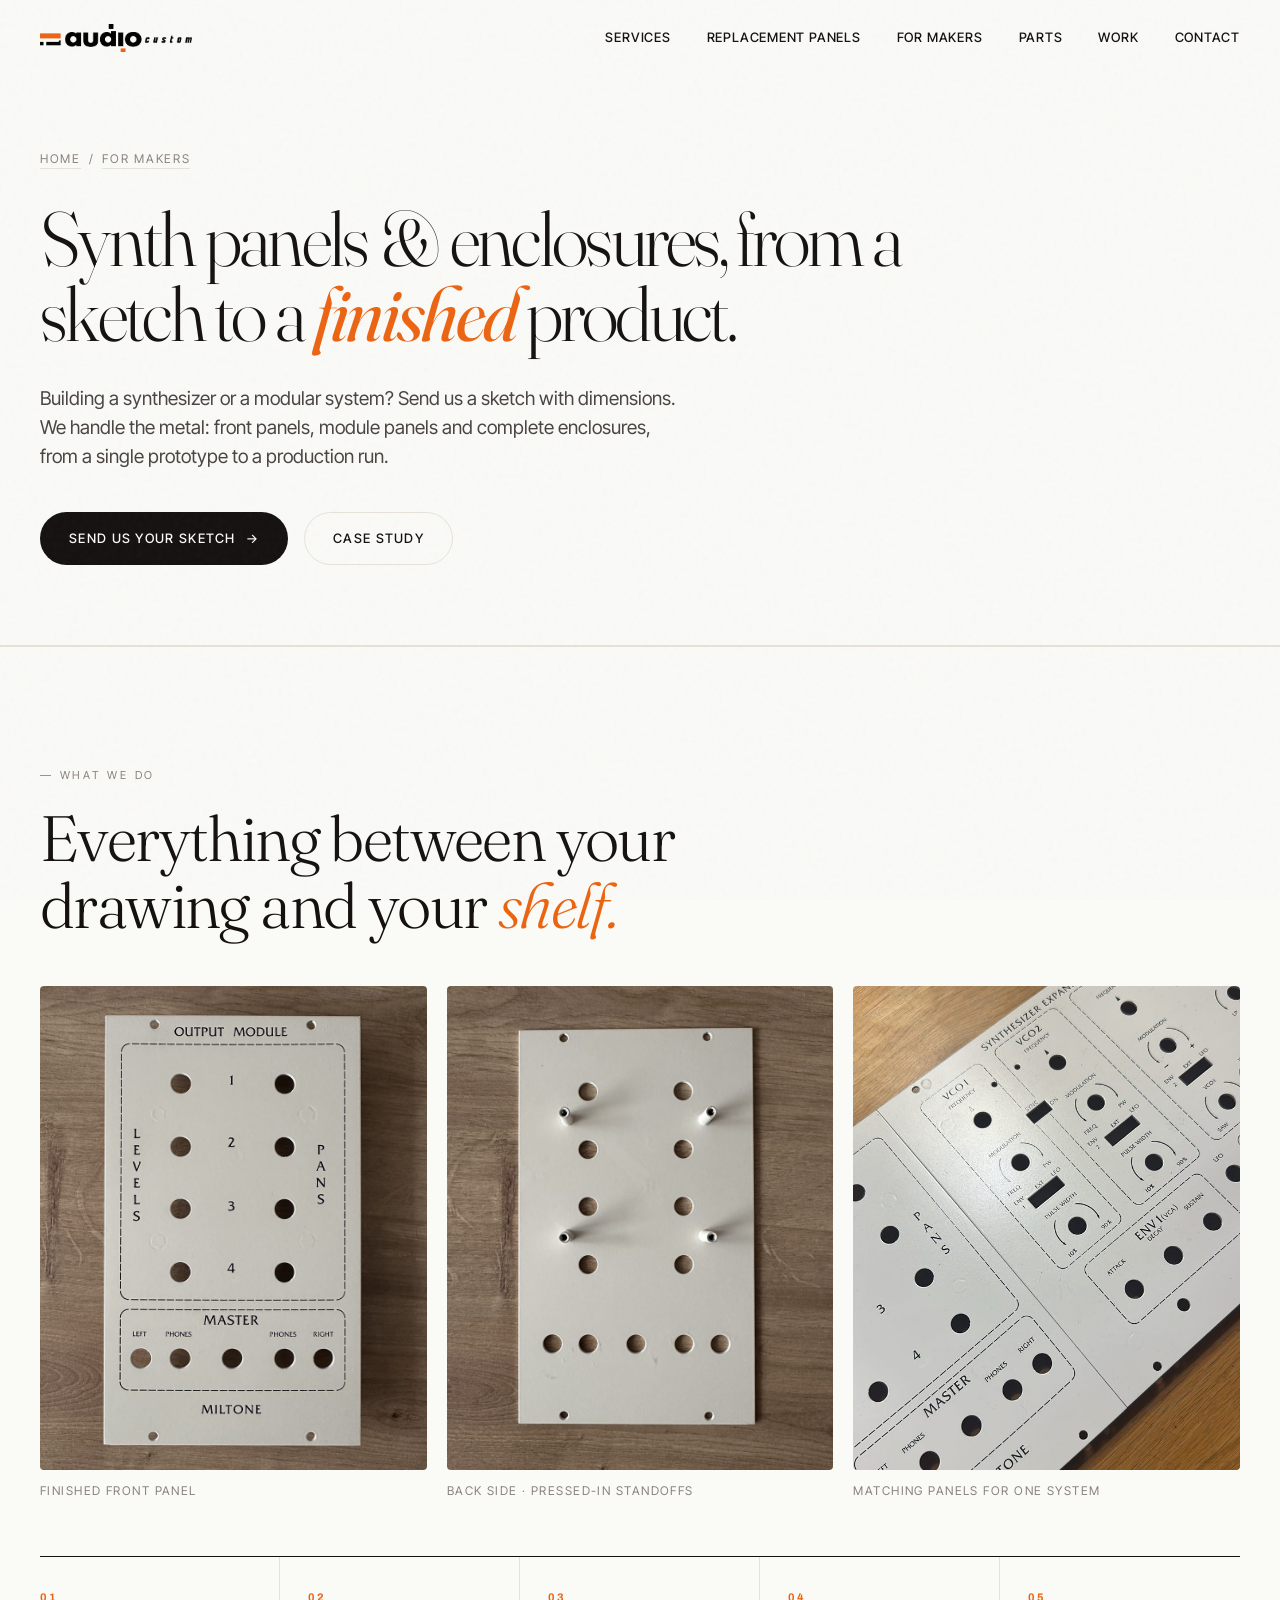
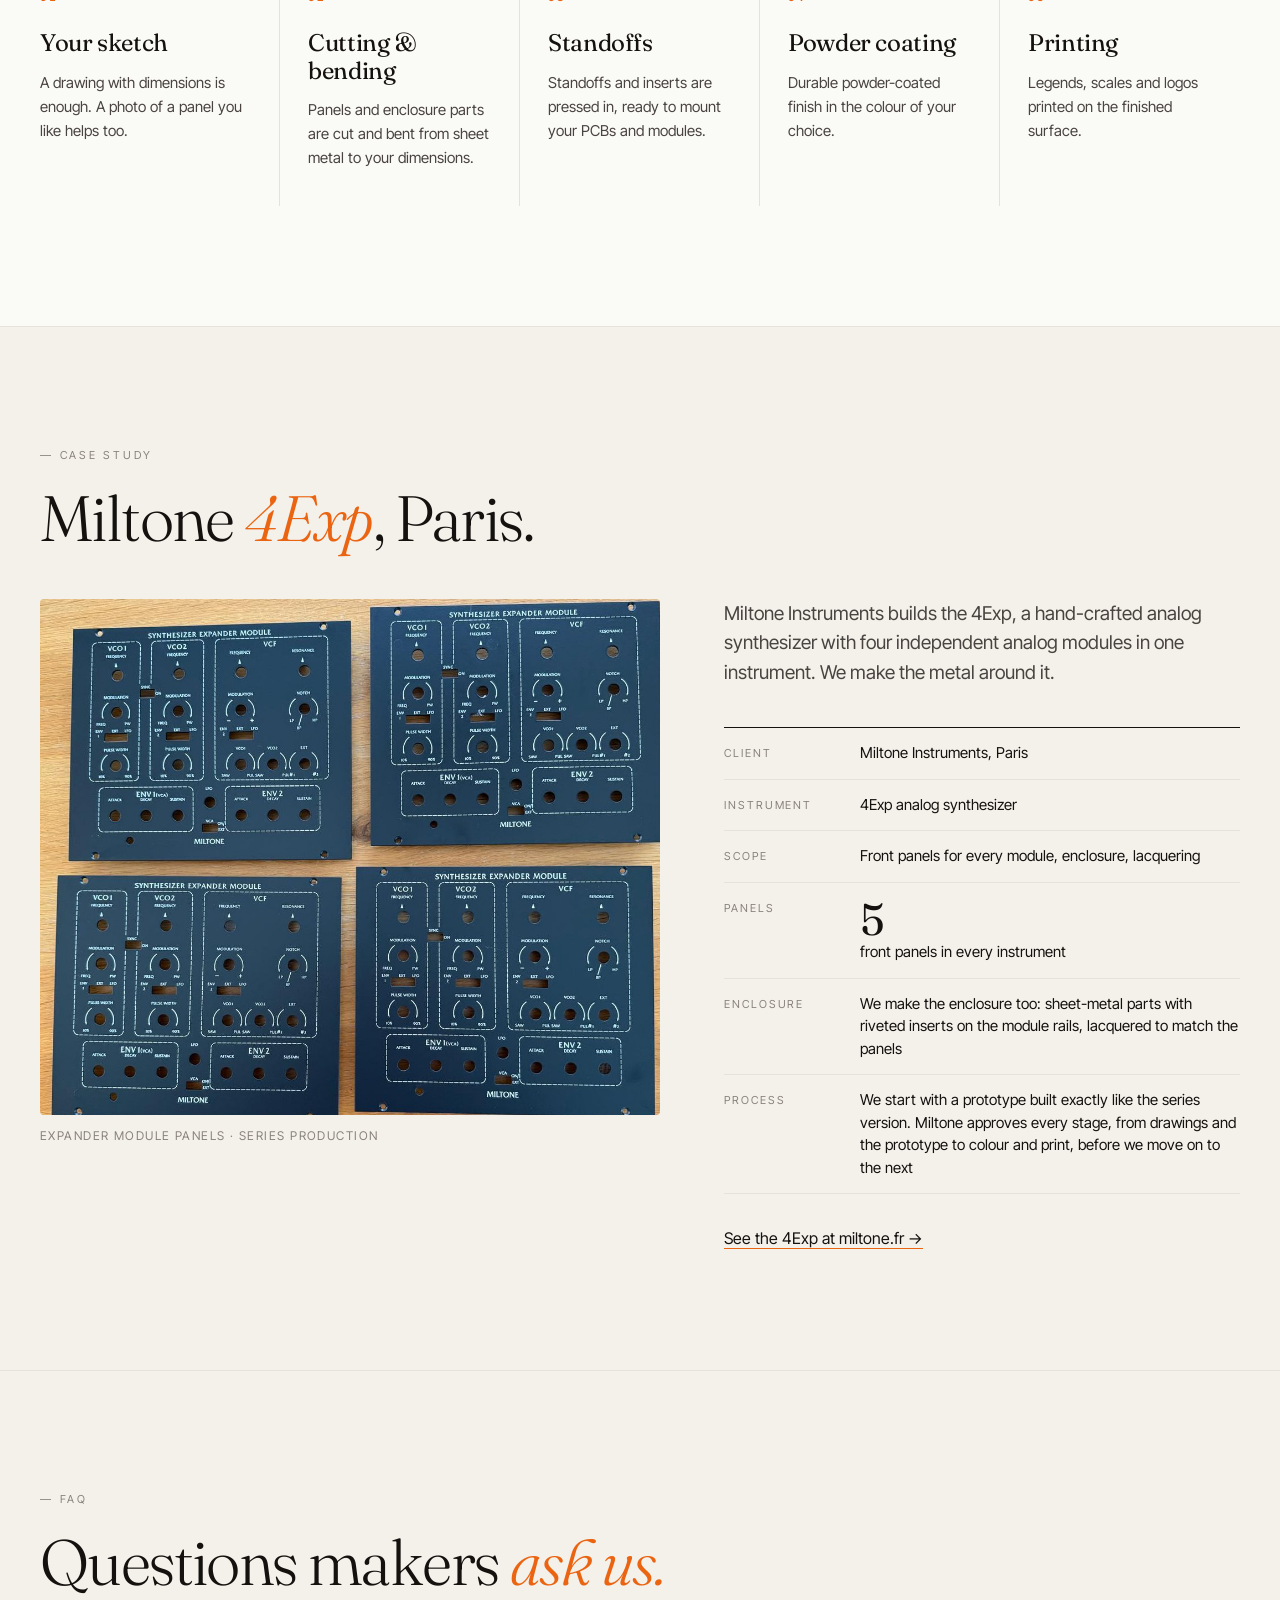
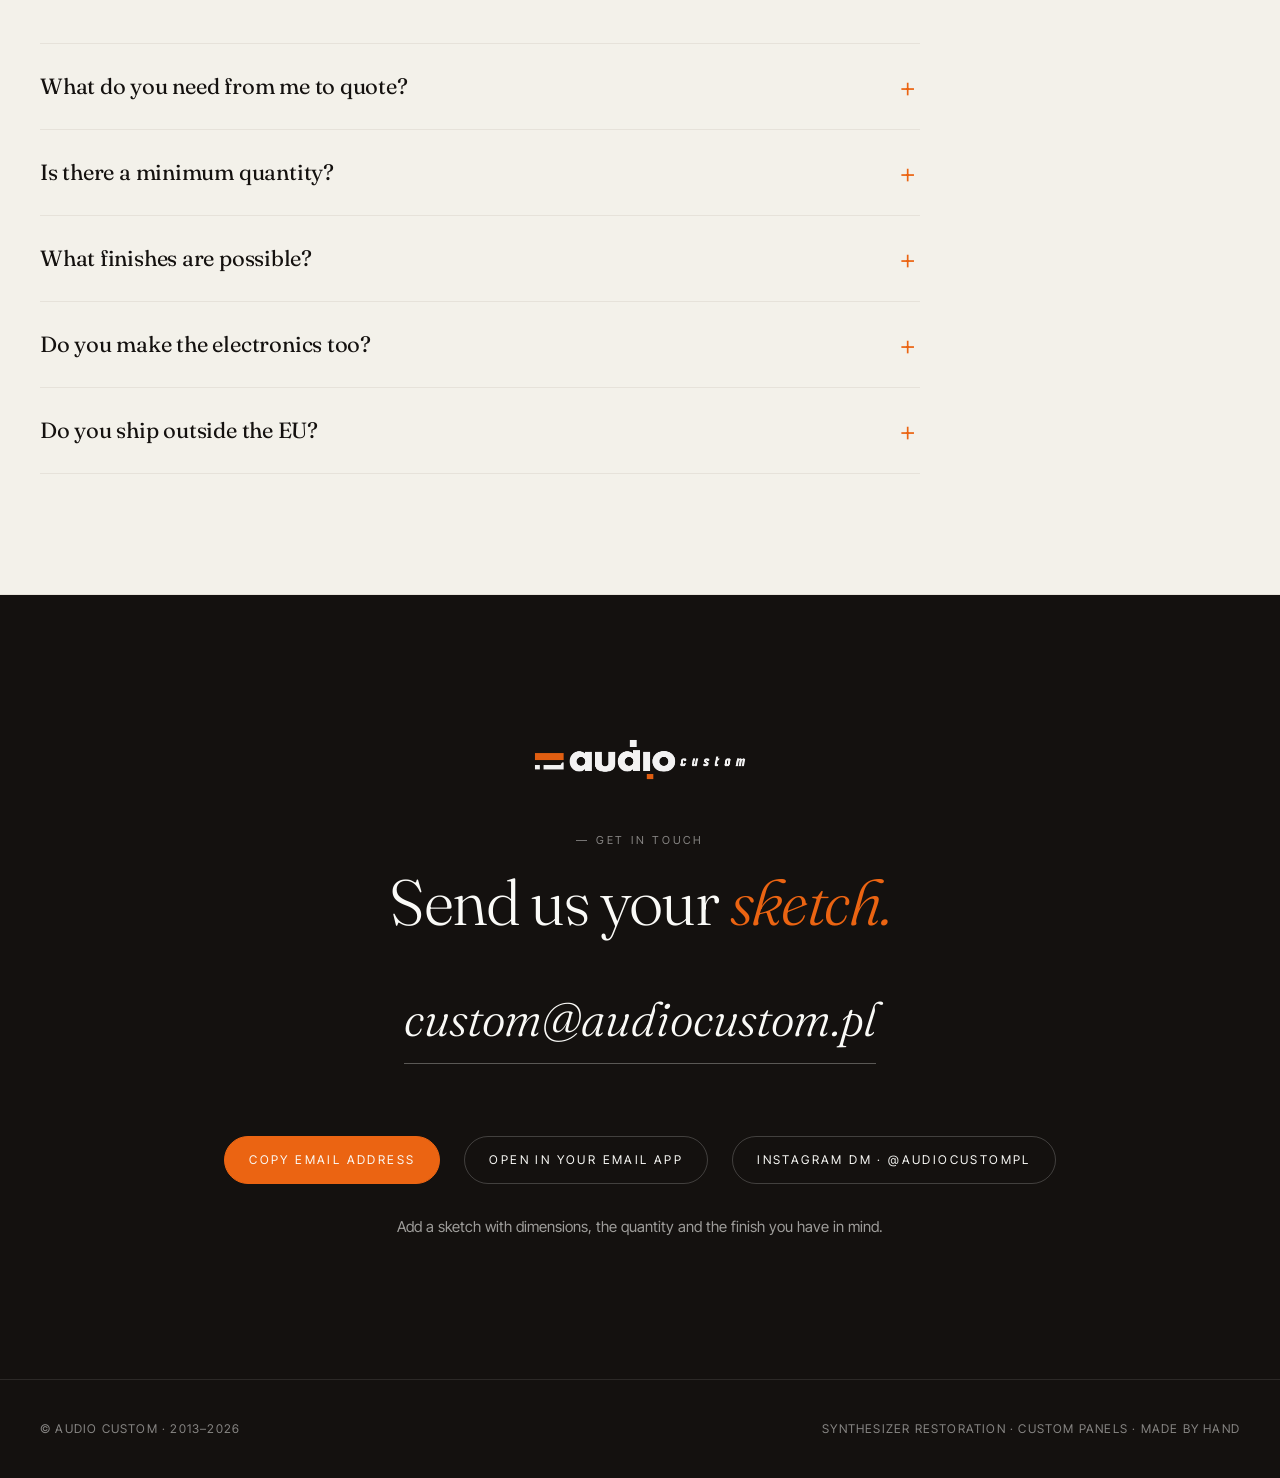
<file: makers/index.html>
<!DOCTYPE html>
<html lang="en">
<head>
<meta charset="UTF-8" />
<meta name="viewport" content="width=device-width, initial-scale=1.0" />
<title>Custom Synth Panels &amp; Enclosures for Makers | Audio Custom</title>
<meta name="description" content="Custom synth front panels, module panels and sheet-metal enclosures for makers: cutting, bending, pressed-in standoffs, powder coating and printing. Prototype to series." />
<meta name="robots" content="index, follow, max-image-preview:large" />
<link rel="canonical" href="https://audiocustom.pl/makers/" />
<meta property="og:type" content="website" />
<meta property="og:url" content="https://audiocustom.pl/makers/" />
<meta property="og:title" content="Custom Synth Panels &amp; Enclosures for Makers | Audio Custom" />
<meta property="og:description" content="Custom synth front panels, module panels and sheet-metal enclosures for makers: cutting, bending, pressed-in standoffs, powder coating and printing. Prototype to series." />
<meta property="og:image" content="https://audiocustom.pl/og-image.jpg" />
<meta property="og:site_name" content="Audio Custom" />
<meta name="twitter:card" content="summary_large_image" />
<link rel="icon" type="image/png" sizes="32x32" href="/favicon-32.png" />
<link rel="icon" type="image/png" sizes="16x16" href="/favicon-16.png" />
<link rel="apple-touch-icon" sizes="180x180" href="/apple-touch-icon.png" />
<meta name="theme-color" content="#14110f" />
<script type="application/ld+json">
{
  "@context": "https://schema.org",
  "@type": "BreadcrumbList",
  "itemListElement": [
    {
      "@type": "ListItem",
      "position": 1,
      "name": "Home",
      "item": "https://audiocustom.pl/"
    },
    {
      "@type": "ListItem",
      "position": 2,
      "name": "For makers",
      "item": "https://audiocustom.pl/makers/"
    }
  ]
}
</script>
<script type="application/ld+json">
{
  "@context": "https://schema.org",
  "@type": "FAQPage",
  "mainEntity": [
    {
      "@type": "Question",
      "name": "What do you need from me to quote?",
      "acceptedAnswer": {
        "@type": "Answer",
        "text": "A sketch or drawing with dimensions, the quantity and the finish you have in mind. A photo of a panel you like helps too."
      }
    },
    {
      "@type": "Question",
      "name": "Is there a minimum quantity?",
      "acceptedAnswer": {
        "@type": "Answer",
        "text": "No. We start with a single prototype made exactly like the series version, and produce runs from a handful of pieces to a few hundred."
      }
    },
    {
      "@type": "Question",
      "name": "What finishes are possible?",
      "acceptedAnswer": {
        "@type": "Answer",
        "text": "Powder coating in the colour of your choice, with printed legends, scales and logos on the finished surface."
      }
    },
    {
      "@type": "Question",
      "name": "Do you make the electronics too?",
      "acceptedAnswer": {
        "@type": "Answer",
        "text": "No. We make the parts people see and touch: panels, module panels and enclosures. The electronics stay with you."
      }
    },
    {
      "@type": "Question",
      "name": "Do you ship outside the EU?",
      "acceptedAnswer": {
        "@type": "Answer",
        "text": "Yes. Most of our work goes abroad. Shipping and any import costs are agreed for each order."
      }
    }
  ]
}
</script>
<link rel="preconnect" href="https://fonts.googleapis.com">
<link rel="preconnect" href="https://fonts.gstatic.com" crossorigin>
<link href="https://fonts.googleapis.com/css2?family=Fraunces:ital,opsz,wght@0,9..144,300;0,9..144,400;0,9..144,500;0,9..144,600;1,9..144,400&family=Inter+Tight:wght@300;400;500;600&family=Archivo:wght@500;700;900&display=swap" rel="stylesheet">
<link rel="stylesheet" href="/site.css" />
</head>
<body>
<nav id="nav">
  <a href="/" class="logo" aria-label="Audio Custom home"><img src="/logo.png" alt="Audio Custom" width="1662" height="306" /></a>
  <button type="button" class="menu-toggle" aria-expanded="false" aria-controls="nav-links">Menu</button>
  <div class="nav-links" id="nav-links">
    <a href="/#services">Services</a>
    <a href="/#replacement">Replacement panels</a>
    <a href="/makers/">For makers</a>
    <a href="/parts/">Parts</a>
    <a href="/#gallery">Work</a>
    <a href="#contact">Contact</a>
  </div>
</nav>

<main>
<header class="page-hero">
  <div class="crumbs" role="navigation" aria-label="Breadcrumb"><a href="/">Home</a><span>/</span><a href="/makers/">For makers</a></div>
  <h1>Synth panels &amp; enclosures, from a sketch to a <em>finished</em> product.</h1>
  <p class="lead">Building a synthesizer or a modular system? Send us a sketch with dimensions. We handle the metal: front panels, module panels and complete enclosures, from a single prototype to a production run.</p>
  <div class="cta-row">
    <a href="#contact" class="btn btn-primary">Send us your sketch <span class="arrow">→</span></a>
    <a href="#case-study" class="btn btn-ghost">Case study</a>
  </div>
</header>

<section class="makers">
  <div class="section-label">— What we do</div>
  <h2>Everything between your drawing and your <em>shelf.</em></h2>
  <div class="photo-row cols-3">
    <figure><img src="/makers-output-front.jpg" alt="Powder-coated and printed front panel for a synthesizer output module" width="900" height="1200" loading="lazy" /><figcaption>Finished front panel</figcaption></figure>
    <figure><img src="/makers-output-back.jpg" alt="Back of the same panel with pressed-in standoffs" width="900" height="1200" loading="lazy" /><figcaption>Back side · pressed-in standoffs</figcaption></figure>
    <figure><img src="/makers-expander.jpg" alt="Matching set of printed module panels for a synthesizer system" width="675" height="1200" loading="lazy" /><figcaption>Matching panels for one system</figcaption></figure>
  </div>
  <div class="card-grid cols-5">
    <div class="card"><div class="card-num">01</div><h3>Your sketch</h3><p>A drawing with dimensions is enough. A photo of a panel you like helps too.</p></div>
    <div class="card"><div class="card-num">02</div><h3>Cutting &amp; bending</h3><p>Panels and enclosure parts are cut and bent from sheet metal to your dimensions.</p></div>
    <div class="card"><div class="card-num">03</div><h3>Standoffs</h3><p>Standoffs and inserts are pressed in, ready to mount your PCBs and modules.</p></div>
    <div class="card"><div class="card-num">04</div><h3>Powder coating</h3><p>Durable powder-coated finish in the colour of your choice.</p></div>
    <div class="card"><div class="card-num">05</div><h3>Printing</h3><p>Legends, scales and logos printed on the finished surface.</p></div>
  </div>
</section>

<section class="case-study" id="case-study">
  <div class="section-label">— Case study</div>
  <h2>Miltone <em>4Exp</em>, Paris.</h2>
  <div class="case">
    <figure>
      <img src="/makers-miltone-series.jpg" alt="Four black Synthesizer Expander Module panels made for Miltone" width="1120" height="933" loading="lazy" />
      <figcaption>Expander module panels · series production</figcaption>
    </figure>
    <div>
      <p class="lead">Miltone Instruments builds the 4Exp, a hand-crafted analog synthesizer with four independent analog modules in one instrument. We make the metal around it.</p>
      <dl class="case-facts">
        <div><dt>Client</dt><dd>Miltone Instruments, Paris</dd></div>
        <div><dt>Instrument</dt><dd>4Exp analog synthesizer</dd></div>
        <div><dt>Scope</dt><dd>Front panels for every module, enclosure, lacquering</dd></div>
        <div><dt>Panels</dt><dd><span class="big-num">5</span><br/>front panels in every instrument</dd></div>
        <div><dt>Enclosure</dt><dd>We make the enclosure too: sheet-metal parts with riveted inserts on the module rails, lacquered to match the panels</dd></div>
        <div><dt>Process</dt><dd>We start with a prototype built exactly like the series version. Miltone approves every stage, from drawings and the prototype to colour and print, before we move on to the next</dd></div>
      </dl>
      <a class="text-link" href="https://miltone.fr/preorder" target="_blank" rel="noopener">See the 4Exp at miltone.fr →</a>
    </div>
  </div>
</section>

<section class="faq">
  <div class="section-label">— FAQ</div>
  <h2>Questions makers <em>ask us.</em></h2>
  <div class="faq-list">
    <details>
      <summary>What do you need from me to quote?</summary>
      <p>A sketch or drawing with dimensions, the quantity and the finish you have in mind. A photo of a panel you like helps too.</p>
    </details>
    <details>
      <summary>Is there a minimum quantity?</summary>
      <p>No. We start with a single prototype made exactly like the series version, and produce runs from a handful of pieces to a few hundred.</p>
    </details>
    <details>
      <summary>What finishes are possible?</summary>
      <p>Powder coating in the colour of your choice, with printed legends, scales and logos on the finished surface.</p>
    </details>
    <details>
      <summary>Do you make the electronics too?</summary>
      <p>No. We make the parts people see and touch: panels, module panels and enclosures. The electronics stay with you.</p>
    </details>
    <details>
      <summary>Do you ship outside the EU?</summary>
      <p>Yes. Most of our work goes abroad. Shipping and any import costs are agreed for each order.</p>
    </details>
  </div>
</section>
</main>

<section class="contact" id="contact">
  <div class="contact-logo"><img src="/logo-light.png" alt="Audio Custom" width="1739" height="385" /></div>
  <div class="section-label">— Get in touch</div>
  <h2>Send us your <em>sketch.</em></h2>
  <a class="contact-email" href="mailto:custom@audiocustom.pl?subject=Panels%20/%20enclosures%20for%20my%20instrument">custom@audiocustom.pl</a>
  <div class="socials">
    <button type="button" class="copy-email" data-email="custom@audiocustom.pl">Copy email address</button>
    <a href="mailto:custom@audiocustom.pl?subject=Panels%20/%20enclosures%20for%20my%20instrument">Open in your email app</a>
    <a href="https://instagram.com/audiocustompl" target="_blank" rel="noopener">Instagram DM · @audiocustompl</a>
  </div>
  <p class="contact-hint">Add a sketch with dimensions, the quantity and the finish you have in mind.</p>
</section>
<footer>
  <div>© Audio Custom · 2013–2026</div>
  <div>Synthesizer restoration · Custom panels · Made by hand</div>
</footer>
<script src="/site.js" defer></script>
</body>
</html>
</file>
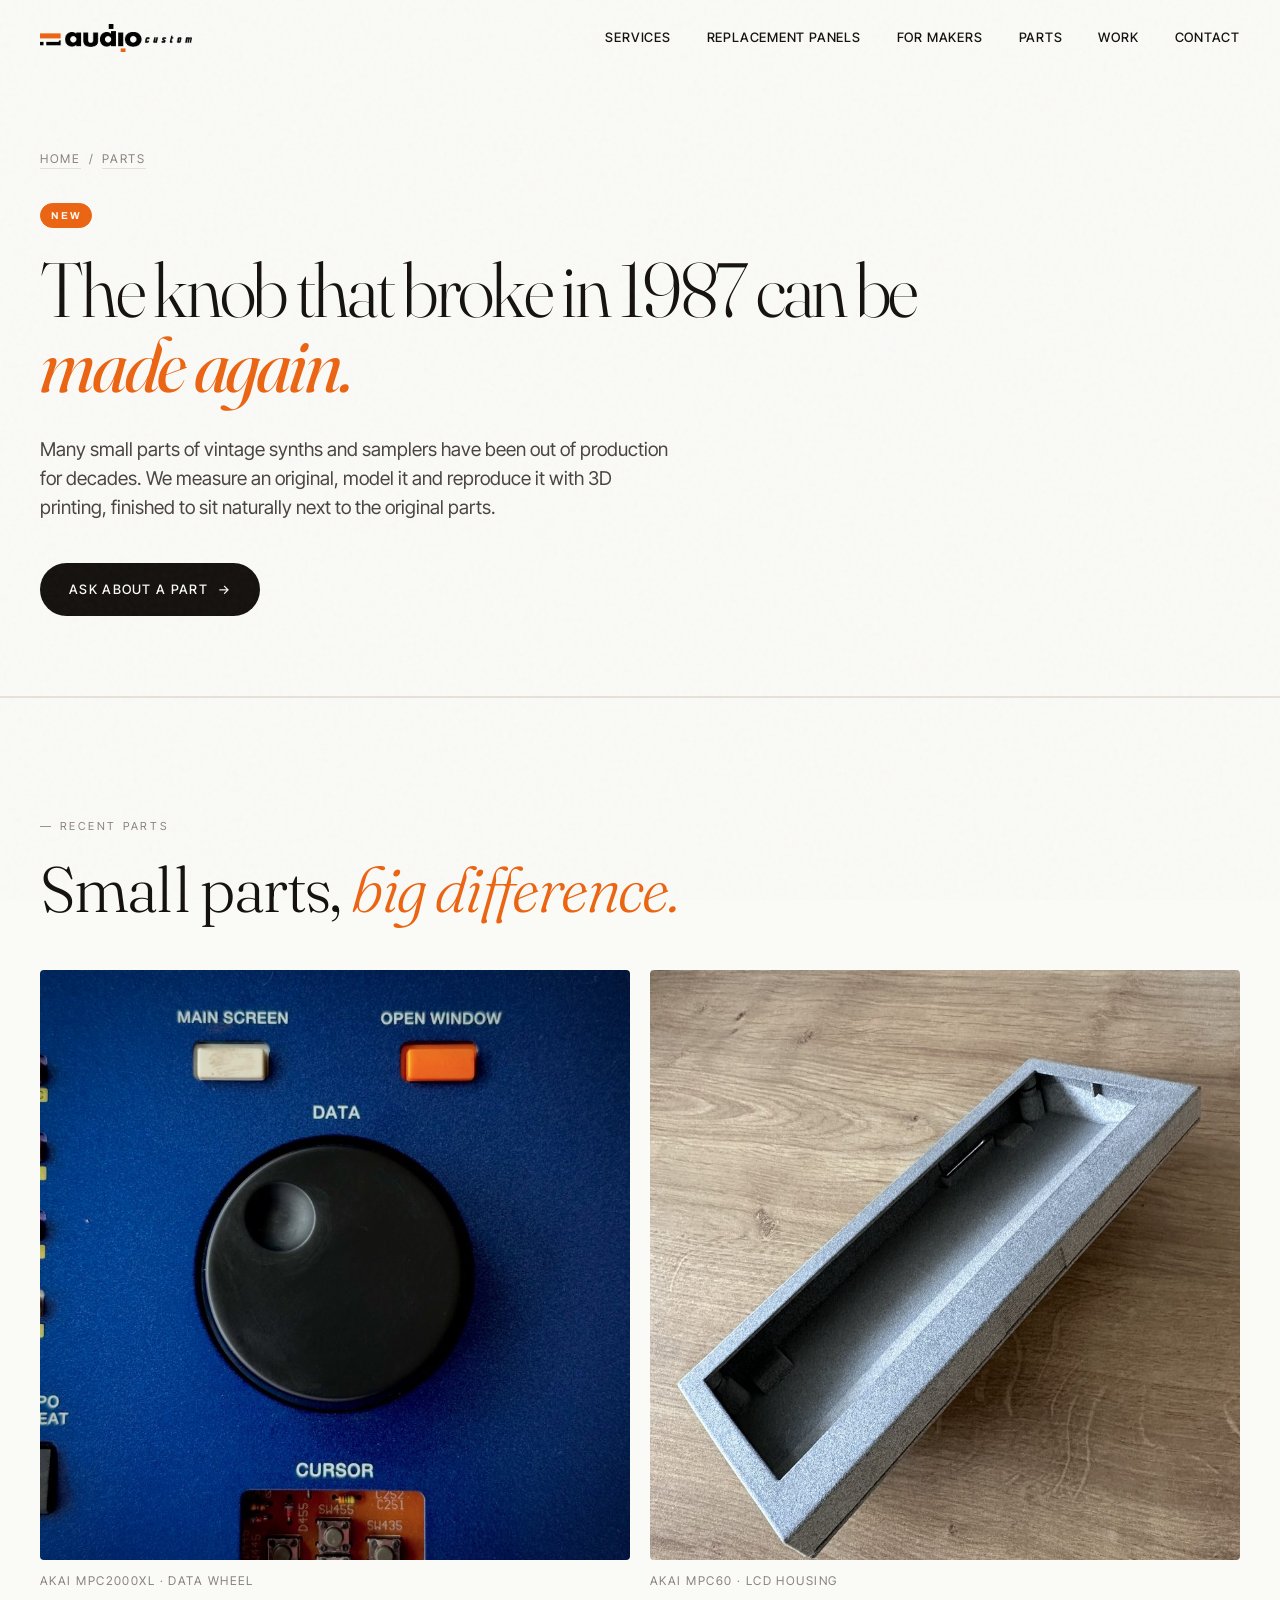
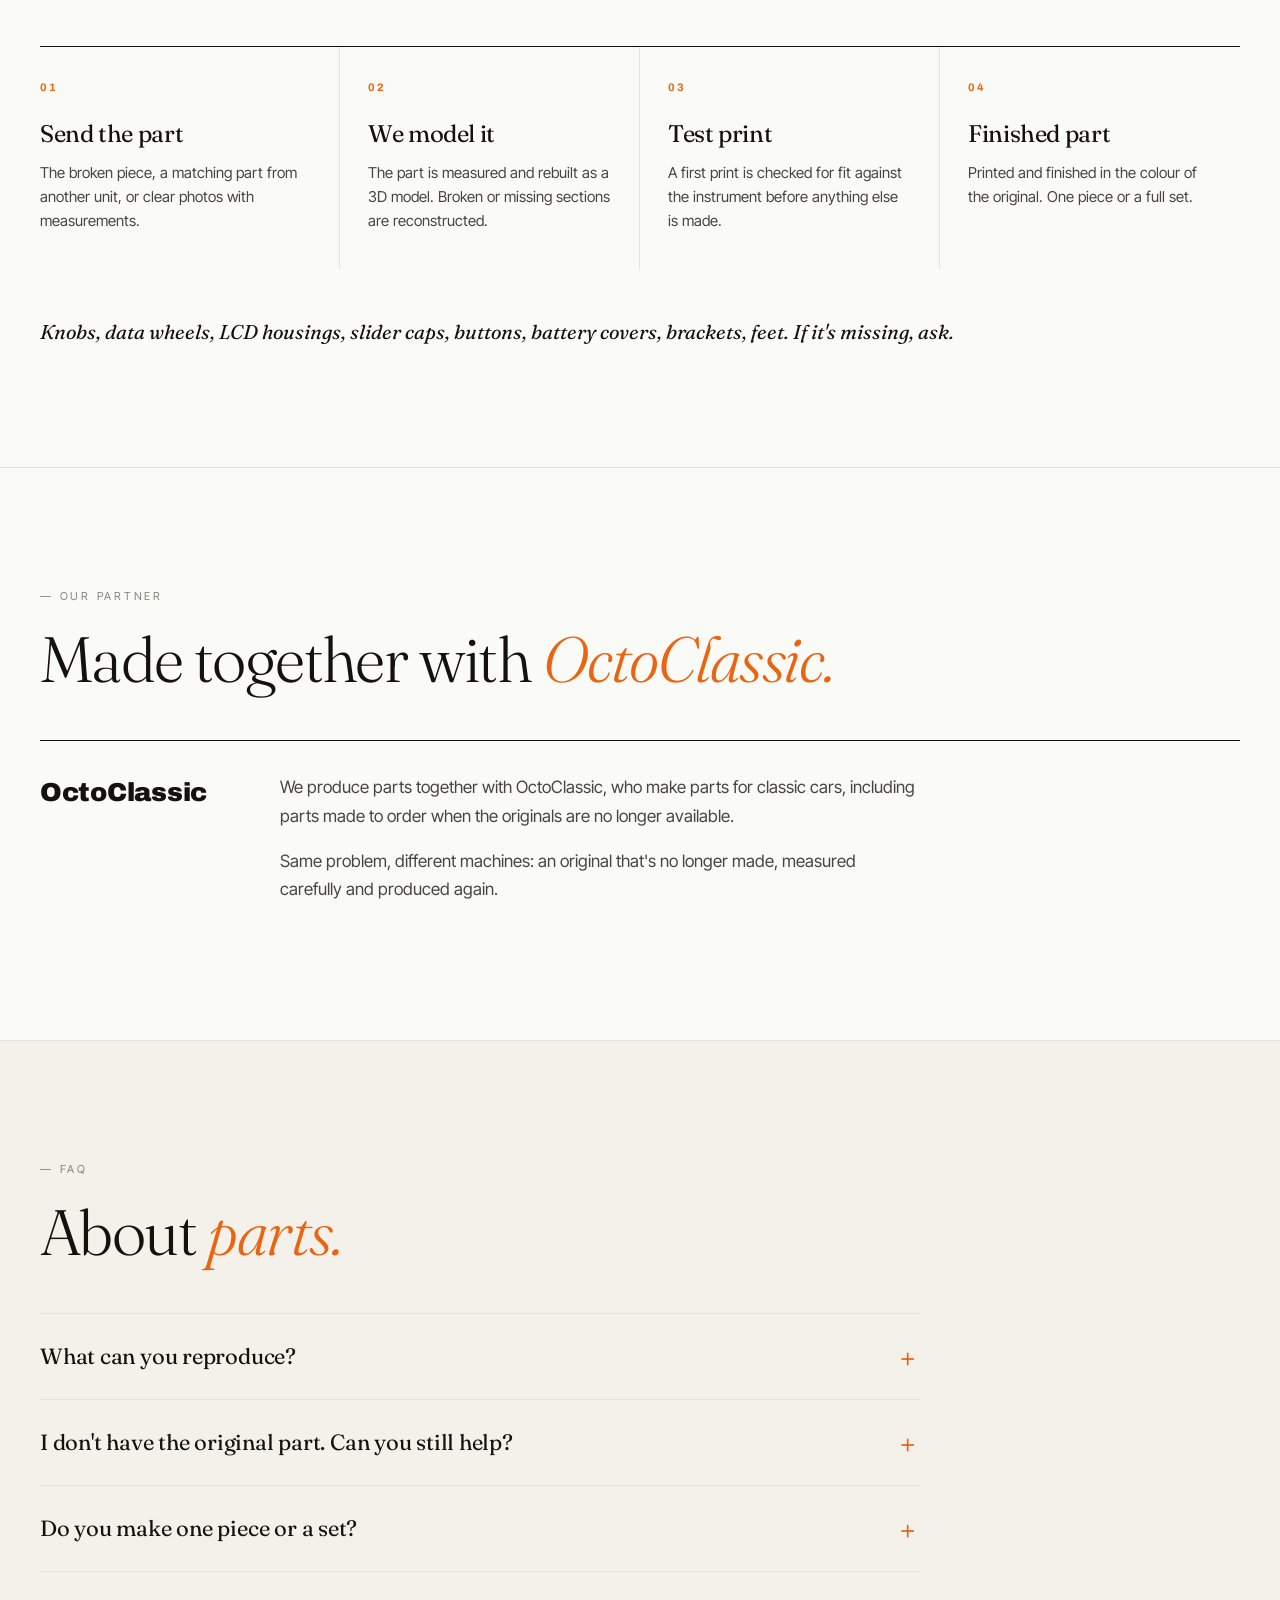
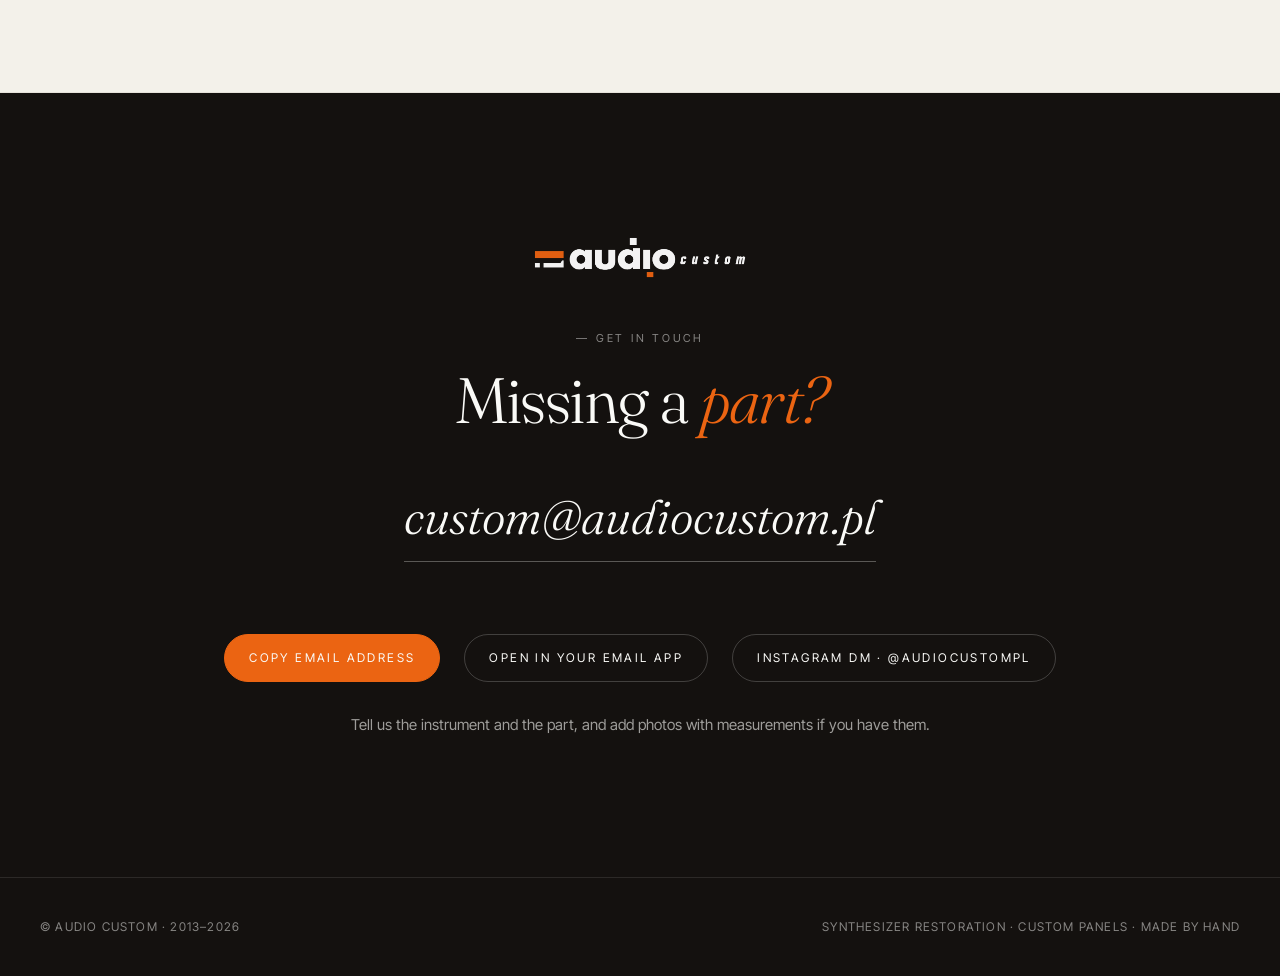
<file: parts/index.html>
<!DOCTYPE html>
<html lang="en">
<head>
<meta charset="UTF-8" />
<meta name="viewport" content="width=device-width, initial-scale=1.0" />
<title>3D-Printed Replacement Parts for Vintage Synths | Audio Custom</title>
<meta name="description" content="Discontinued knobs, data wheels, LCD housings and other parts for vintage synths and samplers, reverse engineered and reproduced with 3D printing." />
<meta name="robots" content="index, follow, max-image-preview:large" />
<link rel="canonical" href="https://audiocustom.pl/parts/" />
<meta property="og:type" content="website" />
<meta property="og:url" content="https://audiocustom.pl/parts/" />
<meta property="og:title" content="3D-Printed Replacement Parts for Vintage Synths | Audio Custom" />
<meta property="og:description" content="Discontinued knobs, data wheels, LCD housings and other parts for vintage synths and samplers, reverse engineered and reproduced with 3D printing." />
<meta property="og:image" content="https://audiocustom.pl/og-image.jpg" />
<meta property="og:site_name" content="Audio Custom" />
<meta name="twitter:card" content="summary_large_image" />
<link rel="icon" type="image/png" sizes="32x32" href="/favicon-32.png" />
<link rel="icon" type="image/png" sizes="16x16" href="/favicon-16.png" />
<link rel="apple-touch-icon" sizes="180x180" href="/apple-touch-icon.png" />
<meta name="theme-color" content="#14110f" />
<script type="application/ld+json">
{
  "@context": "https://schema.org",
  "@type": "BreadcrumbList",
  "itemListElement": [
    {
      "@type": "ListItem",
      "position": 1,
      "name": "Home",
      "item": "https://audiocustom.pl/"
    },
    {
      "@type": "ListItem",
      "position": 2,
      "name": "Parts",
      "item": "https://audiocustom.pl/parts/"
    }
  ]
}
</script>
<script type="application/ld+json">
{
  "@context": "https://schema.org",
  "@type": "FAQPage",
  "mainEntity": [
    {
      "@type": "Question",
      "name": "What can you reproduce?",
      "acceptedAnswer": {
        "@type": "Answer",
        "text": "Small plastic parts that are out of production: knobs, data wheels, slider caps, buttons, battery covers, brackets, feet and housings."
      }
    },
    {
      "@type": "Question",
      "name": "I don't have the original part. Can you still help?",
      "acceptedAnswer": {
        "@type": "Answer",
        "text": "Often yes. We need something to measure: a matching part from another unit, or clear photos with dimensions."
      }
    },
    {
      "@type": "Question",
      "name": "Do you make one piece or a set?",
      "acceptedAnswer": {
        "@type": "Answer",
        "text": "Both. One missing knob or a full set for an instrument."
      }
    }
  ]
}
</script>
<link rel="preconnect" href="https://fonts.googleapis.com">
<link rel="preconnect" href="https://fonts.gstatic.com" crossorigin>
<link href="https://fonts.googleapis.com/css2?family=Fraunces:ital,opsz,wght@0,9..144,300;0,9..144,400;0,9..144,500;0,9..144,600;1,9..144,400&family=Inter+Tight:wght@300;400;500;600&family=Archivo:wght@500;700;900&display=swap" rel="stylesheet">
<link rel="stylesheet" href="/site.css" />
</head>
<body>
<nav id="nav">
  <a href="/" class="logo" aria-label="Audio Custom home"><img src="/logo.png" alt="Audio Custom" width="1662" height="306" /></a>
  <button type="button" class="menu-toggle" aria-expanded="false" aria-controls="nav-links">Menu</button>
  <div class="nav-links" id="nav-links">
    <a href="/#services">Services</a>
    <a href="/#replacement">Replacement panels</a>
    <a href="/makers/">For makers</a>
    <a href="/parts/">Parts</a>
    <a href="/#gallery">Work</a>
    <a href="#contact">Contact</a>
  </div>
</nav>

<main>
<header class="page-hero">
  <div class="crumbs" role="navigation" aria-label="Breadcrumb"><a href="/">Home</a><span>/</span><a href="/parts/">Parts</a></div>
  <span class="card-status status-soon">New</span>
  <h1>The knob that broke in 1987 can be <em>made again.</em></h1>
  <p class="lead">Many small parts of vintage synths and samplers have been out of production for decades. We measure an original, model it and reproduce it with 3D printing, finished to sit naturally next to the original parts.</p>
  <div class="cta-row">
    <a href="#contact" class="btn btn-primary">Ask about a part <span class="arrow">→</span></a>
  </div>
</header>

<section class="parts">
  <div class="section-label">— Recent parts</div>
  <h2>Small parts, <em>big difference.</em></h2>
  <div class="photo-row cols-2">
    <figure><img src="/parts-data-knob.jpg" alt="3D-printed replacement data wheel on an Akai MPC2000XL panel" width="892" height="902" loading="lazy" /><figcaption>Akai MPC2000XL · data wheel</figcaption></figure>
    <figure><img src="/parts-mpc60-lcd-housing.jpg" alt="3D-printed LCD housing for an Akai MPC60" width="900" height="1200" loading="lazy" /><figcaption>Akai MPC60 · LCD housing</figcaption></figure>
  </div>
  <div class="card-grid">
    <div class="card"><div class="card-num">01</div><h3>Send the part</h3><p>The broken piece, a matching part from another unit, or clear photos with measurements.</p></div>
    <div class="card"><div class="card-num">02</div><h3>We model it</h3><p>The part is measured and rebuilt as a 3D model. Broken or missing sections are reconstructed.</p></div>
    <div class="card"><div class="card-num">03</div><h3>Test print</h3><p>A first print is checked for fit against the instrument before anything else is made.</p></div>
    <div class="card"><div class="card-num">04</div><h3>Finished part</h3><p>Printed and finished in the colour of the original. One piece or a full set.</p></div>
  </div>
  <p class="note-line">Knobs, data wheels, LCD housings, slider caps, buttons, battery covers, brackets, feet. If it's missing, ask.</p>
</section>

<section class="partner-sec">
  <div class="section-label">— Our partner</div>
  <h2>Made together with <em>OctoClassic.</em></h2>
  <div class="partner">
    <div class="partner-name">OctoClassic</div>
    <div>
      <p>We produce parts together with OctoClassic, who make parts for classic cars, including parts made to order when the originals are no longer available.</p>
      <p>Same problem, different machines: an original that's no longer made, measured carefully and produced again.</p>
    </div>
  </div>
</section>

<section class="faq">
  <div class="section-label">— FAQ</div>
  <h2>About <em>parts.</em></h2>
  <div class="faq-list">
    <details>
      <summary>What can you reproduce?</summary>
      <p>Small plastic parts that are out of production: knobs, data wheels, slider caps, buttons, battery covers, brackets, feet and housings.</p>
    </details>
    <details>
      <summary>I don't have the original part. Can you still help?</summary>
      <p>Often yes. We need something to measure: a matching part from another unit, or clear photos with dimensions.</p>
    </details>
    <details>
      <summary>Do you make one piece or a set?</summary>
      <p>Both. One missing knob or a full set for an instrument.</p>
    </details>
  </div>
</section>
</main>

<section class="contact" id="contact">
  <div class="contact-logo"><img src="/logo-light.png" alt="Audio Custom" width="1739" height="385" /></div>
  <div class="section-label">— Get in touch</div>
  <h2>Missing a <em>part?</em></h2>
  <a class="contact-email" href="mailto:custom@audiocustom.pl?subject=Replacement%20part%20inquiry">custom@audiocustom.pl</a>
  <div class="socials">
    <button type="button" class="copy-email" data-email="custom@audiocustom.pl">Copy email address</button>
    <a href="mailto:custom@audiocustom.pl?subject=Replacement%20part%20inquiry">Open in your email app</a>
    <a href="https://instagram.com/audiocustompl" target="_blank" rel="noopener">Instagram DM · @audiocustompl</a>
  </div>
  <p class="contact-hint">Tell us the instrument and the part, and add photos with measurements if you have them.</p>
</section>
<footer>
  <div>© Audio Custom · 2013–2026</div>
  <div>Synthesizer restoration · Custom panels · Made by hand</div>
</footer>
<script src="/site.js" defer></script>
</body>
</html>
</file>
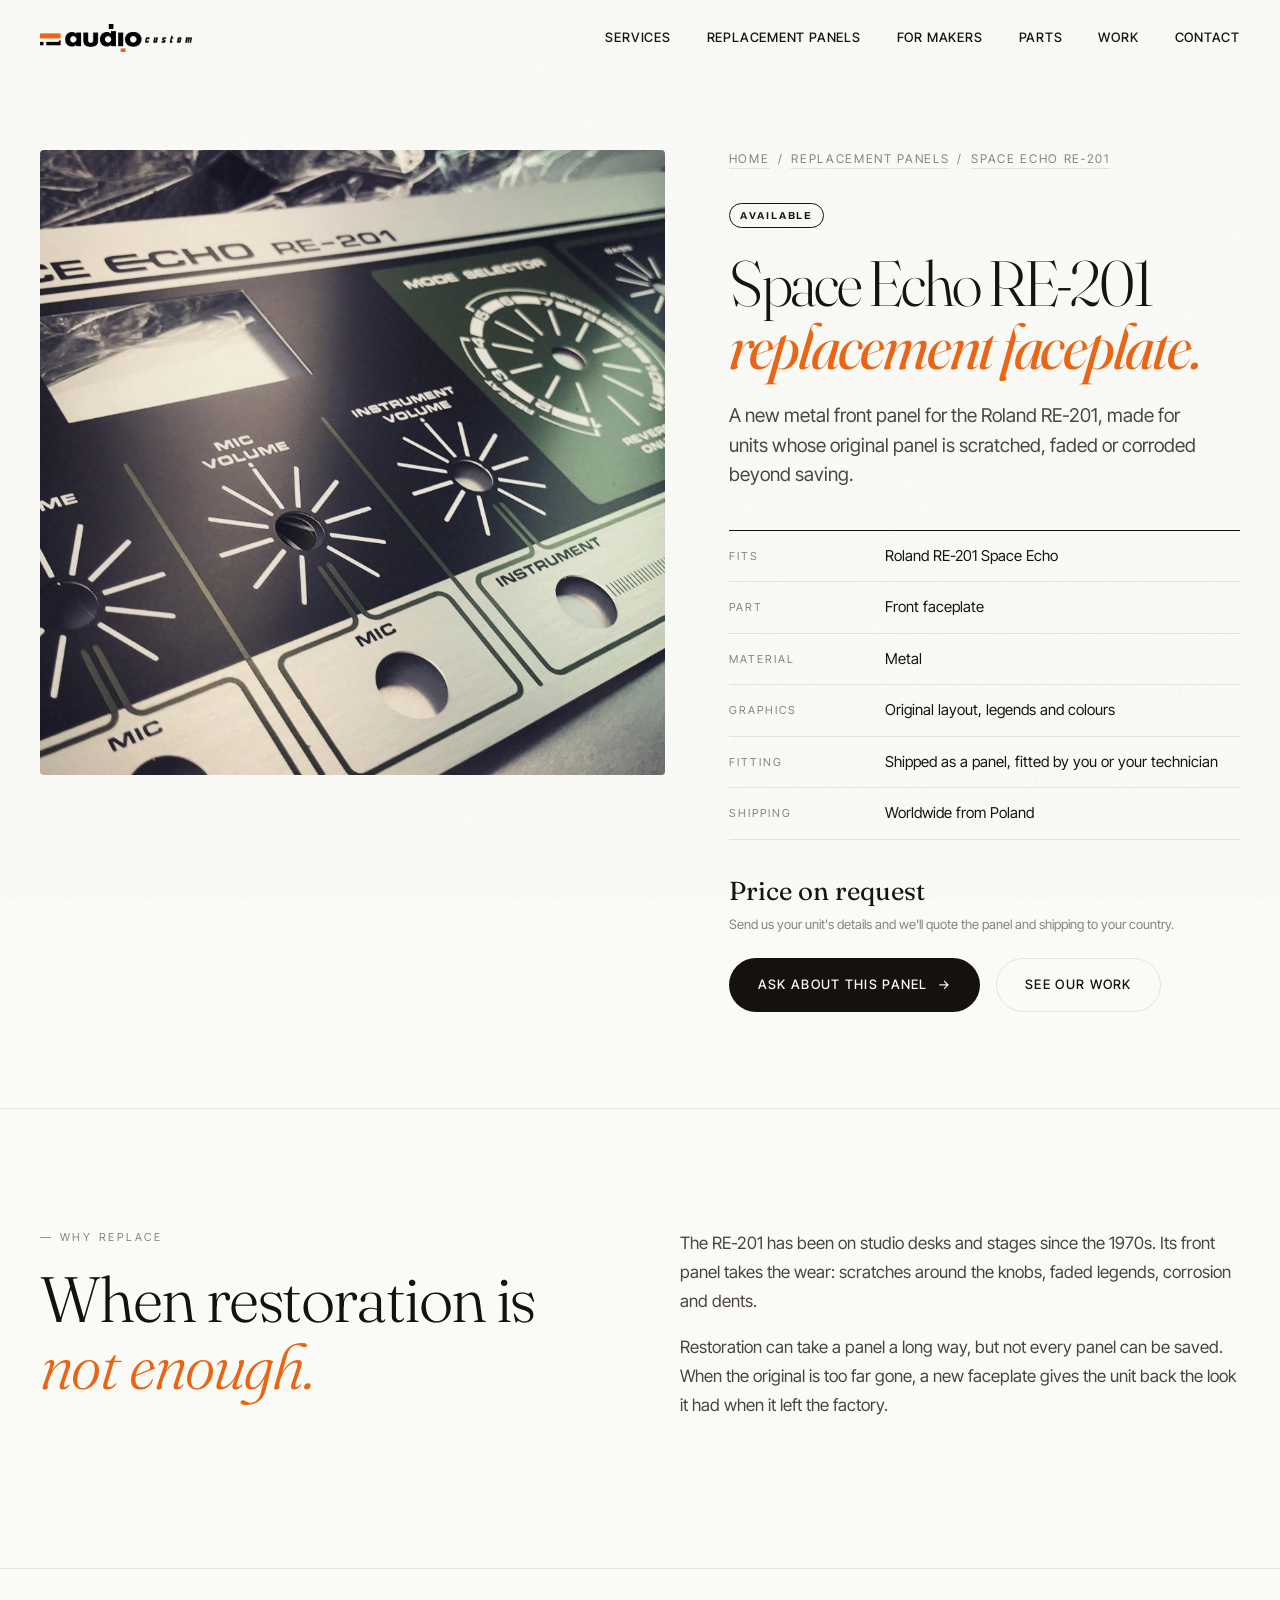
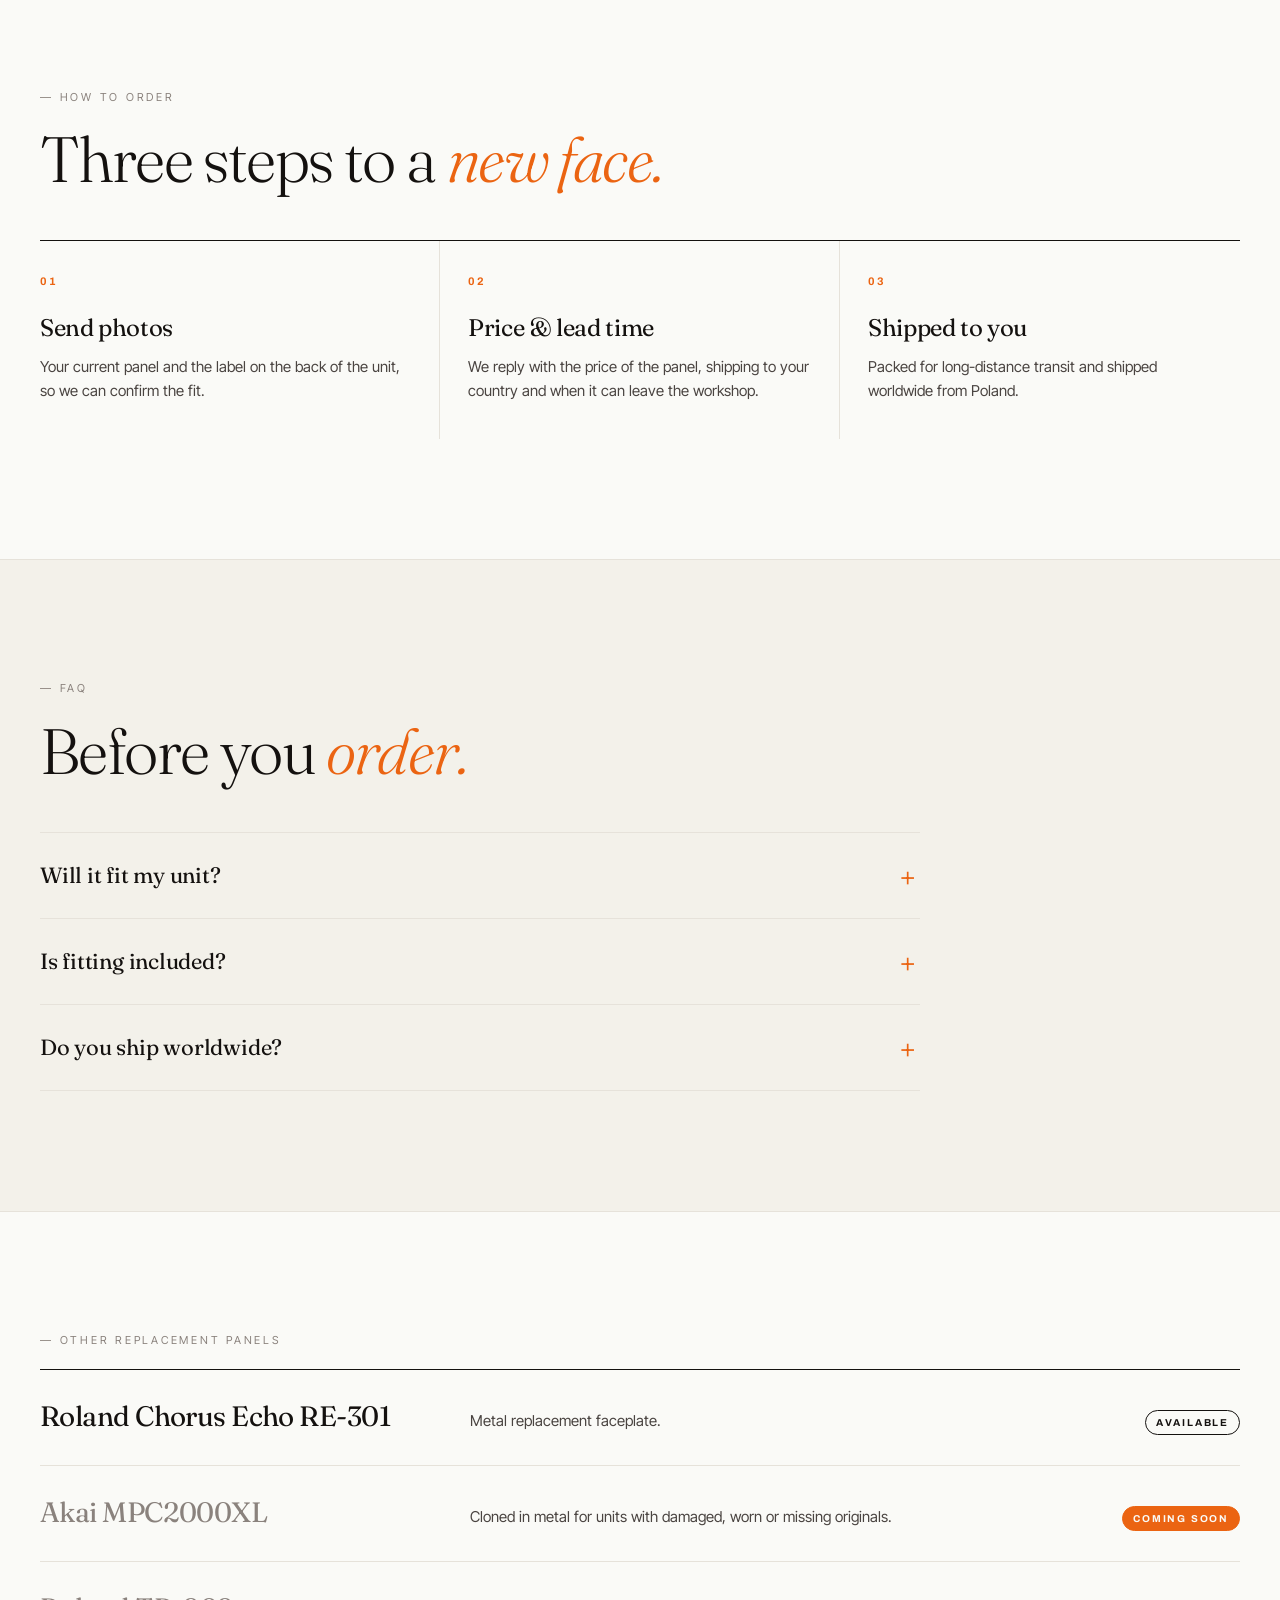
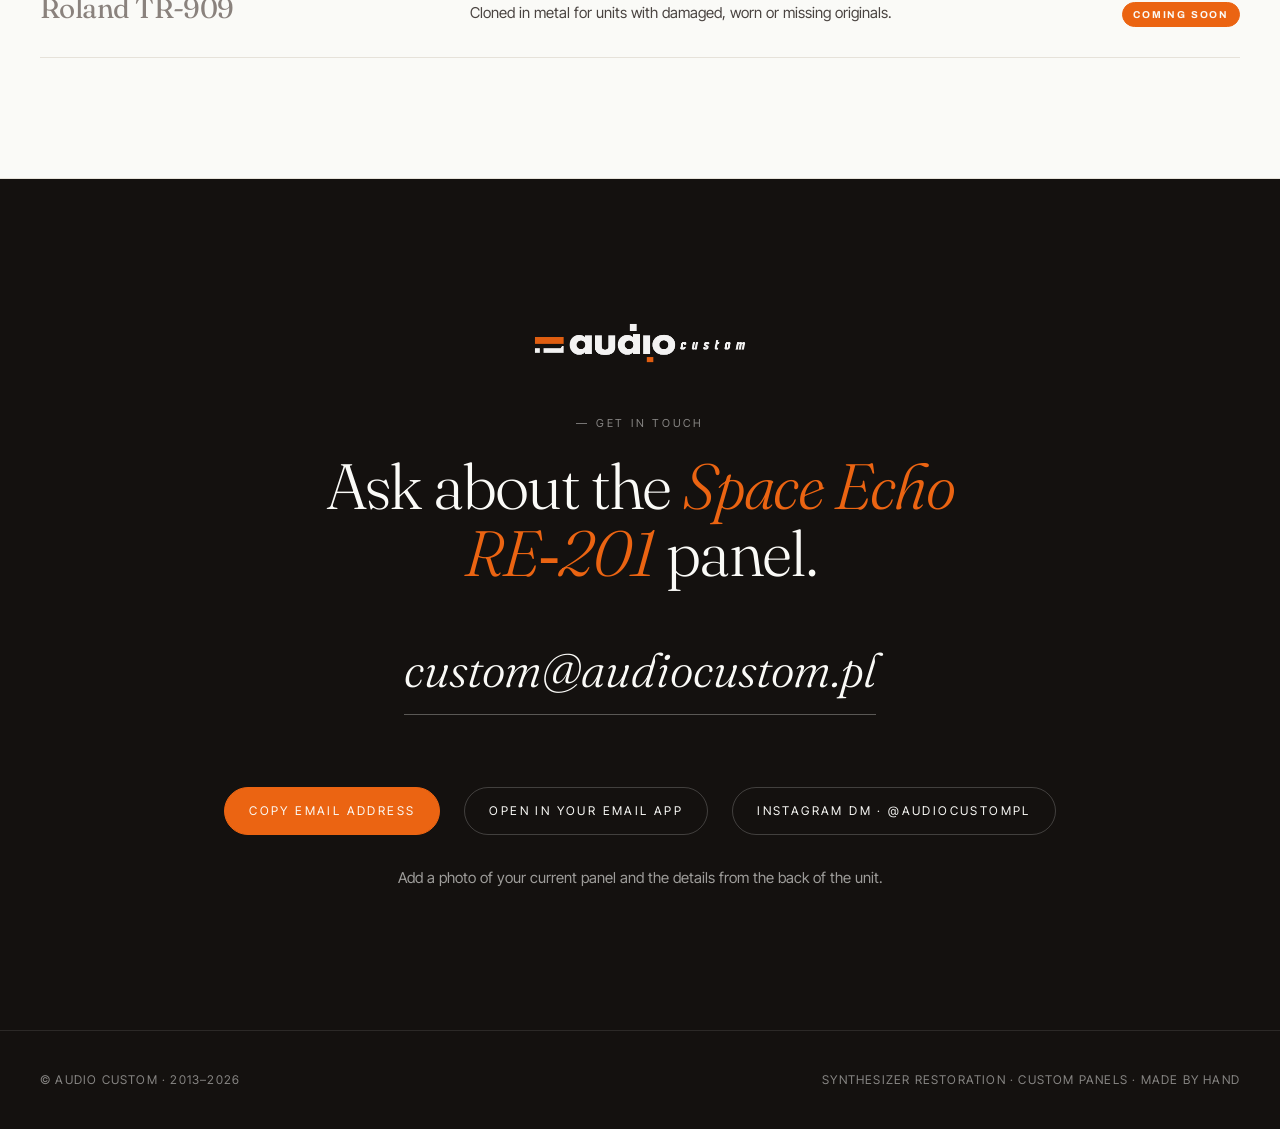
<file: space-echo-re-201-panel/index.html>
<!DOCTYPE html>
<html lang="en">
<head>
<meta charset="UTF-8" />
<meta name="viewport" content="width=device-width, initial-scale=1.0" />
<title>Roland Space Echo RE-201 Replacement Panel | Audio Custom</title>
<meta name="description" content="New metal replacement faceplate for the Roland Space Echo RE-201 tape echo, with the original layout and legends. Made in Poland, shipped worldwide." />
<meta name="robots" content="index, follow, max-image-preview:large" />
<link rel="canonical" href="https://audiocustom.pl/space-echo-re-201-panel/" />
<meta property="og:type" content="website" />
<meta property="og:url" content="https://audiocustom.pl/space-echo-re-201-panel/" />
<meta property="og:title" content="Roland Space Echo RE-201 Replacement Panel | Audio Custom" />
<meta property="og:description" content="New metal replacement faceplate for the Roland Space Echo RE-201 tape echo, with the original layout and legends. Made in Poland, shipped worldwide." />
<meta property="og:image" content="https://audiocustom.pl/og-image.jpg" />
<meta property="og:site_name" content="Audio Custom" />
<meta name="twitter:card" content="summary_large_image" />
<link rel="icon" type="image/png" sizes="32x32" href="/favicon-32.png" />
<link rel="icon" type="image/png" sizes="16x16" href="/favicon-16.png" />
<link rel="apple-touch-icon" sizes="180x180" href="/apple-touch-icon.png" />
<meta name="theme-color" content="#14110f" />
<script type="application/ld+json">
{
  "@context": "https://schema.org",
  "@type": "Product",
  "name": "Roland Space Echo RE-201 replacement faceplate",
  "description": "New metal replacement faceplate for the Roland Space Echo RE-201 tape echo, with the original layout and legends. Made in Poland, shipped worldwide.",
  "image": [
    "https://audiocustom.pl/replacement-re201.jpg"
  ],
  "brand": {
    "@type": "Brand",
    "name": "Audio Custom"
  },
  "isAccessoryOrSparePartFor": {
    "@type": "Product",
    "name": "Roland Space Echo RE-201"
  },
  "url": "https://audiocustom.pl/space-echo-re-201-panel/"
}
</script>
<script type="application/ld+json">
{
  "@context": "https://schema.org",
  "@type": "BreadcrumbList",
  "itemListElement": [
    {
      "@type": "ListItem",
      "position": 1,
      "name": "Home",
      "item": "https://audiocustom.pl/"
    },
    {
      "@type": "ListItem",
      "position": 2,
      "name": "Replacement panels",
      "item": "https://audiocustom.pl/#replacement"
    },
    {
      "@type": "ListItem",
      "position": 3,
      "name": "Space Echo RE-201",
      "item": "https://audiocustom.pl/space-echo-re-201-panel/"
    }
  ]
}
</script>
<script type="application/ld+json">
{
  "@context": "https://schema.org",
  "@type": "FAQPage",
  "mainEntity": [
    {
      "@type": "Question",
      "name": "Will it fit my unit?",
      "acceptedAnswer": {
        "@type": "Answer",
        "text": "Send us a photo of your current panel and the details from the back of the unit. We'll confirm the fit before you order."
      }
    },
    {
      "@type": "Question",
      "name": "Is fitting included?",
      "acceptedAnswer": {
        "@type": "Answer",
        "text": "The panel ships on its own. Fitting it means opening the unit, so we recommend a technician if you're not comfortable doing that yourself."
      }
    },
    {
      "@type": "Question",
      "name": "Do you ship worldwide?",
      "acceptedAnswer": {
        "@type": "Answer",
        "text": "Yes. About 99% of our work goes abroad. Panels are packed for long-distance transit."
      }
    }
  ]
}
</script>
<link rel="preconnect" href="https://fonts.googleapis.com">
<link rel="preconnect" href="https://fonts.gstatic.com" crossorigin>
<link href="https://fonts.googleapis.com/css2?family=Fraunces:ital,opsz,wght@0,9..144,300;0,9..144,400;0,9..144,500;0,9..144,600;1,9..144,400&family=Inter+Tight:wght@300;400;500;600&family=Archivo:wght@500;700;900&display=swap" rel="stylesheet">
<link rel="stylesheet" href="/site.css" />
</head>
<body>
<nav id="nav">
  <a href="/" class="logo" aria-label="Audio Custom home"><img src="/logo.png" alt="Audio Custom" width="1662" height="306" /></a>
  <button type="button" class="menu-toggle" aria-expanded="false" aria-controls="nav-links">Menu</button>
  <div class="nav-links" id="nav-links">
    <a href="/#services">Services</a>
    <a href="/#replacement">Replacement panels</a>
    <a href="/makers/">For makers</a>
    <a href="/parts/">Parts</a>
    <a href="/#gallery">Work</a>
    <a href="#contact">Contact</a>
  </div>
</nav>

<main>
<header class="product">
  <div class="product-gallery">
    <div class="pg-main"><img src="/replacement-re201.jpg" alt="New metal replacement faceplate for the Roland Space Echo RE-201" width="894" height="901" fetchpriority="high" /></div>
    
  </div>
  <div class="product-info">
    <div class="crumbs" role="navigation" aria-label="Breadcrumb"><a href="/">Home</a><span>/</span><a href="/#replacement">Replacement panels</a><span>/</span><a href="/space-echo-re-201-panel/">Space Echo RE&#8209;201</a></div>
    <span class="card-status">Available</span>
    <h1>Space Echo RE&#8209;201 <em>replacement faceplate.</em></h1>
    <p class="lead">A new metal front panel for the Roland RE-201, made for units whose original panel is scratched, faded or corroded beyond saving.</p>
    <dl class="spec">
        <div><dt>Fits</dt><dd>Roland RE-201 Space Echo</dd></div>
        <div><dt>Part</dt><dd>Front faceplate</dd></div>
        <div><dt>Material</dt><dd>Metal</dd></div>
        <div><dt>Graphics</dt><dd>Original layout, legends and colours</dd></div>
        <div><dt>Fitting</dt><dd>Shipped as a panel, fitted by you or your technician</dd></div>
        <div><dt>Shipping</dt><dd>Worldwide from Poland</dd></div>
    </dl>
    <p class="price-line">Price on request<small>Send us your unit's details and we'll quote the panel and shipping to your country.</small></p>
    <div class="cta-row">
      <a href="#contact" class="btn btn-primary">Ask about this panel <span class="arrow">→</span></a>
      <a href="/#gallery" class="btn btn-ghost">See our work</a>
    </div>
  </div>
</header>

<section class="why">
  <div class="split">
    <div>
      <div class="section-label">— Why replace</div>
      <h2>When restoration is <em>not enough.</em></h2>
    </div>
    <div class="prose">
      <p>The RE-201 has been on studio desks and stages since the 1970s. Its front panel takes the wear: scratches around the knobs, faded legends, corrosion and dents.</p>
      <p>Restoration can take a panel a long way, but not every panel can be saved. When the original is too far gone, a new faceplate gives the unit back the look it had when it left the factory.</p>
    </div>
  </div>
</section>

<section class="process">
  <div class="section-label">— How to order</div>
  <h2>Three steps to a <em>new face.</em></h2>
  <div class="card-grid cols-3-even">
    <div class="card"><div class="card-num">01</div><h3>Send photos</h3><p>Your current panel and the label on the back of the unit, so we can confirm the fit.</p></div>
    <div class="card"><div class="card-num">02</div><h3>Price &amp; lead time</h3><p>We reply with the price of the panel, shipping to your country and when it can leave the workshop.</p></div>
    <div class="card"><div class="card-num">03</div><h3>Shipped to you</h3><p>Packed for long-distance transit and shipped worldwide from Poland.</p></div>
  </div>
</section>

<section class="faq">
  <div class="section-label">— FAQ</div>
  <h2>Before you <em>order.</em></h2>
  <div class="faq-list">
    <details>
      <summary>Will it fit my unit?</summary>
      <p>Send us a photo of your current panel and the details from the back of the unit. We'll confirm the fit before you order.</p>
    </details>
    <details>
      <summary>Is fitting included?</summary>
      <p>The panel ships on its own. Fitting it means opening the unit, so we recommend a technician if you're not comfortable doing that yourself.</p>
    </details>
    <details>
      <summary>Do you ship worldwide?</summary>
      <p>Yes. About 99% of our work goes abroad. Panels are packed for long-distance transit.</p>
    </details>
  </div>
</section>

<section class="related">
  <div class="section-label">— Other replacement panels</div>
  <div class="rep-list">
    <div class="rep-row">
      <h3><a href="/chorus-echo-re-301-panel/">Roland Chorus Echo RE&#8209;301</a></h3>
      <p>Metal replacement faceplate.</p>
      <span class="card-status">Available</span>
    </div>
    <div class="rep-row soon">
      <h3>Akai MPC2000XL</h3>
      <p>Cloned in metal for units with damaged, worn or missing originals.</p>
      <span class="card-status status-soon">Coming soon</span>
    </div>
    <div class="rep-row soon">
      <h3>Roland TR&#8209;909</h3>
      <p>Cloned in metal for units with damaged, worn or missing originals.</p>
      <span class="card-status status-soon">Coming soon</span>
    </div>
  </div>
</section>
</main>

<section class="contact" id="contact">
  <div class="contact-logo"><img src="/logo-light.png" alt="Audio Custom" width="1739" height="385" /></div>
  <div class="section-label">— Get in touch</div>
  <h2>Ask about the <em>Space Echo RE&#8209;201</em> panel.</h2>
  <a class="contact-email" href="mailto:custom@audiocustom.pl?subject=Space%20Echo%20RE-201%20panel%20inquiry">custom@audiocustom.pl</a>
  <div class="socials">
    <button type="button" class="copy-email" data-email="custom@audiocustom.pl">Copy email address</button>
    <a href="mailto:custom@audiocustom.pl?subject=Space%20Echo%20RE-201%20panel%20inquiry">Open in your email app</a>
    <a href="https://instagram.com/audiocustompl" target="_blank" rel="noopener">Instagram DM · @audiocustompl</a>
  </div>
  <p class="contact-hint">Add a photo of your current panel and the details from the back of the unit.</p>
</section>
<footer>
  <div>© Audio Custom · 2013–2026</div>
  <div>Synthesizer restoration · Custom panels · Made by hand</div>
</footer>
<script src="/site.js" defer></script>
</body>
</html>
</file>
<file: site.css>
:root {
  --bg: #fafaf7;
  --bg-warm: #f3f1ea;
  --ink: #14110f;
  --ink-soft: #4a4441;
  --ink-mute: #8a827d;
  --line: #e6e2da;
  --accent: #eb6412; /* brand orange */
  --accent-dark: #c84e08;
  --serif: 'Fraunces', 'Times New Roman', serif;
  --sans: 'Inter Tight', system-ui, sans-serif;
  --display: 'Archivo', 'Inter Tight', sans-serif;
}

* { box-sizing: border-box; margin: 0; padding: 0; }

html { scroll-behavior: smooth; }

body {
  font-family: var(--sans);
  background: var(--bg);
  color: var(--ink);
  line-height: 1.5;
  font-weight: 400;
  -webkit-font-smoothing: antialiased;
  overflow-x: hidden;
}

img { max-width: 100%; height: auto; display: block; }

a { color: inherit; text-decoration: none; }

/* Subtle grain overlay */
body::before {
  content: '';
  position: fixed;
  inset: 0;
  pointer-events: none;
  opacity: 0.035;
  z-index: 100;
  background-image: url("data:image/svg+xml,%3Csvg viewBox='0 0 200 200' xmlns='http://www.w3.org/2000/svg'%3E%3Cfilter id='n'%3E%3CfeTurbulence type='fractalNoise' baseFrequency='0.9' numOctaves='3'/%3E%3C/filter%3E%3Crect width='100%25' height='100%25' filter='url(%23n)'/%3E%3C/svg%3E");
}

/* === NAV === */
nav {
  position: fixed;
  top: 0; left: 0; right: 0;
  padding: 24px 40px;
  display: flex;
  justify-content: space-between;
  align-items: center;
  z-index: 50;
  backdrop-filter: blur(8px);
  background: rgba(250, 250, 247, 0.75);
  border-bottom: 1px solid transparent;
  transition: border-color 0.3s ease;
}
nav.scrolled { border-bottom-color: var(--line); }

.logo {
  display: flex;
  align-items: center;
  height: 28px;
}
.logo img {
  height: 100%;
  width: auto;
  display: block;
}

.nav-links {
  display: flex;
  gap: 36px;
  font-size: 13px;
  letter-spacing: 0.06em;
  text-transform: uppercase;
  font-weight: 500;
}
.nav-links a { position: relative; transition: color 0.2s; }
.nav-links a:hover { color: var(--accent); }

/* === HERO === */
.hero {
  min-height: 100vh;
  padding: 140px 40px 80px;
  display: grid;
  grid-template-columns: 1.1fr 0.9fr;
  gap: 60px;
  align-items: center;
  position: relative;
}

.hero-text { position: relative; z-index: 2; }

.eyebrow {
  font-size: 12px;
  letter-spacing: 0.2em;
  text-transform: uppercase;
  color: var(--ink-mute);
  margin-bottom: 32px;
  display: flex;
  align-items: center;
  gap: 12px;
  animation: fadeUp 0.9s ease 0.1s both;
}
.eyebrow::before {
  content: '';
  width: 32px;
  height: 1px;
  background: var(--ink-mute);
}

h1 {
  font-family: var(--serif);
  font-weight: 300;
  font-size: clamp(48px, 7vw, 96px);
  line-height: 0.98;
  letter-spacing: -0.035em;
  margin-bottom: 32px;
  font-variation-settings: "opsz" 144;
  animation: fadeUp 1s ease 0.2s both;
}
h1 em {
  font-style: italic;
  font-weight: 400;
  color: var(--accent);
}

.lead {
  font-size: 19px;
  line-height: 1.55;
  color: var(--ink-soft);
  max-width: 480px;
  margin-bottom: 40px;
  animation: fadeUp 1s ease 0.35s both;
}

.cta-row {
  display: flex;
  gap: 16px;
  flex-wrap: wrap;
  animation: fadeUp 1s ease 0.5s both;
}

.btn {
  display: inline-flex;
  align-items: center;
  gap: 10px;
  padding: 16px 28px;
  font-size: 13px;
  letter-spacing: 0.1em;
  text-transform: uppercase;
  font-weight: 500;
  border-radius: 999px;
  transition: all 0.25s ease;
  border: 1px solid transparent;
}
.btn-primary {
  background: var(--ink);
  color: var(--bg);
}
.btn-primary:hover {
  background: var(--accent);
  transform: translateY(-2px);
}
.btn-ghost {
  border-color: var(--line);
  color: var(--ink);
}
.btn-ghost:hover {
  border-color: var(--ink);
  transform: translateY(-2px);
}
.btn .arrow {
  transition: transform 0.25s ease;
}
.btn:hover .arrow { transform: translateX(4px); }

/* === HERO IMAGE === */
.hero-image {
  position: relative;
  aspect-ratio: 1 / 1;
  animation: fadeIn 1.2s ease 0.4s both;
}
.hero-image img {
  width: 100%;
  height: 100%;
  object-fit: cover;
  border-radius: 4px;
}
.hero-image .placeholder {
  width: 100%;
  height: 100%;
  background: var(--bg-warm);
  border-radius: 4px;
  display: flex;
  align-items: center;
  justify-content: center;
  color: var(--ink-mute);
  font-family: var(--serif);
  font-style: italic;
  font-size: 14px;
  text-align: center;
  padding: 20px;
  border: 1px solid var(--line);
}
.hero-image::after {
  content: 'EST · 2013';
  position: absolute;
  bottom: -16px;
  left: -16px;
  background: var(--ink);
  color: var(--bg);
  padding: 10px 16px;
  font-family: var(--display);
  font-weight: 700;
  font-size: 11px;
  letter-spacing: 0.2em;
  border-radius: 999px;
}
.hero-image::before {
  content: '';
  position: absolute;
  top: -12px;
  right: 24px;
  width: 80px;
  height: 16px;
  background: var(--accent);
  z-index: 1;
}

/* === SECTION BASE === */
section { padding: 120px 40px; position: relative; }

.section-label {
  font-size: 11px;
  letter-spacing: 0.25em;
  text-transform: uppercase;
  color: var(--ink-mute);
  margin-bottom: 20px;
}

h2 {
  font-family: var(--serif);
  font-weight: 300;
  font-size: clamp(36px, 5vw, 64px);
  line-height: 1.05;
  letter-spacing: -0.025em;
  margin-bottom: 48px;
  max-width: 800px;
}
h2 em { font-style: italic; color: var(--accent); }

/* === ABOUT === */
.about {
  border-top: 1px solid var(--line);
  background: var(--bg-warm);
}
.about-grid {
  display: grid;
  grid-template-columns: 1fr 1fr;
  gap: 80px;
  align-items: start;
}
.about p {
  font-size: 17px;
  line-height: 1.7;
  color: var(--ink-soft);
  margin-bottom: 20px;
}
.about p.first {
  font-family: var(--serif);
  font-size: 24px;
  line-height: 1.4;
  color: var(--ink);
  font-weight: 300;
  margin-bottom: 28px;
}
.about p.first::first-letter {
  font-size: 64px;
  float: left;
  line-height: 0.85;
  margin: 6px 8px 0 0;
  color: var(--accent);
  font-weight: 400;
}

.stats {
  display: grid;
  grid-template-columns: repeat(3, 1fr);
  gap: 32px;
  margin-top: 48px;
  padding-top: 40px;
  border-top: 1px solid var(--line);
}
.stat-num {
  font-family: var(--serif);
  font-size: 56px;
  font-weight: 300;
  line-height: 1;
  margin-bottom: 8px;
  letter-spacing: -0.02em;
}
.stat-label {
  font-size: 12px;
  letter-spacing: 0.15em;
  text-transform: uppercase;
  color: var(--ink-mute);
}

/* === SERVICES === */
.services-list {
  display: grid;
  grid-template-columns: 1fr;
  border-top: 1px solid var(--line);
}
.service-item {
  display: grid;
  grid-template-columns: 80px 1fr 2fr;
  gap: 40px;
  padding: 36px 0;
  border-bottom: 1px solid var(--line);
  align-items: baseline;
  transition: padding 0.3s ease;
}
.service-item:hover { padding-left: 16px; }
.service-num {
  font-family: var(--serif);
  font-style: italic;
  color: var(--accent);
  font-size: 18px;
}
.service-name {
  font-family: var(--serif);
  font-size: 28px;
  font-weight: 400;
  letter-spacing: -0.02em;
}
.service-desc {
  color: var(--ink-soft);
  font-size: 15px;
  line-height: 1.6;
}


/* === GALLERY === */
.gallery {
  border-top: 1px solid var(--line);
}
.gallery-grid {
  display: grid;
  grid-template-columns: repeat(12, 1fr);
  gap: 20px;
}
.g-item {
  position: relative;
  overflow: hidden;
  border-radius: 4px;
  background: var(--bg-warm);
}
.g-item img, .g-item .placeholder {
  width: 100%;
  height: 100%;
  object-fit: cover;
  transition: transform 0.6s ease;
}
.g-item:hover img { transform: scale(1.04); }
.g-item .placeholder {
  display: flex;
  align-items: center;
  justify-content: center;
  color: var(--ink-mute);
  font-family: var(--serif);
  font-style: italic;
  font-size: 13px;
  text-align: center;
  padding: 20px;
  min-height: 100%;
}
.g-1 { grid-column: span 8; aspect-ratio: 1/1; }
.g-2 { grid-column: span 4; aspect-ratio: 3/4; }
.g-3 { grid-column: span 4; aspect-ratio: 1/1; }
.g-4 { grid-column: span 4; aspect-ratio: 1/1; }
.g-5 { grid-column: span 4; aspect-ratio: 1/1; }
.g-6 { grid-column: span 5; aspect-ratio: 4/5; }
.g-7 { grid-column: span 7; aspect-ratio: 1/1; }

/* === CONTACT === */
.contact {
  border-top: 1px solid var(--line);
  background: var(--ink);
  color: var(--bg);
  text-align: center;
  padding: 140px 40px;
}
.contact-logo {
  max-width: 220px;
  margin: 0 auto 48px;
  opacity: 0.95;
}
.contact-logo img { width: 100%; }
.contact .section-label { color: rgba(250,250,247,0.5); }
.contact h2 {
  margin: 0 auto 48px;
  color: var(--bg);
}
.contact-email {
  display: inline-block;
  font-family: var(--serif);
  font-size: clamp(28px, 4vw, 48px);
  font-style: italic;
  font-weight: 300;
  color: var(--bg);
  border-bottom: 1px solid rgba(250,250,247,0.3);
  padding-bottom: 8px;
  margin-bottom: 48px;
  transition: all 0.3s ease;
}
.contact-email:hover {
  color: var(--accent);
  border-bottom-color: var(--accent);
}
.socials {
  display: flex;
  gap: 24px;
  justify-content: center;
  margin-top: 24px;
}
.socials a {
  font-size: 12px;
  letter-spacing: 0.2em;
  text-transform: uppercase;
  padding: 14px 24px;
  border: 1px solid rgba(250,250,247,0.2);
  border-radius: 999px;
  transition: all 0.25s;
}
.socials .copy-email {
  font: inherit;
  font-size: 12px;
  letter-spacing: 0.2em;
  text-transform: uppercase;
  padding: 14px 24px;
  border-radius: 999px;
  border: 1px solid var(--accent);
  background: var(--accent);
  color: var(--bg);
  cursor: pointer;
  transition: all 0.25s;
}
.socials .copy-email:hover { background: var(--accent-dark); border-color: var(--accent-dark); }
.socials a:focus-visible, .socials .copy-email:focus-visible { outline: 2px solid var(--accent); outline-offset: 3px; }
.socials { flex-wrap: wrap; }
.contact-email { user-select: all; }
.contact-hint {
  margin-top: 32px;
  font-size: 15px;
  color: rgba(250,250,247,0.6);
}
.socials a:hover {
  background: var(--bg);
  color: var(--ink);
}

/* === FOOTER === */
footer {
  padding: 40px;
  background: var(--ink);
  color: rgba(250,250,247,0.5);
  border-top: 1px solid rgba(250,250,247,0.1);
  display: flex;
  justify-content: space-between;
  align-items: center;
  font-size: 12px;
  letter-spacing: 0.1em;
  text-transform: uppercase;
  flex-wrap: wrap;
  gap: 16px;
}

.service-desc a { color: var(--ink); border-bottom: 1px solid var(--accent); }
.service-desc a:hover { color: var(--accent); }
.tag-new {
  display: inline-block;
  margin-left: 10px;
  padding: 3px 9px;
  font-family: var(--display);
  font-size: 10px;
  font-weight: 700;
  letter-spacing: 0.18em;
  vertical-align: middle;
  background: var(--accent);
  color: var(--bg);
  border-radius: 999px;
}

/* === MAKERS + PARTS (card grids) === */
.replacement, .makers, .parts { border-top: 1px solid var(--line); }
.replacement { background: var(--bg-warm); }
.parts { background: var(--bg); }
.intro {
  font-size: 19px;
  line-height: 1.6;
  color: var(--ink-soft);
  max-width: 640px;
  margin: -16px 0 56px;
}
.card-grid {
  display: grid;
  grid-template-columns: repeat(4, 1fr);
  border-top: 1px solid var(--ink);
}
.card {
  padding: 32px 28px 36px 0;
  border-right: 1px solid var(--line);
}
.card + .card { padding-left: 28px; }
.card:last-child { border-right: 0; }
.card-num {
  font-family: var(--display);
  font-weight: 700;
  font-size: 11px;
  letter-spacing: 0.2em;
  color: var(--accent);
  margin-bottom: 24px;
}
.card-status {
  display: inline-block;
  font-family: var(--display);
  font-weight: 700;
  font-size: 10px;
  letter-spacing: 0.18em;
  text-transform: uppercase;
  padding: 4px 10px;
  border: 1px solid var(--ink);
  border-radius: 999px;
  margin-bottom: 24px;
}
.card-status.status-soon { background: var(--accent); border-color: var(--accent); color: var(--bg); }
.rep-photos, .photo-row {
  display: grid;
  grid-template-columns: 1fr 1fr;
  gap: 20px;
  margin-bottom: 56px;
}
.photo-row.cols-3 { grid-template-columns: repeat(3, 1fr); }
.card-grid.cols-5 { grid-template-columns: repeat(5, 1fr); }
.rep-photos figure, .photo-row figure { margin: 0; }
.rep-photos img, .photo-row img {
  width: 100%;
  aspect-ratio: 1 / 1;
  height: auto;
  object-fit: cover;
  border-radius: 4px;
  background: var(--line);
}
.photo-row.cols-3 img { aspect-ratio: 4 / 5; }
figcaption {
  margin-top: 12px;
  font-size: 12px;
  letter-spacing: 0.12em;
  text-transform: uppercase;
  color: var(--ink-mute);
}
.rep-list { border-top: 1px solid var(--ink); }
.rep-row {
  display: grid;
  grid-template-columns: minmax(0, 1.3fr) minmax(0, 2fr) 130px;
  gap: 40px;
  align-items: baseline;
  padding: 30px 0;
  border-bottom: 1px solid var(--line);
  transition: padding 0.3s ease;
}
.rep-row:hover { padding-left: 16px; }
.rep-row h3 {
  font-family: var(--serif);
  font-weight: 400;
  font-size: 28px;
  letter-spacing: -0.02em;
  line-height: 1.15;
}
.rep-row.soon h3 { color: var(--ink-mute); }
.rep-row p { color: var(--ink-soft); font-size: 15px; line-height: 1.6; }
.rep-row .card-status { margin: 0; justify-self: end; white-space: nowrap; }
.card h3 {
  font-family: var(--serif);
  font-weight: 400;
  font-size: 24px;
  letter-spacing: -0.015em;
  line-height: 1.15;
  margin-bottom: 14px;
}
.card p { font-size: 15px; line-height: 1.6; color: var(--ink-soft); }
.note-line {
  margin-top: 48px;
  font-family: var(--serif);
  font-style: italic;
  font-size: 20px;
  color: var(--ink);
}
.note-line a { border-bottom: 1px solid var(--accent); }
.note-line a:hover { color: var(--accent); }

/* === PROCESS === */
.process { border-top: 1px solid var(--line); }

/* === FAQ === */
.faq { border-top: 1px solid var(--line); background: var(--bg-warm); }
.faq-list { max-width: 880px; border-top: 1px solid var(--line); }
.faq-list details { border-bottom: 1px solid var(--line); }
.faq-list summary {
  list-style: none;
  cursor: pointer;
  padding: 26px 48px 26px 0;
  position: relative;
  font-family: var(--serif);
  font-size: 22px;
  letter-spacing: -0.01em;
}
.faq-list summary::-webkit-details-marker { display: none; }
.faq-list summary::after {
  content: '+';
  position: absolute;
  right: 4px;
  top: 22px;
  font-family: var(--sans);
  font-weight: 300;
  font-size: 28px;
  color: var(--accent);
  transition: transform 0.25s ease;
}
.faq-list details[open] summary::after { transform: rotate(45deg); }
.faq-list summary:focus-visible { outline: 2px solid var(--accent); outline-offset: 4px; }
.faq-list p a { border-bottom: 1px solid var(--accent); }
.faq-list p a:hover { color: var(--accent); }
.faq-list p {
  padding: 0 48px 28px 0;
  font-size: 16px;
  line-height: 1.7;
  color: var(--ink-soft);
  max-width: 720px;
}

/* === ANIMATIONS === */
@keyframes fadeUp {
  from { opacity: 0; transform: translateY(24px); }
  to { opacity: 1; transform: translateY(0); }
}
@keyframes fadeIn {
  from { opacity: 0; }
  to { opacity: 1; }
}

/* === RESPONSIVE === */
@media (max-width: 900px) {
  nav { padding: 18px 24px; }
  .logo { height: 22px; }
  .nav-links { display: none; }
  .hero {
    grid-template-columns: 1fr;
    padding: 120px 24px 60px;
    gap: 40px;
  }
  section { padding: 80px 24px; }
  .about-grid { grid-template-columns: 1fr; gap: 32px; }
  .service-item {
    grid-template-columns: 40px 1fr;
    gap: 16px;
  }
  .service-desc { grid-column: 2; }
  .gallery-grid { grid-template-columns: 1fr 1fr; }
  .g-1, .g-6 { grid-column: span 2; aspect-ratio: 4/3; }
  .g-2, .g-3, .g-4, .g-5, .g-7 { grid-column: span 1; aspect-ratio: 1/1; }
  .contact { padding: 80px 24px; }
  footer { padding: 24px; flex-direction: column; text-align: center; }
  .stats { grid-template-columns: 1fr; gap: 24px; }
  .stat-num { font-size: 44px; }
  .card-grid, .card-grid.cols-5 { grid-template-columns: 1fr 1fr; }
  .rep-row { grid-template-columns: 1fr auto; gap: 10px 16px; }
  .rep-photos, .photo-row { gap: 12px; margin-bottom: 40px; }
  .photo-row.cols-3 { grid-template-columns: 1fr 1fr; }
  .photo-row.cols-3 figure:last-child { grid-column: 1 / -1; }
  .photo-row.cols-3 figure:last-child img { aspect-ratio: 4 / 3; }
  .rep-row h3 { font-size: 23px; }
  .rep-row p { grid-column: 1 / -1; grid-row: 2; }
  .rep-row .card-status { grid-row: 1; grid-column: 2; align-self: center; }
  .card, .card + .card { padding: 28px 20px 32px 0; border-right: 0; border-bottom: 1px solid var(--line); }
  .card:nth-child(even) { padding-left: 20px; border-left: 1px solid var(--line); }
  .faq-list summary { font-size: 19px; }
}
@media (max-width: 560px) {
  .card-grid, .card-grid.cols-5 { grid-template-columns: 1fr; }
  .rep-photos, .photo-row, .photo-row.cols-3 { grid-template-columns: 1fr; }
  .card:nth-child(even) { padding-left: 0; border-left: 0; }
}
@media (prefers-reduced-motion: reduce) {
  *, *::before, *::after { animation: none !important; transition: none !important; }
  html { scroll-behavior: auto; }
}

/* === MOBILE MENU === */
.menu-toggle {
  display: none;
  font: inherit;
  font-size: 12px;
  letter-spacing: 0.18em;
  text-transform: uppercase;
  background: none;
  border: 1px solid var(--ink);
  border-radius: 999px;
  padding: 10px 16px;
  color: var(--ink);
  cursor: pointer;
}
@media (max-width: 900px) {
  .menu-toggle { display: inline-flex; }
  nav.open .nav-links {
    display: flex;
    flex-direction: column;
    gap: 0;
    position: absolute;
    top: 100%;
    left: 0;
    right: 0;
    background: var(--bg);
    border-bottom: 1px solid var(--line);
    padding: 8px max(24px, env(safe-area-inset-left, 0px)) 16px;
  }
  nav.open .nav-links a { padding: 14px 0; border-bottom: 1px solid var(--line); }
}

/* === ROUTES MAP (home) === */
.routes { border-top: 1px solid var(--line); background: var(--bg); }
.routes-wrap { max-width: 1200px; margin: 0 auto; }
.routes-map { width: 100%; height: auto; display: block; overflow: hidden; }
.routes-map .land { fill: #e8e4dc; }
.routes-map .route {
  fill: none;
  stroke: var(--accent);
  stroke-width: 1.4;
  stroke-linecap: round;
  opacity: 0.85;
  vector-effect: non-scaling-stroke;
}
.routes-map .route.far { stroke-width: 1.6; }
.routes-map .country { fill: var(--accent); fill-opacity: 0.7; stroke: var(--bg); stroke-width: 0.6; }
.routes-map .country.home { fill-opacity: 1; }
.routes-map .dest { fill: var(--ink); }
.routes-map .dest-label, .routes-map .origin-label {
  font-family: var(--sans);
  font-weight: 600;
  font-size: 14px;
  fill: var(--ink);
  paint-order: stroke;
  stroke: var(--bg);
  stroke-width: 4px;
  stroke-linejoin: round;
}
.routes-map .origin-label { font-family: var(--display); font-weight: 900; letter-spacing: 0.04em; text-transform: uppercase; font-size: 13px; }
.routes-map .origin-dot { fill: var(--accent); }
.routes-map .origin-pulse { fill: var(--accent); opacity: 0.35; transform-box: fill-box; transform-origin: center; animation: originPulse 2.4s ease-out infinite; }
@keyframes originPulse { from { transform: scale(1); opacity: 0.4; } to { transform: scale(4); opacity: 0; } }

/* resting state is fully drawn; the animation only runs once JS marks the map ready */
.routes-map.is-ready .route { stroke-dasharray: 1; stroke-dashoffset: 1; }
.routes-map.is-ready .dest, .routes-map.is-ready .country:not(.home) { opacity: 0; }
.routes-map.is-ready.is-drawn .route {
  stroke-dashoffset: 0;
  transition: stroke-dashoffset 1.4s cubic-bezier(.5,0,.2,1) calc(var(--i) * 80ms);
}
.routes-map.is-ready.is-drawn .dest, .routes-map.is-ready.is-drawn .country {
  opacity: 1;
  transition: opacity 0.6s ease calc(var(--i) * 110ms + 0.3s);
}
.regions {
  display: grid;
  grid-template-columns: repeat(4, minmax(0, 1fr));
  gap: 32px;
  margin-top: 48px;
  border-top: 1px solid var(--ink);
  padding-top: 28px;
}
.regions h3 {
  font-family: var(--display);
  font-weight: 700;
  font-size: 11px;
  letter-spacing: 0.2em;
  text-transform: uppercase;
  color: var(--accent);
  margin-bottom: 12px;
}
.regions p { font-family: var(--serif); font-size: 19px; line-height: 1.45; color: var(--ink); }
@media (max-width: 900px) {
  .regions { grid-template-columns: 1fr 1fr; gap: 24px; }
  .routes-map .origin-label { font-size: 24px; }
}

/* === SUBPAGES === */
.page-hero { padding: 150px 40px 80px; border-bottom: 1px solid var(--line); }
.crumbs {
  display: flex;
  flex-wrap: wrap;
  gap: 8px;
  font-size: 12px;
  letter-spacing: 0.14em;
  text-transform: uppercase;
  color: var(--ink-mute);
  margin-bottom: 32px;
}
.crumbs a { border-bottom: 1px solid var(--line); }
.crumbs a:hover { color: var(--accent); border-color: var(--accent); }
.page-hero h1 { font-size: clamp(42px, 6vw, 84px); max-width: 980px; }
.page-hero .lead { max-width: 640px; }

.product {
  display: grid;
  grid-template-columns: 1.1fr 0.9fr;
  gap: 64px;
  padding: 150px 40px 96px;
  align-items: start;
}
.product h1 { font-size: clamp(40px, 5vw, 72px); margin-bottom: 24px; }
.product-gallery { display: grid; gap: 12px; }
.pg-main { border-radius: 4px; overflow: hidden; background: var(--line); aspect-ratio: 1 / 1; }
.pg-main img { width: 100%; height: 100%; object-fit: cover; }
.pg-thumbs { display: flex; flex-wrap: wrap; gap: 10px; }
.pg-thumbs button {
  width: 84px;
  height: 84px;
  padding: 0;
  border: 2px solid transparent;
  border-radius: 4px;
  overflow: hidden;
  background: var(--line);
  cursor: pointer;
}
.pg-thumbs button[aria-pressed="true"] { border-color: var(--accent); }
.pg-thumbs button:focus-visible { outline: 2px solid var(--accent); outline-offset: 2px; }
.pg-thumbs img { width: 100%; height: 100%; object-fit: cover; }
.product-info .card-status { margin-bottom: 24px; }
.spec {
  margin: 32px 0;
  border-top: 1px solid var(--ink);
}
.spec div {
  display: grid;
  grid-template-columns: 140px minmax(0, 1fr);
  gap: 16px;
  padding: 14px 0;
  border-bottom: 1px solid var(--line);
  font-size: 15px;
}
.spec dt { font-size: 11px; letter-spacing: 0.18em; text-transform: uppercase; color: var(--ink-mute); padding-top: 3px; }
.spec dd { color: var(--ink); }
.price-line {
  font-family: var(--serif);
  font-size: 26px;
  margin-bottom: 24px;
}
.price-line small { display: block; font-family: var(--sans); font-size: 13px; color: var(--ink-mute); margin-top: 4px; }
.prose { max-width: 680px; }
.prose p { font-size: 17px; line-height: 1.7; color: var(--ink-soft); margin-bottom: 18px; }
.split { display: grid; grid-template-columns: 1fr 1fr; gap: 80px; align-items: start; }
.related { border-top: 1px solid var(--line); }
.related-list { border-top: 1px solid var(--ink); }

/* case study */
.case {
  display: grid;
  grid-template-columns: 1.2fr 1fr;
  gap: 64px;
  align-items: start;
}
.case figure { margin: 0; }
.case img { border-radius: 4px; width: 100%; }
.case-facts { border-top: 1px solid var(--ink); margin: 28px 0 32px; }
.case-facts div {
  display: grid;
  grid-template-columns: 120px minmax(0, 1fr);
  gap: 16px;
  padding: 14px 0;
  border-bottom: 1px solid var(--line);
  font-size: 15px;
}
.case-facts dt { font-size: 11px; letter-spacing: 0.18em; text-transform: uppercase; color: var(--ink-mute); padding-top: 3px; }
.big-num { font-family: var(--serif); font-size: 44px; line-height: 1; letter-spacing: -0.02em; }
.partner {
  display: grid;
  grid-template-columns: 200px minmax(0, 1fr);
  gap: 40px;
  align-items: start;
  border-top: 1px solid var(--ink);
  padding-top: 32px;
}
.partner-name { font-family: var(--display); font-weight: 900; font-size: 26px; letter-spacing: -0.01em; }
.partner p { font-size: 17px; line-height: 1.7; color: var(--ink-soft); margin-bottom: 16px; max-width: 640px; }
.text-link { border-bottom: 1px solid var(--accent); }
.text-link:hover { color: var(--accent); }
.rep-row h3 a:hover { color: var(--accent); }
.more-link {
  display: inline-block;
  margin-top: 40px;
  font-size: 13px;
  letter-spacing: 0.12em;
  text-transform: uppercase;
  border-bottom: 1px solid var(--accent);
  padding-bottom: 4px;
}
.more-link:hover { color: var(--accent); }

@media (max-width: 900px) {
  .page-hero { padding: 120px 24px 56px; }
  .product { grid-template-columns: 1fr; gap: 40px; padding: 110px 24px 64px; }
  .split, .case { grid-template-columns: 1fr; gap: 40px; }
  .partner { grid-template-columns: 1fr; gap: 16px; }
  .spec div { grid-template-columns: 110px minmax(0, 1fr); }
}
.card-grid.cols-3-even { grid-template-columns: repeat(3, minmax(0, 1fr)); }
.page-hero .card-status { margin-bottom: 24px; }
.why, .case-study, .partner-sec { border-top: 1px solid var(--line); }
.case-study { background: var(--bg-warm); }
@media (max-width: 900px) { .card-grid.cols-3-even { grid-template-columns: 1fr; } }
</file>
